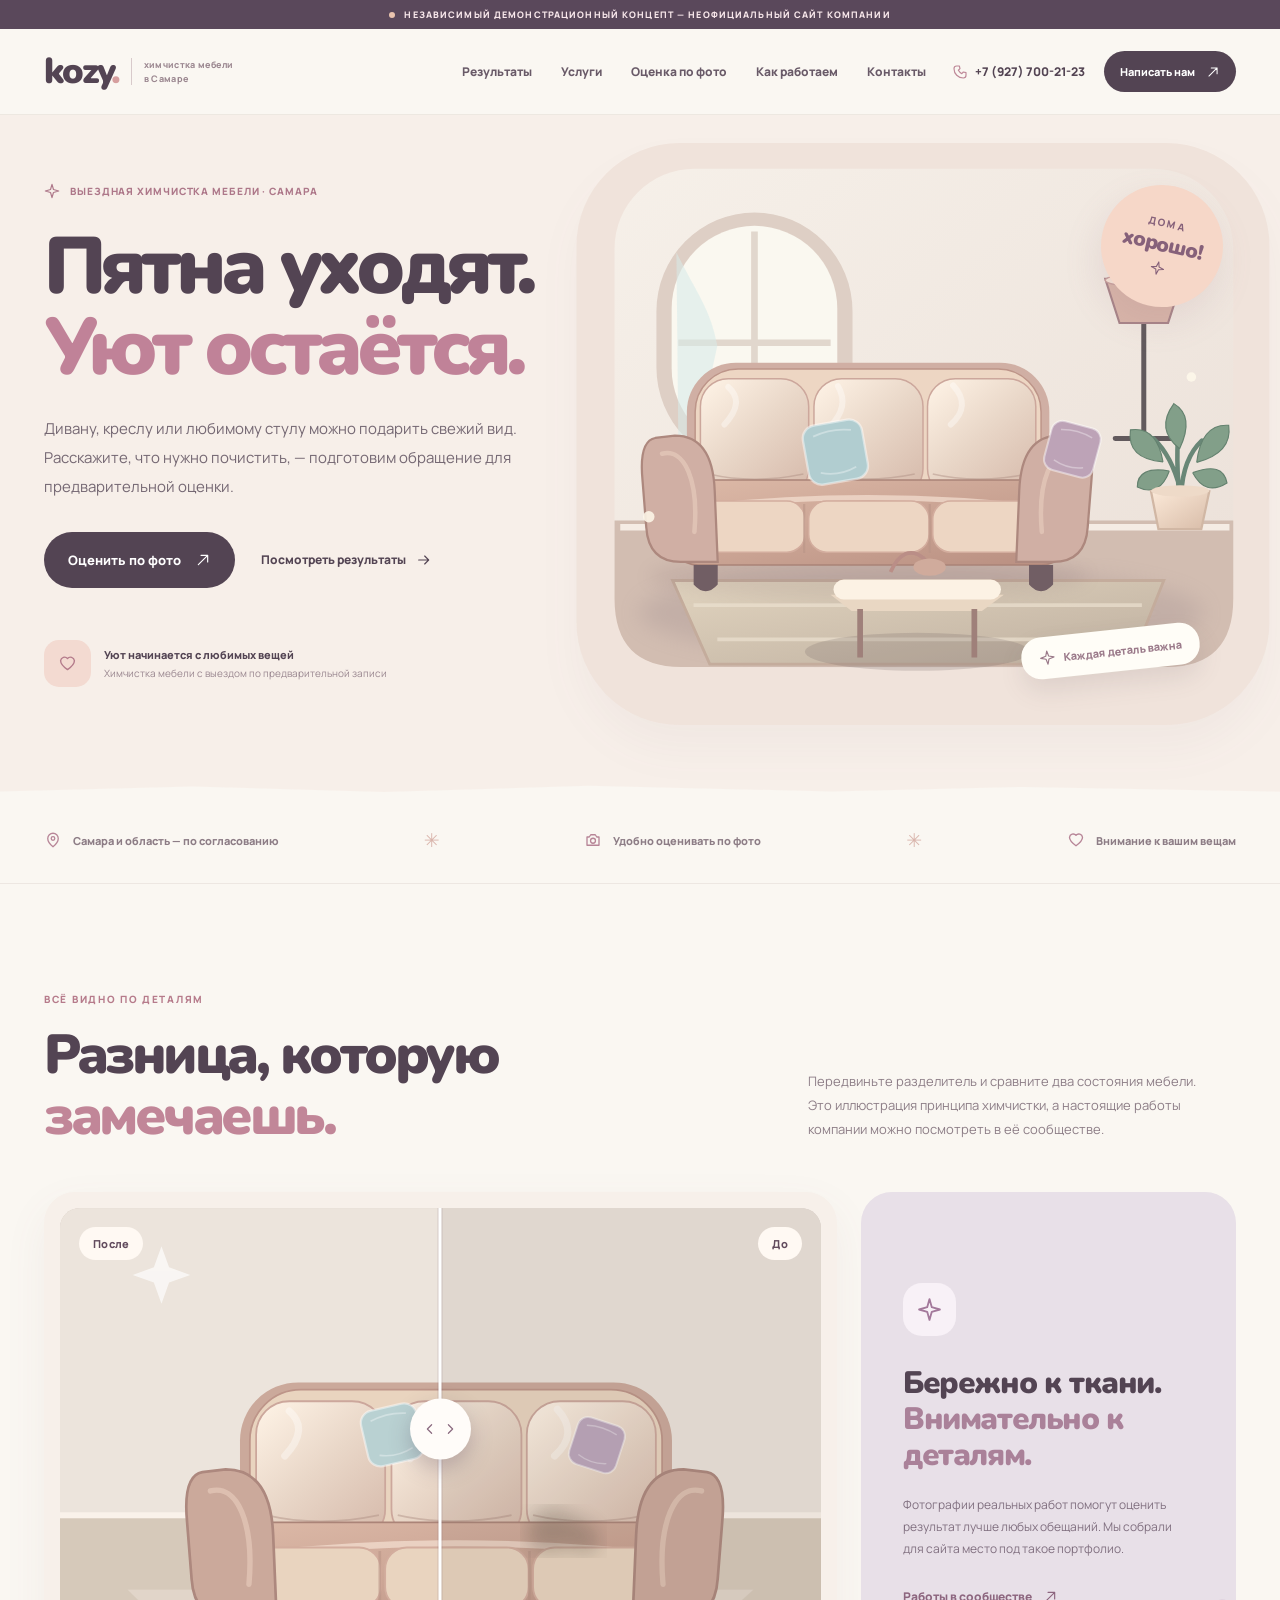
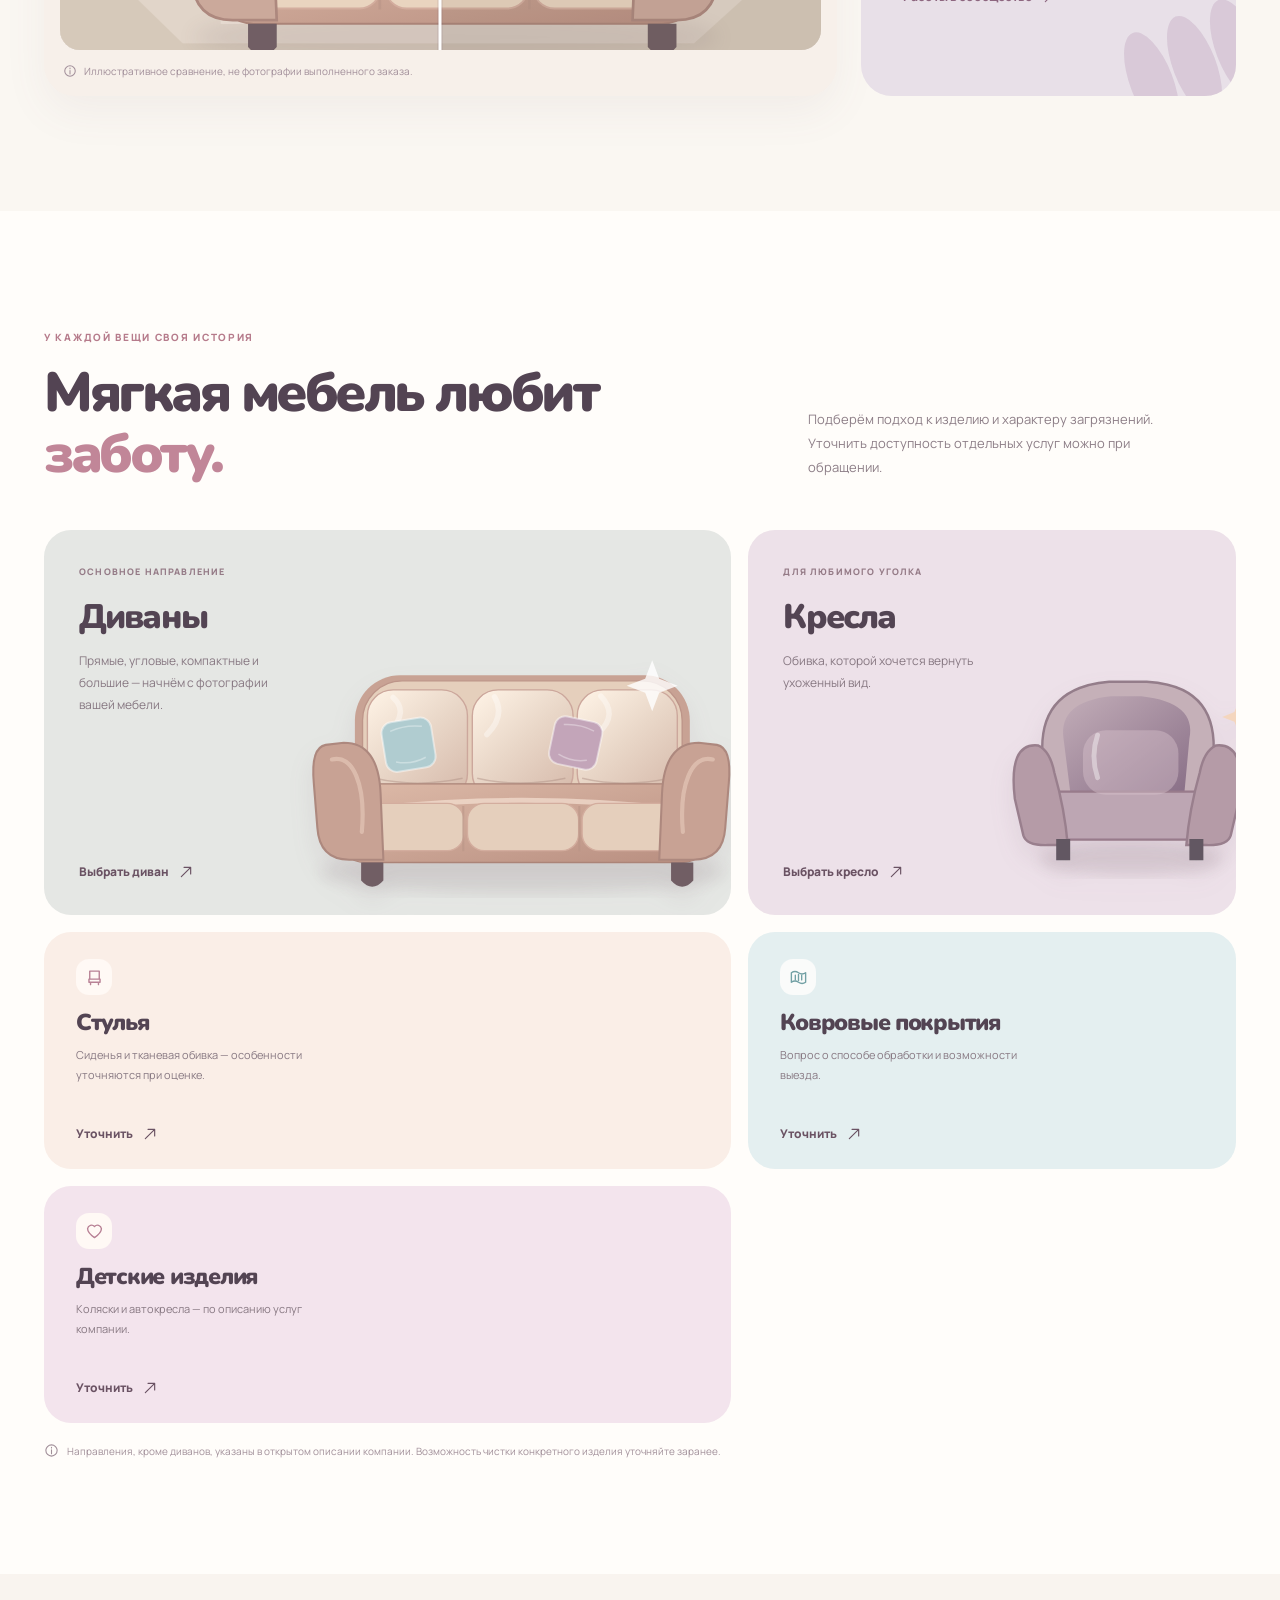
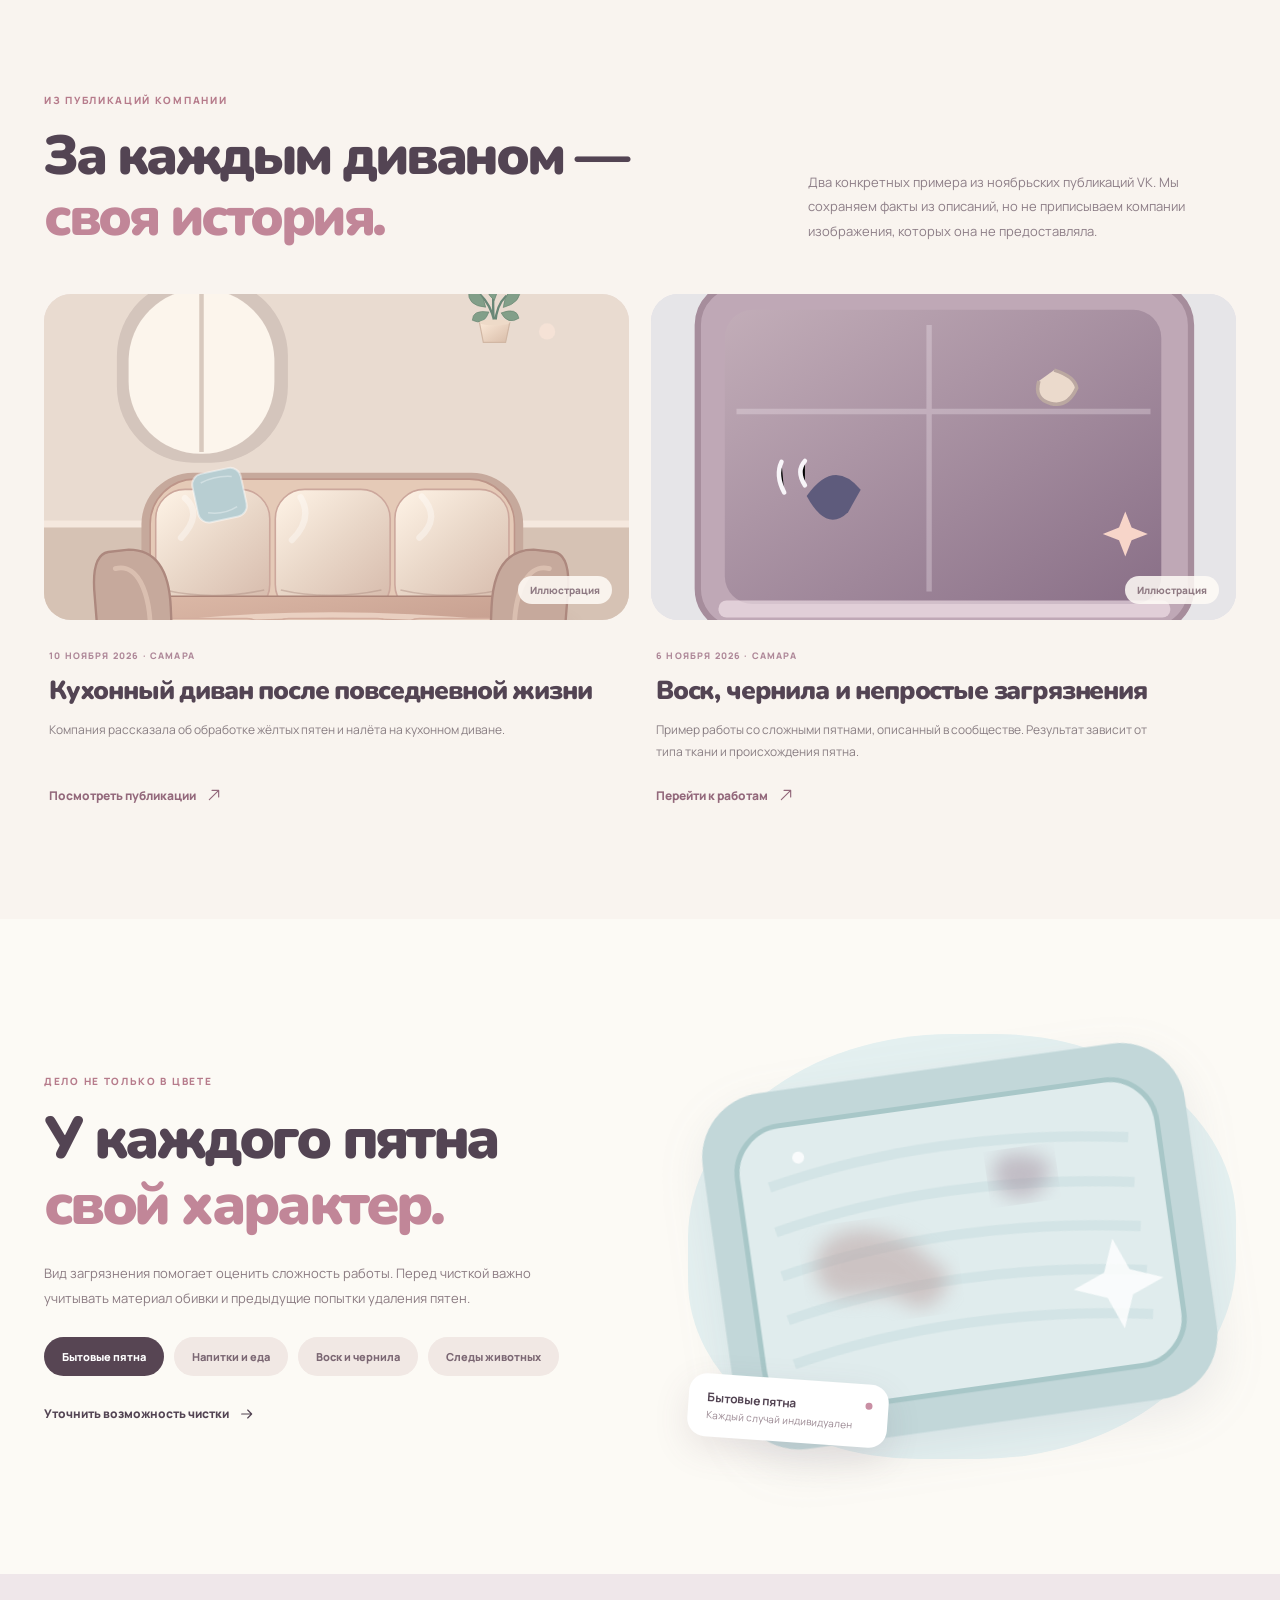
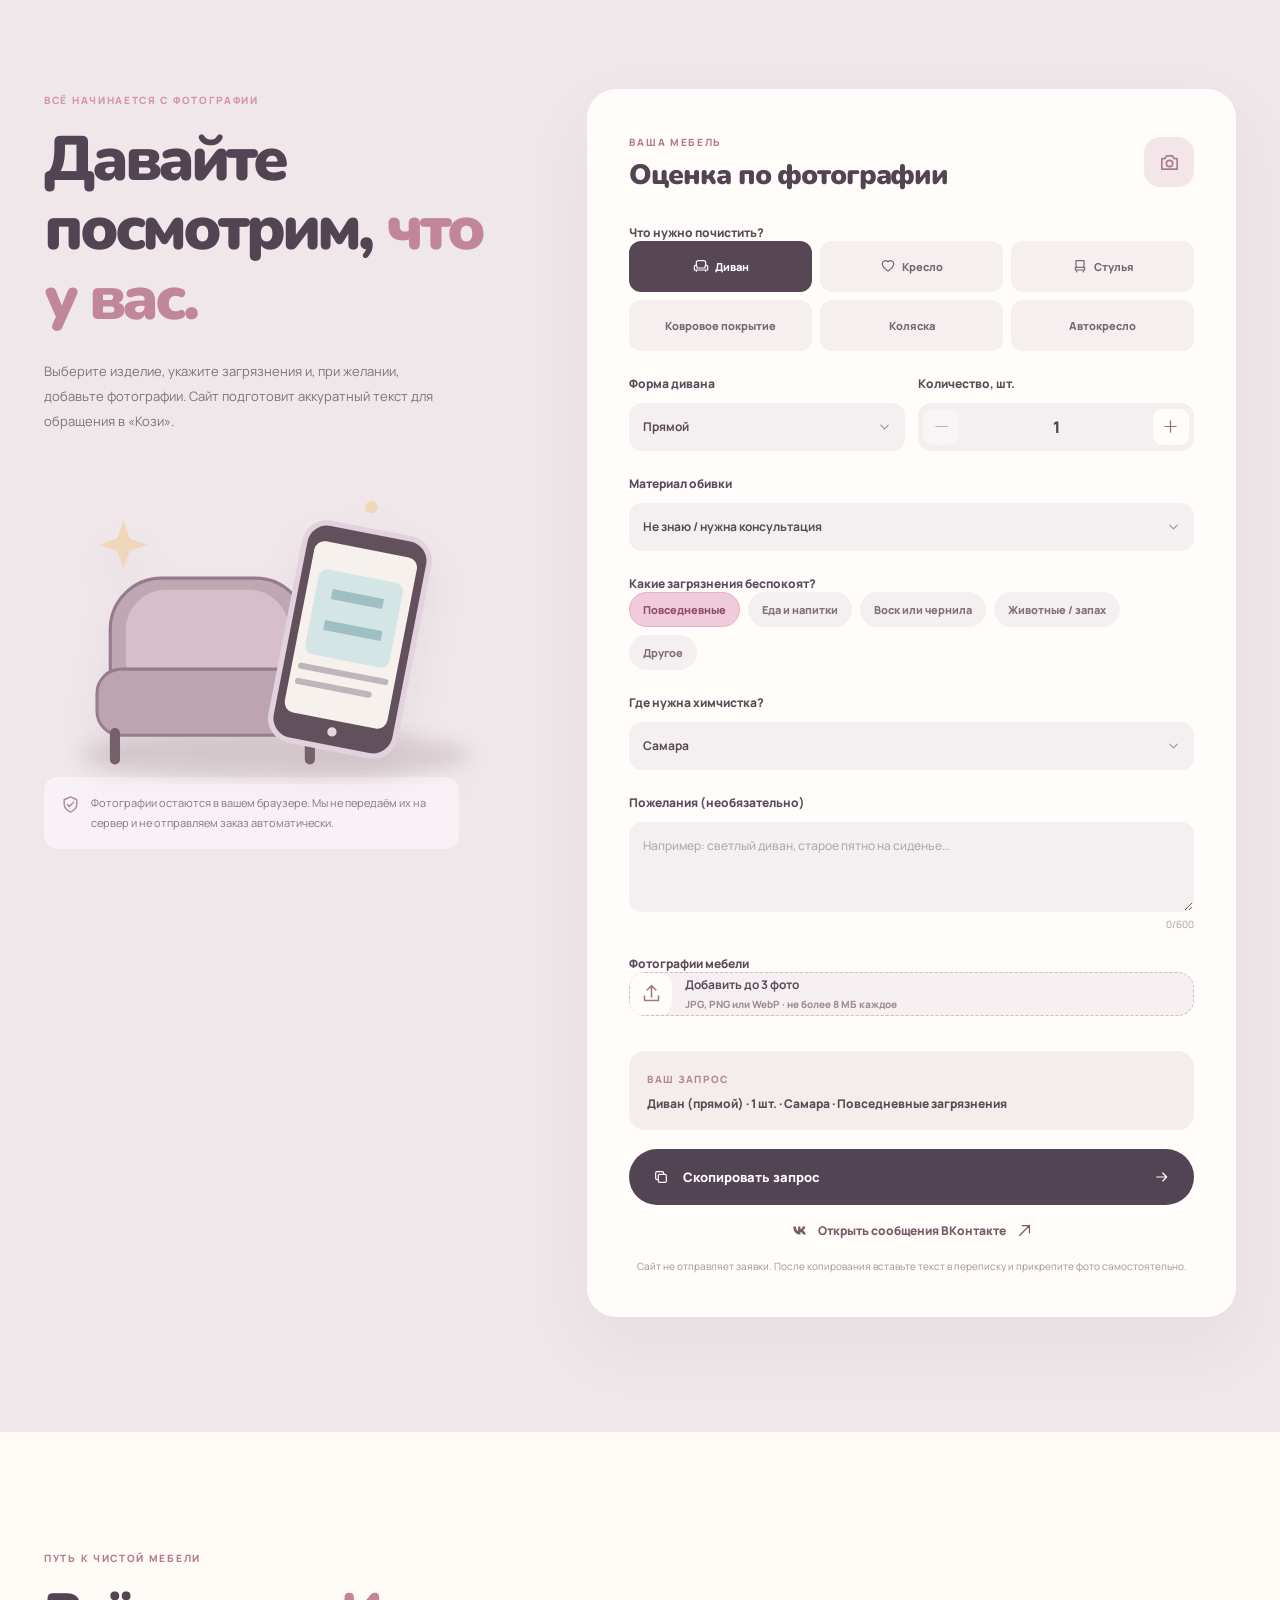
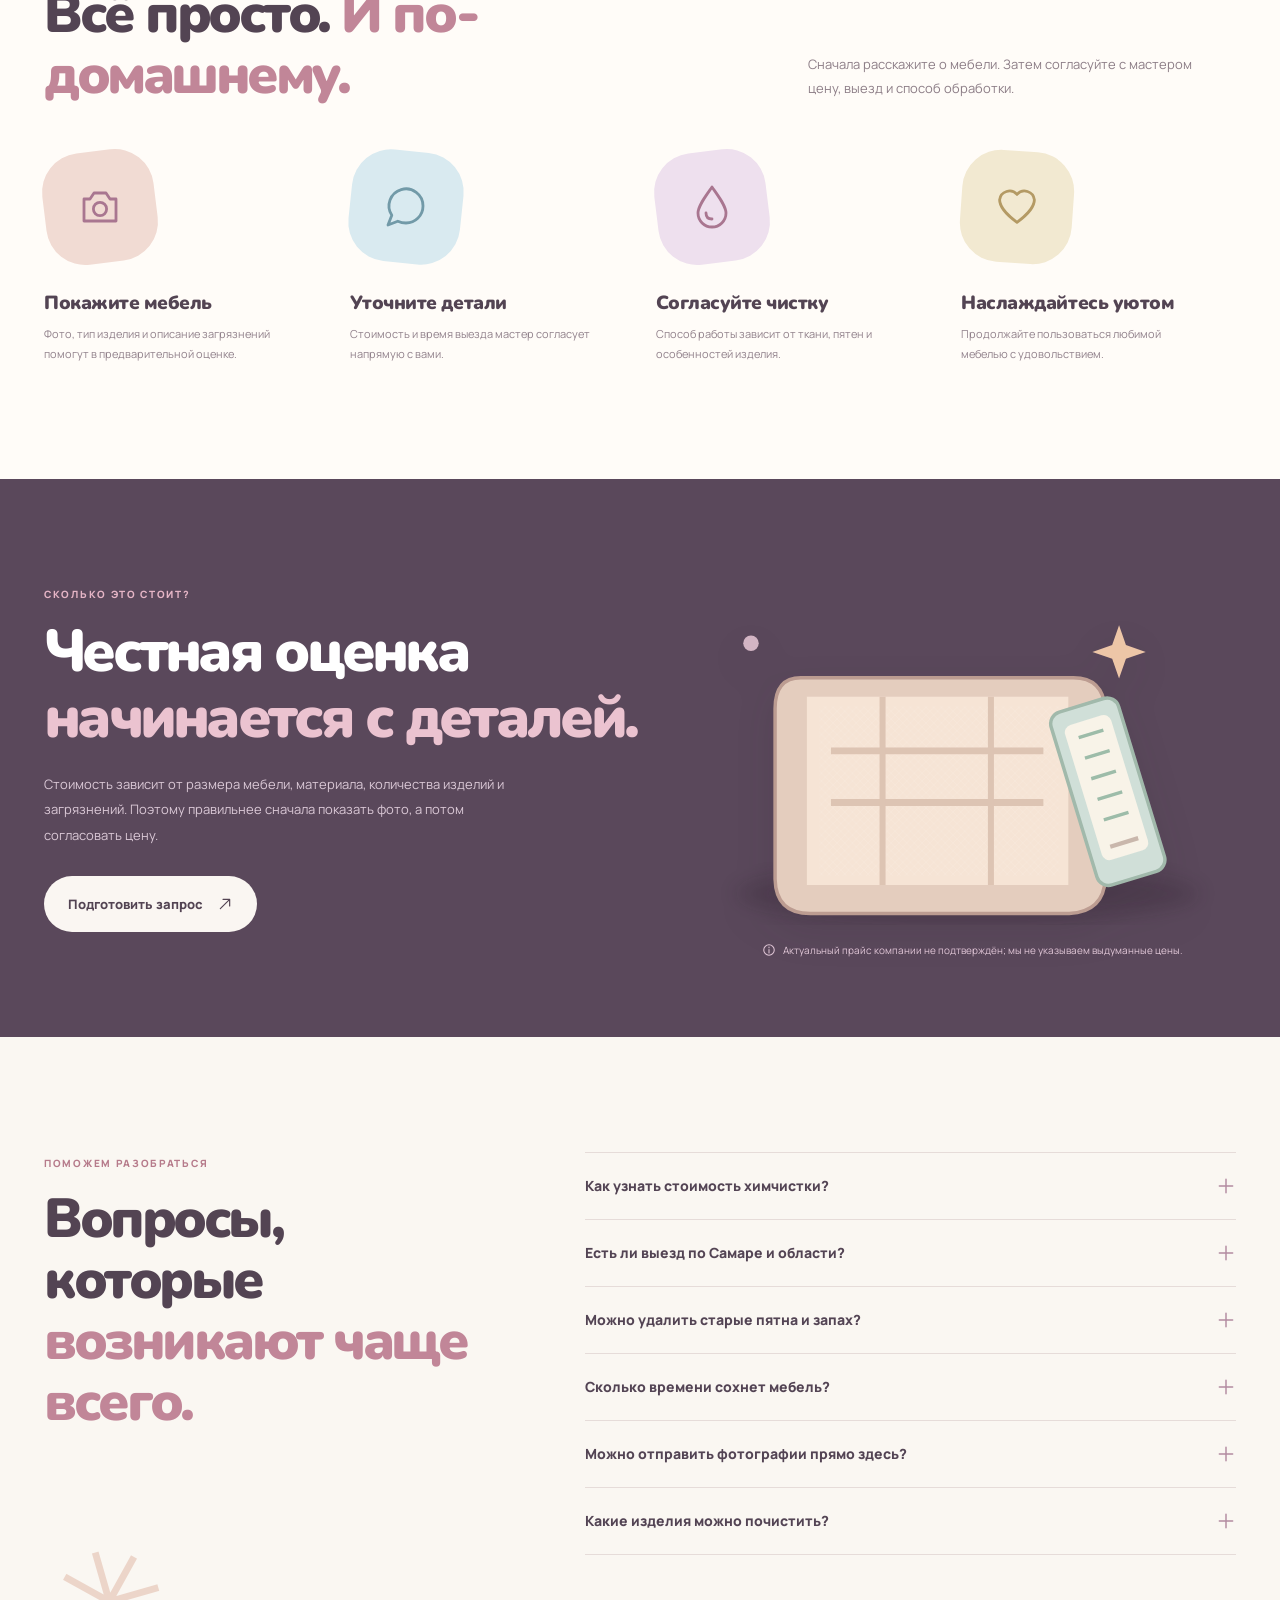
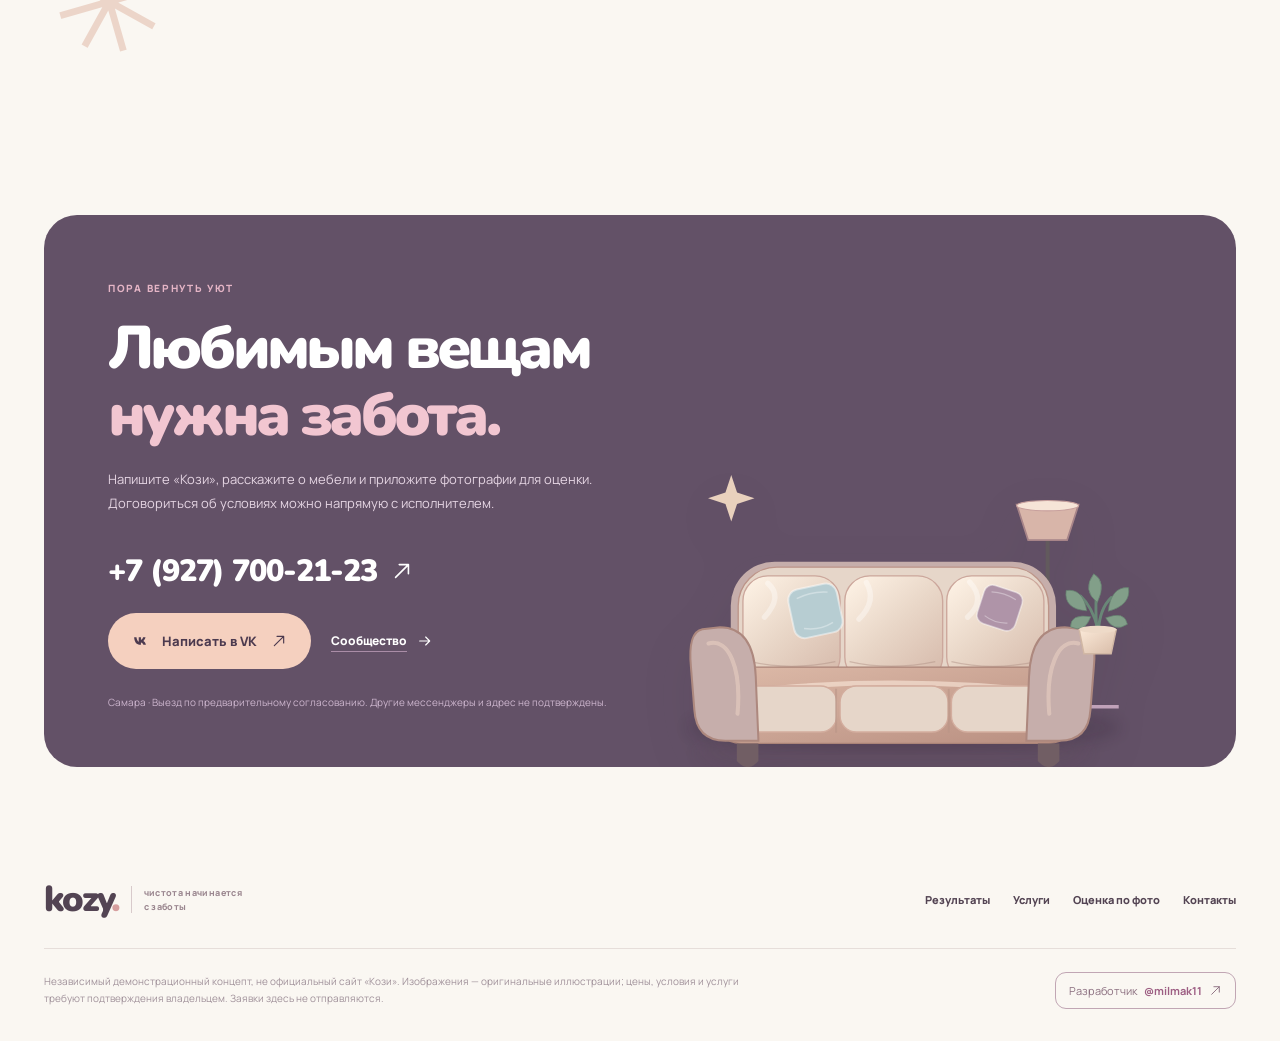
<file: index.html>
<!doctype html>
<html lang="ru">
<head>
  <meta charset="UTF-8"/>
  <meta name="viewport" content="width=device-width,initial-scale=1.0"/>
  <meta name="theme-color" content="#FAF7F2"/>
  <meta name="robots" content="noindex,nofollow,noarchive"/>
  <meta name="description" content="Независимый демонстрационный сайт химчистки мебели «Кози» в Самаре. Услуги, иллюстрированные примеры работ и оценка по фотографии."/>
  <link rel="icon" type="image/svg+xml" href="./assets/favicon.svg"/>
  <link rel="stylesheet" href="./styles.css"/>
  <title>Кози — химчистка мягкой мебели в Самаре | Демоверсия</title>
</head>
<body>
  <svg class="sprite" xmlns="http://www.w3.org/2000/svg" aria-hidden="true">
    <symbol id="i-arrow" viewBox="0 0 24 24"><path d="M4 12h15m-6-6 6 6-6 6"/></symbol>
    <symbol id="i-up" viewBox="0 0 24 24"><path d="M5 19 19 5M9 5h10v10"/></symbol>
    <symbol id="i-chevron" viewBox="0 0 24 24"><path d="m6 9 6 6 6-6"/></symbol>
    <symbol id="i-check" viewBox="0 0 24 24"><path d="m5 12 4 4L19 6"/></symbol>
    <symbol id="i-plus" viewBox="0 0 24 24"><path d="M12 4v16M4 12h16"/></symbol>
    <symbol id="i-minus" viewBox="0 0 24 24"><path d="M4 12h16"/></symbol>
    <symbol id="i-close" viewBox="0 0 24 24"><path d="M5 5 19 19M19 5 5 19"/></symbol>
    <symbol id="i-menu" viewBox="0 0 24 24"><path d="M4 7h16M4 12h16M4 17h16"/></symbol>
    <symbol id="i-phone" viewBox="0 0 24 24"><path d="M7 3h4l1 4-2.5 2.3a15 15 0 0 0 5.2 5.2L17 12l4 1v4c0 2.2-1.5 4-4 4A14 14 0 0 1 3 7c0-2.4 1.8-4 4-4Z"/></symbol>
    <symbol id="i-vk" viewBox="0 0 24 24"><path d="M3.2 6.4h3.5c.4 4.1 2 6.1 3.4 6.6V6.4h3.3v4c1.4-.3 2.8-2.1 3.2-4h3.7c-.6 2.9-2.2 4.7-3.4 5.6 1.6.8 3.5 2.6 4 5.7h-3.8c-.6-1.9-2-3.3-3.7-3.5v3.5h-.5c-6.1 0-9.2-3.8-9.7-11.3Z" fill="currentColor" stroke="none"/></symbol>
    <symbol id="i-location" viewBox="0 0 24 24"><path d="M19 10c0 5.4-7 11-7 11S5 15.4 5 10a7 7 0 0 1 14 0Z"/><circle cx="12" cy="10" r="2.4"/></symbol>
    <symbol id="i-camera" viewBox="0 0 24 24"><path d="M4 8h3l2-3h6l2 3h3v11H4V8Z"/><circle cx="12" cy="13" r="3.3"/></symbol>
    <symbol id="i-sparkle" viewBox="0 0 24 24"><path d="m12 2 2.2 7.8L22 12l-7.8 2.2L12 22l-2.2-7.8L2 12l7.8-2.2L12 2Z"/></symbol>
    <symbol id="i-sofa" viewBox="0 0 24 24"><path d="M5 11V7a3 3 0 0 1 3-3h8a3 3 0 0 1 3 3v4M4 11a2 2 0 0 0-2 2v5h20v-5a2 2 0 0 0-4 0v2H6v-2a2 2 0 0 0-2-2Zm1 7v2m14-2v2"/></symbol>
    <symbol id="i-fabric" viewBox="0 0 24 24"><path d="M3 6c3-2 6-2 9 0s6 2 9 0v12c-3 2-6 2-9 0s-6-2-9 0V6Z"/><path d="M8 9v6m4-7v8m4-7v6"/></symbol>
    <symbol id="i-chair" viewBox="0 0 24 24"><path d="M6 4h12v10H6zM5 14h14v4H5zM7 18v3m10-3v3"/></symbol>
    <symbol id="i-clock" viewBox="0 0 24 24"><circle cx="12" cy="12" r="9"/><path d="M12 7v5l4 2"/></symbol>
    <symbol id="i-heart" viewBox="0 0 24 24"><path d="M20.7 8.4c0 4.2-5.5 9-8.7 11.3-3.2-2.3-8.7-7.1-8.7-11.3A5 5 0 0 1 12 5.7a5 5 0 0 1 8.7 2.7Z"/></symbol>
    <symbol id="i-droplet" viewBox="0 0 24 24"><path d="M12 2c-3.5 5-7 9.5-7 13a7 7 0 0 0 14 0c0-3.5-3.5-8-7-13Z"/><path d="M9 15c0 2 1 3 3 3"/></symbol>
    <symbol id="i-copy" viewBox="0 0 24 24"><rect x="8" y="8" width="12" height="12" rx="2"/><path d="M16 8V6a2 2 0 0 0-2-2H6a2 2 0 0 0-2 2v8a2 2 0 0 0 2 2h2"/></symbol>
    <symbol id="i-upload" viewBox="0 0 24 24"><path d="M12 16V3M7 8l5-5 5 5M4 15v5h16v-5"/></symbol>
    <symbol id="i-shield" viewBox="0 0 24 24"><path d="M12 2.5 20 6v5.5c0 5-3 8-8 10-5-2-8-5-8-10V6Z"/><path d="m8 12 2.5 2.5 5.5-5.5"/></symbol>
    <symbol id="i-info" viewBox="0 0 24 24"><circle cx="12" cy="12" r="9"/><path d="M12 11v6m0-10v1"/></symbol>
    <symbol id="i-message" viewBox="0 0 24 24"><path d="M20.5 11.5a8.5 8.5 0 0 1-8.5 8.5c-1.5 0-2.8-.3-4.1-.9L3 21l1.9-4.9a8.5 8.5 0 1 1 15.6-4.6Z"/></symbol>
  </svg>

  <a class="skip" href="#main">Перейти к содержимому</a>
  <div class="demo-notice"><span class="notice-dot"></span> Независимый демонстрационный концепт — неофициальный сайт компании</div>
  <header class="header" id="top">
    <div class="container header-inner">
      <a href="#top" class="logo" aria-label="Кози — на главную"><span class="logo-word">kozy<span>.</span></span><span class="logo-caption">химчистка мебели<br/>в Самаре</span></a>
      <nav class="nav" aria-label="Основная навигация"><a href="#results">Результаты</a><a href="#services">Услуги</a><a href="#estimate">Оценка по фото</a><a href="#how">Как работаем</a><a href="#contacts">Контакты</a></nav>
      <div class="header-actions"><a class="header-phone" href="tel:+79277002123"><svg class="icon"><use href="#i-phone"/></svg> +7 (927) 700-21-23</a><a class="header-vk" href="https://vk.me/cozysamara" target="_blank" rel="noopener noreferrer">Написать нам <svg class="icon"><use href="#i-up"/></svg></a><button type="button" class="menu-toggle" id="menu-toggle" aria-expanded="false" aria-label="Открыть меню" aria-controls="mobile-nav"><svg class="icon"><use href="#i-menu"/></svg></button></div>
    </div>
    <nav id="mobile-nav" class="mobile-nav" hidden aria-label="Меню для телефона"><a href="#results">Результаты</a><a href="#services">Услуги</a><a href="#estimate">Оценка по фото</a><a href="#how">Как работаем</a><a href="#faq">Вопросы</a><a href="#contacts">Контакты</a></nav>
  </header>

  <main id="main">
    <section class="hero" aria-labelledby="hero-title"><div class="container hero-grid">
      <div class="hero-copy reveal">
        <span class="eyebrow"><svg class="icon"><use href="#i-sparkle"/></svg> ВЫЕЗДНАЯ ХИМЧИСТКА МЕБЕЛИ · САМАРА</span>
        <h1 id="hero-title">Пятна уходят.<br/><em>Уют остаётся.</em></h1>
        <p>Дивану, креслу или любимому стулу можно подарить свежий вид. Расскажите, что нужно почистить, — подготовим обращение для предварительной оценки.</p>
        <div class="hero-cta"><a href="#estimate" class="btn btn-plum">Оценить по фото <svg class="icon"><use href="#i-up"/></svg></a><a href="#results" class="text-arrow">Посмотреть результаты <svg class="icon"><use href="#i-arrow"/></svg></a></div>
        <div class="hero-mini"><span class="mini-spark"><svg class="icon"><use href="#i-heart"/></svg></span><div><strong>Уют начинается с любимых вещей</strong><small>Химчистка мебели с выездом по предварительной записи</small></div></div>
      </div>
      <div class="hero-visual reveal"><img src="./assets/hero-room.svg" alt="Авторская иллюстрация светлого дивана в уютной комнате" class="hero-illustration"/><div class="hero-stamp"><span>ДОМА</span><strong>хорошо!</strong><svg class="icon"><use href="#i-sparkle"/></svg></div><div class="hero-tag"><svg class="icon"><use href="#i-sparkle"/></svg> Каждая деталь важна</div></div>
    </div><div class="hero-wave" aria-hidden="true"></div></section>

    <div class="benefit-strip"><div class="container strip-items"><div><svg class="icon"><use href="#i-location"/></svg><span>Самара и область — по согласованию</span></div><span class="strip-flower" aria-hidden="true">✳</span><div><svg class="icon"><use href="#i-camera"/></svg><span>Удобно оценивать по фото</span></div><span class="strip-flower" aria-hidden="true">✳</span><div><svg class="icon"><use href="#i-heart"/></svg><span>Внимание к вашим вещам</span></div></div></div>

    <section class="section section-results" id="results"><div class="container">
      <div class="section-intro two-col reveal"><div><span class="kicker">ВСЁ ВИДНО ПО ДЕТАЛЯМ</span><h2>Разница, которую <em>замечаешь.</em></h2></div><p>Передвиньте разделитель и сравните два состояния мебели. Это иллюстрация принципа химчистки, а настоящие работы компании можно посмотреть в её сообществе.</p></div>
      <div class="comparison-layout"><div class="comparison reveal">
        <div class="compare-frame" id="compare-frame" style="--split:50%">
          <div class="compare-image compare-dirty"><img src="./assets/compare-before.svg" alt="Демонстрационный рисунок загрязнённого дивана"/><span class="compare-pill pill-before">До</span></div>
          <div class="compare-image compare-clean" id="compare-clean"><img src="./assets/compare-after.svg" alt="Демонстрационный рисунок того же дивана после условной чистки"/><span class="compare-pill pill-after">После</span></div>
          <div class="compare-line"><span class="compare-handle"><svg class="icon compare-left"><use href="#i-chevron"/></svg><svg class="icon compare-right"><use href="#i-chevron"/></svg></span></div>
        </div><label class="visually-hidden" for="compare-slider">Сравнить состояние до и после</label><input id="compare-slider" class="compare-slider" type="range" min="0" max="100" value="50" aria-label="Переместите разделитель сравнения"/>
        <p class="compare-note"><svg class="icon"><use href="#i-info"/></svg> Иллюстративное сравнение, не фотографии выполненного заказа.</p>
      </div><aside class="compare-sidebar reveal"><div class="side-symbol"><svg class="icon"><use href="#i-sparkle"/></svg></div><h3>Бережно к ткани.<br/><em>Внимательно к деталям.</em></h3><p>Фотографии реальных работ помогут оценить результат лучше любых обещаний. Мы собрали для сайта место под такое портфолио.</p><a href="https://vk.com/cozysamara" target="_blank" rel="noopener noreferrer" class="arrow-link">Работы в сообществе <svg class="icon"><use href="#i-up"/></svg></a><div class="side-decoration" aria-hidden="true"><span></span><span></span><span></span></div></aside></div>
    </div></section>

    <section class="section services-section" id="services"><div class="container"><div class="section-intro two-col reveal"><div><span class="kicker">У КАЖДОЙ ВЕЩИ СВОЯ ИСТОРИЯ</span><h2>Мягкая мебель любит <em>заботу.</em></h2></div><p>Подберём подход к изделию и характеру загрязнений. Уточнить доступность отдельных услуг можно при обращении.</p></div>
      <div class="services-grid">
        <article class="service-card service-main reveal" data-service="Диван"><div class="card-copy"><span class="service-chip">ОСНОВНОЕ НАПРАВЛЕНИЕ</span><h3>Диваны</h3><p>Прямые, угловые, компактные и большие — начнём с фотографии вашей мебели.</p><button type="button" class="service-action" data-service-choice="Диван">Выбрать диван <svg class="icon"><use href="#i-up"/></svg></button></div><img src="./assets/service-sofa.svg" alt="Авторский рисунок светлого дивана"/></article>
        <article class="service-card service-chair reveal" data-service="Кресло"><div class="card-copy"><span class="service-chip">ДЛЯ ЛЮБИМОГО УГОЛКА</span><h3>Кресла</h3><p>Обивка, которой хочется вернуть ухоженный вид.</p><button type="button" class="service-action" data-service-choice="Кресло">Выбрать кресло <svg class="icon"><use href="#i-up"/></svg></button></div><img src="./assets/service-chair.svg" alt="Авторский рисунок мягкого кресла"/></article>
        <article class="service-card service-small reveal" data-service="Стулья"><span class="service-icon"><svg class="icon"><use href="#i-chair"/></svg></span><h3>Стулья</h3><p>Сиденья и тканевая обивка — особенности уточняются при оценке.</p><button type="button" class="service-action" data-service-choice="Стулья">Уточнить <svg class="icon"><use href="#i-up"/></svg></button></article>
        <article class="service-card service-small service-rug reveal" data-service="Ковровое покрытие"><span class="service-icon"><svg class="icon"><use href="#i-fabric"/></svg></span><h3>Ковровые покрытия</h3><p>Вопрос о способе обработки и возможности выезда.</p><button type="button" class="service-action" data-service-choice="Ковровое покрытие">Уточнить <svg class="icon"><use href="#i-up"/></svg></button></article>
        <article class="service-card service-small service-kids reveal" data-service="Детская коляска"><span class="service-icon"><svg class="icon"><use href="#i-heart"/></svg></span><h3>Детские изделия</h3><p>Коляски и автокресла — по описанию услуг компании.</p><button type="button" class="service-action" data-service-choice="Детская коляска">Уточнить <svg class="icon"><use href="#i-up"/></svg></button></article>
      </div><p class="section-disclaimer"><svg class="icon"><use href="#i-info"/></svg> Направления, кроме диванов, указаны в открытом описании компании. Возможность чистки конкретного изделия уточняйте заранее.</p>
    </div></section>

    <section class="section cases-section" id="cases"><div class="container"><div class="section-intro two-col reveal"><div><span class="kicker">ИЗ ПУБЛИКАЦИЙ КОМПАНИИ</span><h2>За каждым диваном — <em>своя история.</em></h2></div><p>Два конкретных примера из ноябрьских публикаций VK. Мы сохраняем факты из описаний, но не приписываем компании изображения, которых она не предоставляла.</p></div>
       <div class="case-grid"><article class="case-card reveal"><div class="case-image case-kitchen"><img src="./assets/case-kitchen.svg" alt="Демонстрационная иллюстрация небольшого кухонного дивана"/><span class="case-label">Иллюстрация</span></div><div class="case-body"><span class="case-meta">10 НОЯБРЯ 2026 · САМАРА</span><h3>Кухонный диван после повседневной жизни</h3><p>Компания рассказала об обработке жёлтых пятен и налёта на кухонном диване.</p><a class="arrow-link" href="https://vk.com/cozysamara" target="_blank" rel="noopener noreferrer">Посмотреть публикации <svg class="icon"><use href="#i-up"/></svg></a></div></article>
       <article class="case-card reveal"><div class="case-image case-stains"><img src="./assets/case-stains.svg" alt="Авторская иллюстрация обивки со следами чернил и воска"/><span class="case-label">Иллюстрация</span></div><div class="case-body"><span class="case-meta">6 НОЯБРЯ 2026 · САМАРА</span><h3>Воск, чернила и непростые загрязнения</h3><p>Пример работы со сложными пятнами, описанный в сообществе. Результат зависит от типа ткани и происхождения пятна.</p><a class="arrow-link" href="https://vk.com/cozysamara" target="_blank" rel="noopener noreferrer">Перейти к работам <svg class="icon"><use href="#i-up"/></svg></a></div></article></div>
    </div></section>

    <section class="section stain-section" id="stains"><div class="container stain-layout"><div class="stain-copy reveal"><span class="kicker">ДЕЛО НЕ ТОЛЬКО В ЦВЕТЕ</span><h2>У каждого пятна <em>свой характер.</em></h2><p>Вид загрязнения помогает оценить сложность работы. Перед чисткой важно учитывать материал обивки и предыдущие попытки удаления пятен.</p><div class="stain-actions" role="group" aria-label="Выберите вид загрязнения"><button class="stain-chip active" data-stain="Бытовые пятна" type="button" aria-pressed="true">Бытовые пятна</button><button class="stain-chip" data-stain="Напитки и еда" type="button" aria-pressed="false">Напитки и еда</button><button class="stain-chip" data-stain="Воск и чернила" type="button" aria-pressed="false">Воск и чернила</button><button class="stain-chip" data-stain="Следы животных" type="button" aria-pressed="false">Следы животных</button></div><a href="#estimate" class="text-arrow">Уточнить возможность чистки <svg class="icon"><use href="#i-arrow"/></svg></a></div><div class="stain-art reveal"><img src="./assets/stain-textile.svg" alt="Иллюстрация ткани с разными типами пятен"/><div class="stain-floating"><span class="floating-dot"></span><strong id="selected-stain">Бытовые пятна</strong><small>Каждый случай индивидуален</small></div></div></div></section>

    <section class="section estimate-section" id="estimate"><div class="container estimate-grid">
      <div class="estimate-intro reveal"><span class="kicker kicker-pink">ВСЁ НАЧИНАЕТСЯ С ФОТОГРАФИИ</span><h2>Давайте посмотрим, <em>что у вас.</em></h2><p>Выберите изделие, укажите загрязнения и, при желании, добавьте фотографии. Сайт подготовит аккуратный текст для обращения в «Кози».</p><img class="estimate-art" src="./assets/estimate-scene.svg" alt="Авторская иллюстрация кресла и смартфона с фотографией"/><div class="estimate-hint"><svg class="icon"><use href="#i-shield"/></svg><span>Фотографии остаются в вашем браузере. Мы не передаём их на сервер и не отправляем заказ автоматически.</span></div></div>
      <div class="estimate-card reveal"><div class="form-top"><div><span class="kicker">ВАША МЕБЕЛЬ</span><h3>Оценка по фотографии</h3></div><span class="form-top-icon"><svg class="icon"><use href="#i-camera"/></svg></span></div>
      <fieldset class="form-group"><legend>Что нужно почистить?</legend><div class="furniture-choices" id="furniture-choices"><button type="button" data-item="Диван" class="active" aria-pressed="true"><svg class="icon"><use href="#i-sofa"/></svg> Диван</button><button type="button" data-item="Кресло" aria-pressed="false"><svg class="icon"><use href="#i-heart"/></svg> Кресло</button><button type="button" data-item="Стулья" aria-pressed="false"><svg class="icon"><use href="#i-chair"/></svg> Стулья</button><button type="button" data-item="Ковровое покрытие" aria-pressed="false">Ковровое покрытие</button><button type="button" data-item="Детская коляска" aria-pressed="false">Коляска</button><button type="button" data-item="Автокресло" aria-pressed="false">Автокресло</button></div></fieldset>
      <div class="form-grid"><div class="form-group" id="sofa-type-group"><label for="sofa-type">Форма дивана</label><div class="select-wrap"><select id="sofa-type"><option>Прямой</option><option>Угловой</option><option>П-образный</option><option>Другой</option></select><svg class="icon"><use href="#i-chevron"/></svg></div></div><div class="form-group"><label for="furniture-count">Количество, шт.</label><div class="stepper"><button type="button" id="count-minus" aria-label="Уменьшить количество"><svg class="icon"><use href="#i-minus"/></svg></button><output id="count-display" for="furniture-count">1</output><input class="visually-hidden" type="number" id="furniture-count" min="1" max="8" value="1"/><button type="button" id="count-plus" aria-label="Увеличить количество"><svg class="icon"><use href="#i-plus"/></svg></button></div></div></div>
      <div class="form-group"><label for="material">Материал обивки</label><div class="select-wrap"><select id="material"><option>Не знаю / нужна консультация</option><option>Ткань</option><option>Велюр</option><option>Рогожка</option><option>Микрофибра</option><option>Другой материал</option></select><svg class="icon"><use href="#i-chevron"/></svg></div></div>
      <fieldset class="form-group"><legend>Какие загрязнения беспокоят?</legend><div class="problem-choices" id="problem-choices"><label><input type="checkbox" value="Повседневные загрязнения" checked/><span>Повседневные</span></label><label><input type="checkbox" value="Пятна от еды и напитков"/><span>Еда и напитки</span></label><label><input type="checkbox" value="Воск или чернила"/><span>Воск или чернила</span></label><label><input type="checkbox" value="Запахи и следы животных"/><span>Животные / запах</span></label><label><input type="checkbox" value="Другое"/><span>Другое</span></label></div></fieldset>
      <div class="form-group"><label for="district">Где нужна химчистка?</label><div class="select-wrap"><select id="district"><option>Самара</option><option>Самарская область (условия уточнить)</option></select><svg class="icon"><use href="#i-chevron"/></svg></div></div>
      <div class="form-group"><label for="comment">Пожелания (необязательно)</label><textarea id="comment" rows="3" maxlength="600" placeholder="Например: светлый диван, старое пятно на сиденье…"></textarea><span class="char-count"><span id="comment-length">0</span>/600</span></div>
      <fieldset class="form-group"><legend>Фотографии мебели</legend><label class="upload-zone" for="photos"><input type="file" id="photos" accept="image/jpeg,image/png,image/webp" multiple/><span class="upload-icon"><svg class="icon"><use href="#i-upload"/></svg></span><span><strong>Добавить до 3 фото</strong><small>JPG, PNG или WebP · не более 8 МБ каждое</small></span></label><div id="photo-previews" class="photo-previews" aria-live="polite"></div></fieldset>
      <div class="request-summary"><span class="summary-title">ВАШ ЗАПРОС</span><p id="summary-text">Диван · 1 шт. · Самара</p></div>
      <button class="btn btn-plum full-btn" type="button" id="copy-request"><svg class="icon"><use href="#i-copy"/></svg> Скопировать запрос <svg class="icon tail"><use href="#i-arrow"/></svg></button><a href="https://vk.me/cozysamara" target="_blank" rel="noopener noreferrer" class="vk-next"><svg class="icon"><use href="#i-vk"/></svg> Открыть сообщения ВКонтакте <svg class="icon"><use href="#i-up"/></svg></a><p class="form-disclaimer">Сайт не отправляет заявки. После копирования вставьте текст в переписку и прикрепите фото самостоятельно.</p>
      </div>
    </div></section>

    <section class="section steps-section" id="how"><div class="container"><div class="section-intro two-col reveal"><div><span class="kicker">ПУТЬ К ЧИСТОЙ МЕБЕЛИ</span><h2>Всё просто. <em>И по-домашнему.</em></h2></div><p>Сначала расскажите о мебели. Затем согласуйте с мастером цену, выезд и способ обработки.</p></div><div class="steps-list"><article class="step reveal"><div class="step-circle step-peach"><svg class="icon"><use href="#i-camera"/></svg></div><h3>Покажите мебель</h3><p>Фото, тип изделия и описание загрязнений помогут в предварительной оценке.</p></article><article class="step reveal"><div class="step-circle step-blue"><svg class="icon"><use href="#i-message"/></svg></div><h3>Уточните детали</h3><p>Стоимость и время выезда мастер согласует напрямую с вами.</p></article><article class="step reveal"><div class="step-circle step-lilac"><svg class="icon"><use href="#i-droplet"/></svg></div><h3>Согласуйте чистку</h3><p>Способ работы зависит от ткани, пятен и особенностей изделия.</p></article><article class="step reveal"><div class="step-circle step-cream"><svg class="icon"><use href="#i-heart"/></svg></div><h3>Наслаждайтесь уютом</h3><p>Продолжайте пользоваться любимой мебелью с удовольствием.</p></article></div></div></section>

    <section class="section pricing-section" id="prices"><div class="container pricing-grid"><div class="pricing-copy reveal"><span class="kicker kicker-light">СКОЛЬКО ЭТО СТОИТ?</span><h2>Честная оценка <em>начинается с деталей.</em></h2><p>Стоимость зависит от размера мебели, материала, количества изделий и загрязнений. Поэтому правильнее сначала показать фото, а потом согласовать цену.</p><a class="btn btn-white" href="#estimate">Подготовить запрос <svg class="icon"><use href="#i-up"/></svg></a></div><div class="pricing-art reveal"><img src="./assets/pricing-scene.svg" alt="Иллюстрация подушки, рулетки и мягких фактур"/><span class="pricing-art-note"><svg class="icon"><use href="#i-info"/></svg> Актуальный прайс компании не подтверждён; мы не указываем выдуманные цены.</span></div></div></section>

    <section class="section faq-section" id="faq"><div class="container faq-grid"><div class="faq-title reveal"><span class="kicker">ПОМОЖЕМ РАЗОБРАТЬСЯ</span><h2>Вопросы, которые <em>возникают чаще всего.</em></h2><div class="faq-flower" aria-hidden="true">✳</div></div><div class="faq-list reveal"><details><summary>Как узнать стоимость химчистки?<svg class="icon"><use href="#i-plus"/></svg></summary><p>Выберите мебель, опишите загрязнения и отправьте мастеру фотографии. Ориентировочную стоимость можно уточнить напрямую в компании. Демоверсия не рассчитывает цену без действующего прайса.</p></details><details><summary>Есть ли выезд по Самаре и области?<svg class="icon"><use href="#i-plus"/></svg></summary><p>Компания заявляет выездное обслуживание в Самаре, а условия поездки по области нужно уточнять индивидуально. Стоимость, минимальная сумма заказа и доступные адреса не подтверждены.</p></details><details><summary>Можно удалить старые пятна и запах?<svg class="icon"><use href="#i-plus"/></svg></summary><p>Компания описывает работу со сложными загрязнениями, но результат зависит от типа обивки, происхождения пятна и прошлых попыток чистки. Полное удаление любых загрязнений заранее не гарантируется.</p></details><details><summary>Сколько времени сохнет мебель?<svg class="icon"><use href="#i-plus"/></svg></summary><p>Время высыхания зависит от материала, способа чистки, температуры и вентиляции. Точный ориентир лучше уточнить у мастера для конкретного изделия.</p></details><details><summary>Можно отправить фотографии прямо здесь?<svg class="icon"><use href="#i-plus"/></svg></summary><p>В этой независимой демонстрации можно выбрать до трёх изображений и посмотреть миниатюры. Фотографии никуда не отправляются: чтобы получить оценку, прикрепите их самостоятельно в чате VK.</p></details><details><summary>Какие изделия можно почистить?<svg class="icon"><use href="#i-plus"/></svg></summary><p>Основное направление — диваны и мягкая мебель. В описании сообщества также перечислены кресла, стулья, ковровые покрытия и детские изделия. Уточните возможность работы с конкретным материалом перед заказом.</p></details></div></div></section>

    <section class="contacts-section" id="contacts"><div class="container"><div class="contacts-panel reveal"><div class="contacts-copy"><span class="kicker kicker-light">ПОРА ВЕРНУТЬ УЮТ</span><h2>Любимым вещам <em>нужна забота.</em></h2><p>Напишите «Кози», расскажите о мебели и приложите фотографии для оценки. Договориться об условиях можно напрямую с исполнителем.</p><a class="contact-phone" href="tel:+79277002123">+7 (927) 700-21-23 <svg class="icon"><use href="#i-up"/></svg></a><div class="contacts-buttons"><a class="btn btn-peach" href="https://vk.me/cozysamara" target="_blank" rel="noopener noreferrer"><svg class="icon"><use href="#i-vk"/></svg> Написать в VK <svg class="icon"><use href="#i-up"/></svg></a><a class="under-link under-link-white" href="https://vk.com/cozysamara" target="_blank" rel="noopener noreferrer">Сообщество <svg class="icon"><use href="#i-arrow"/></svg></a></div><small>Самара · Выезд по предварительному согласованию. Другие мессенджеры и адрес не подтверждены.</small></div><img src="./assets/contact-scene.svg" alt="Авторская иллюстрация уютного дивана, лампы и комнатного растения"/></div></div></section>
  </main>

  <footer class="footer"><div class="container footer-top"><a href="#top" class="logo logo-footer"><span class="logo-word">kozy<span>.</span></span><span class="logo-caption">чистота начинается<br/>с заботы</span></a><div class="footer-links"><a href="#results">Результаты</a><a href="#services">Услуги</a><a href="#estimate">Оценка по фото</a><a href="#contacts">Контакты</a></div></div><div class="container footer-bottom"><p>Независимый демонстрационный концепт, не официальный сайт «Кози». Изображения — оригинальные иллюстрации; цены, условия и услуги требуют подтверждения владельцем. Заявки здесь не отправляются.</p><a href="https://t.me/milmak11" class="developer-tag" target="_blank" rel="noopener noreferrer">Разработчик <strong>@milmak11</strong><svg class="icon"><use href="#i-up"/></svg></a></div></footer>
  <div class="mobile-cta"><a href="#estimate"><svg class="icon"><use href="#i-camera"/></svg> Оценить по фото <svg class="icon"><use href="#i-up"/></svg></a></div>
  <div id="toast" class="toast" role="status" aria-live="polite"></div>
  <script src="./script.js" defer></script>
</body>
</html>
</file>
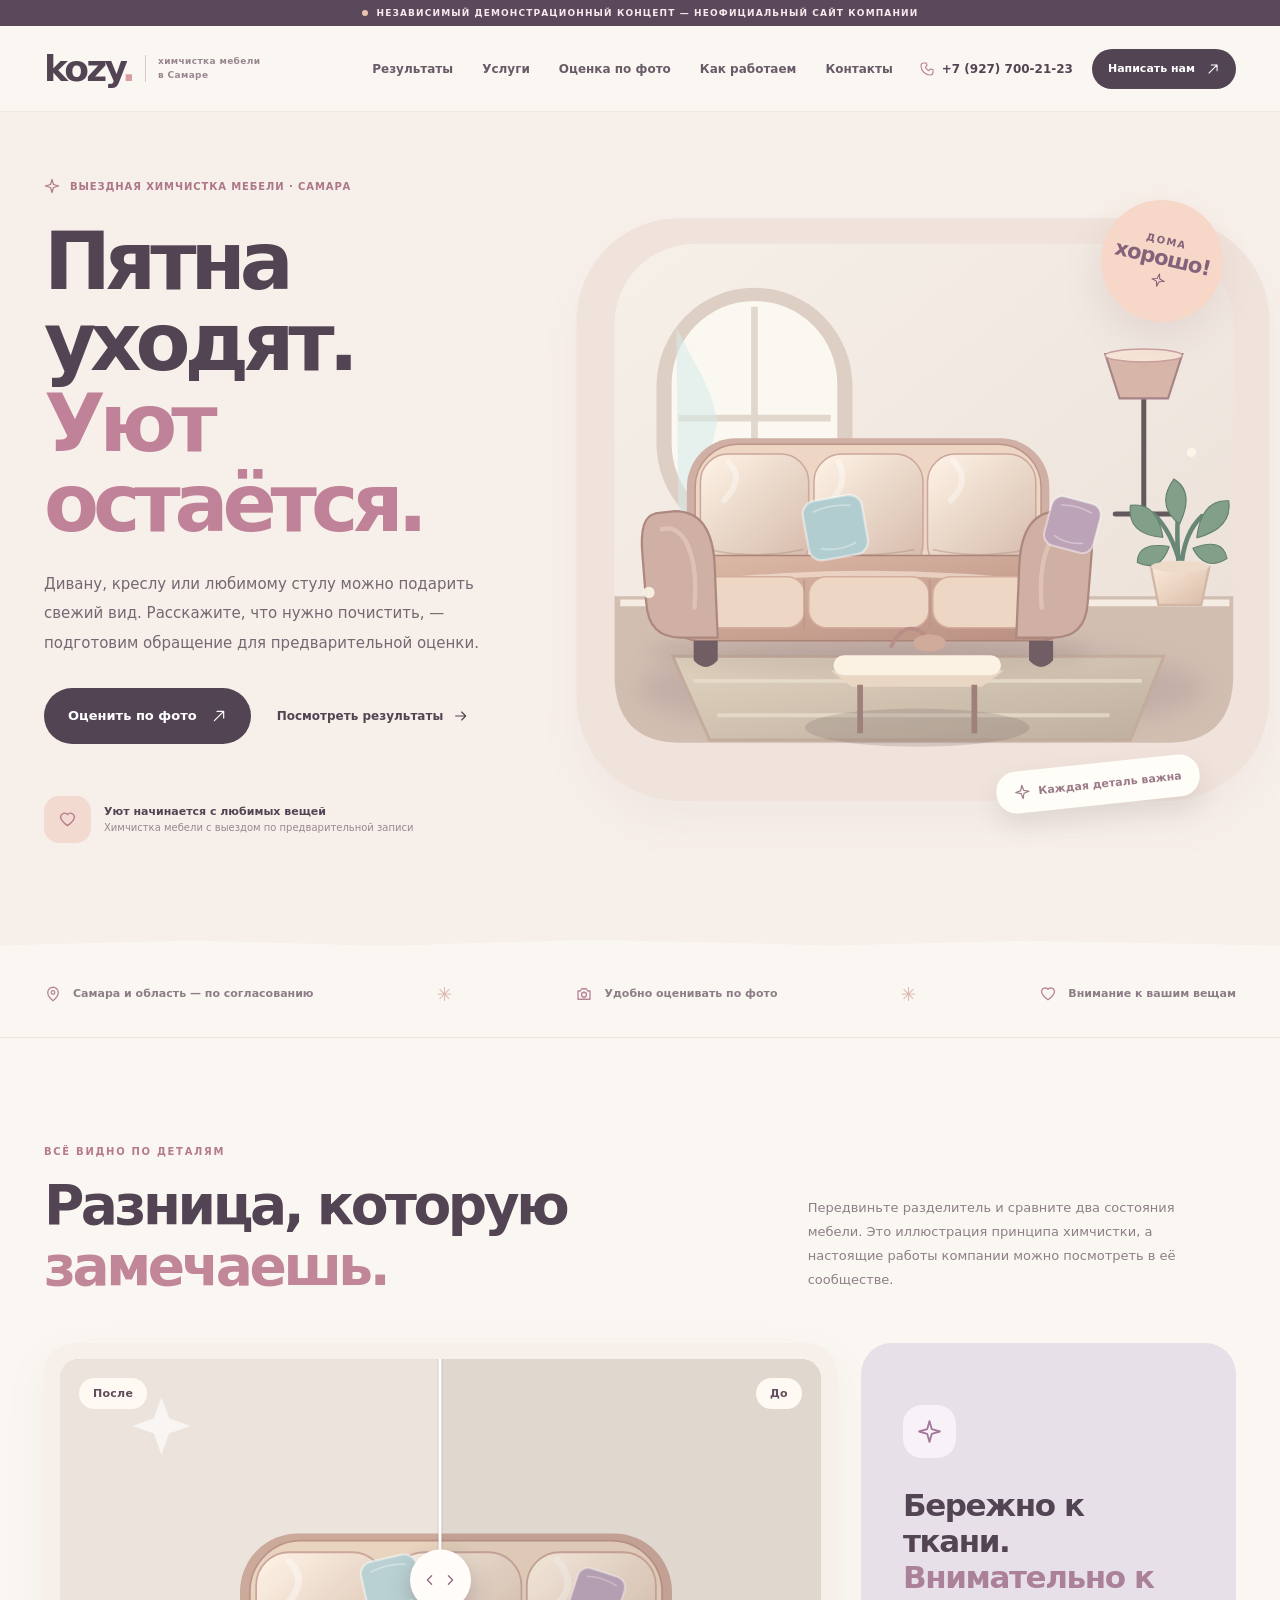
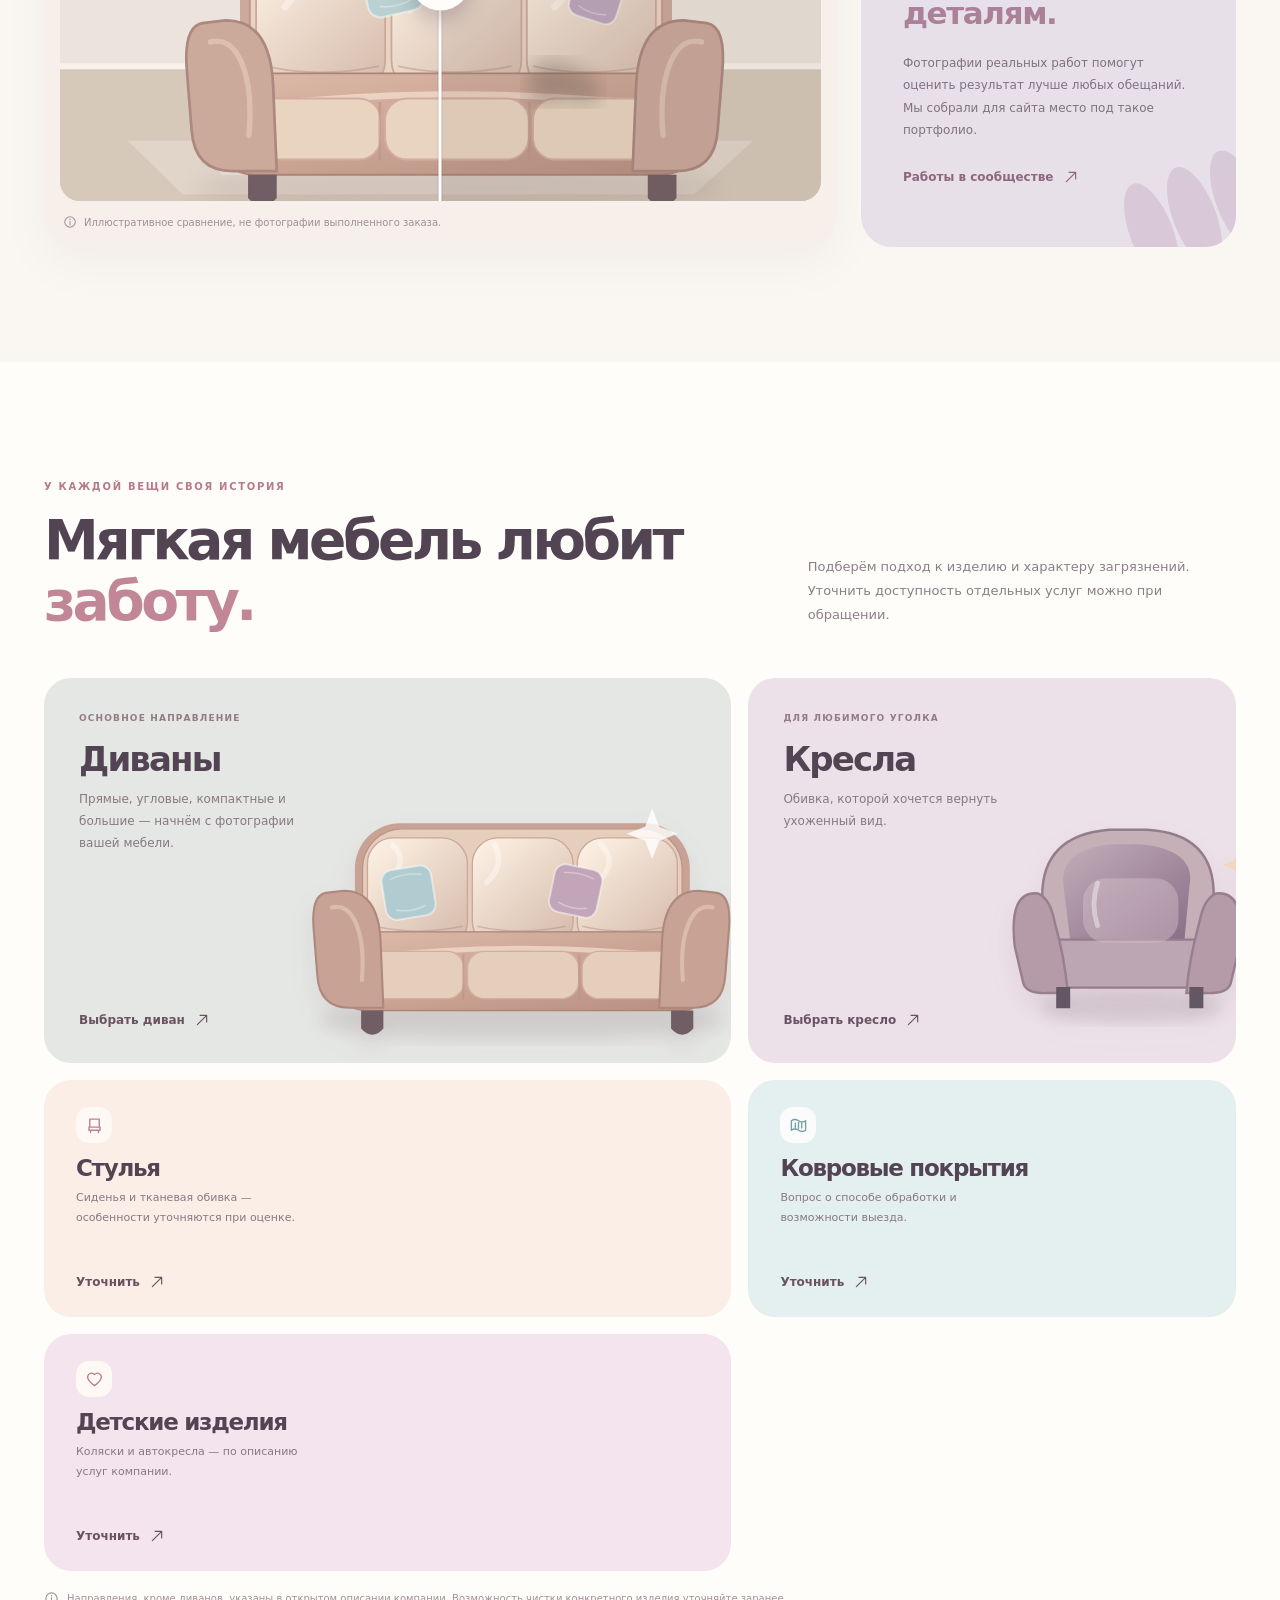
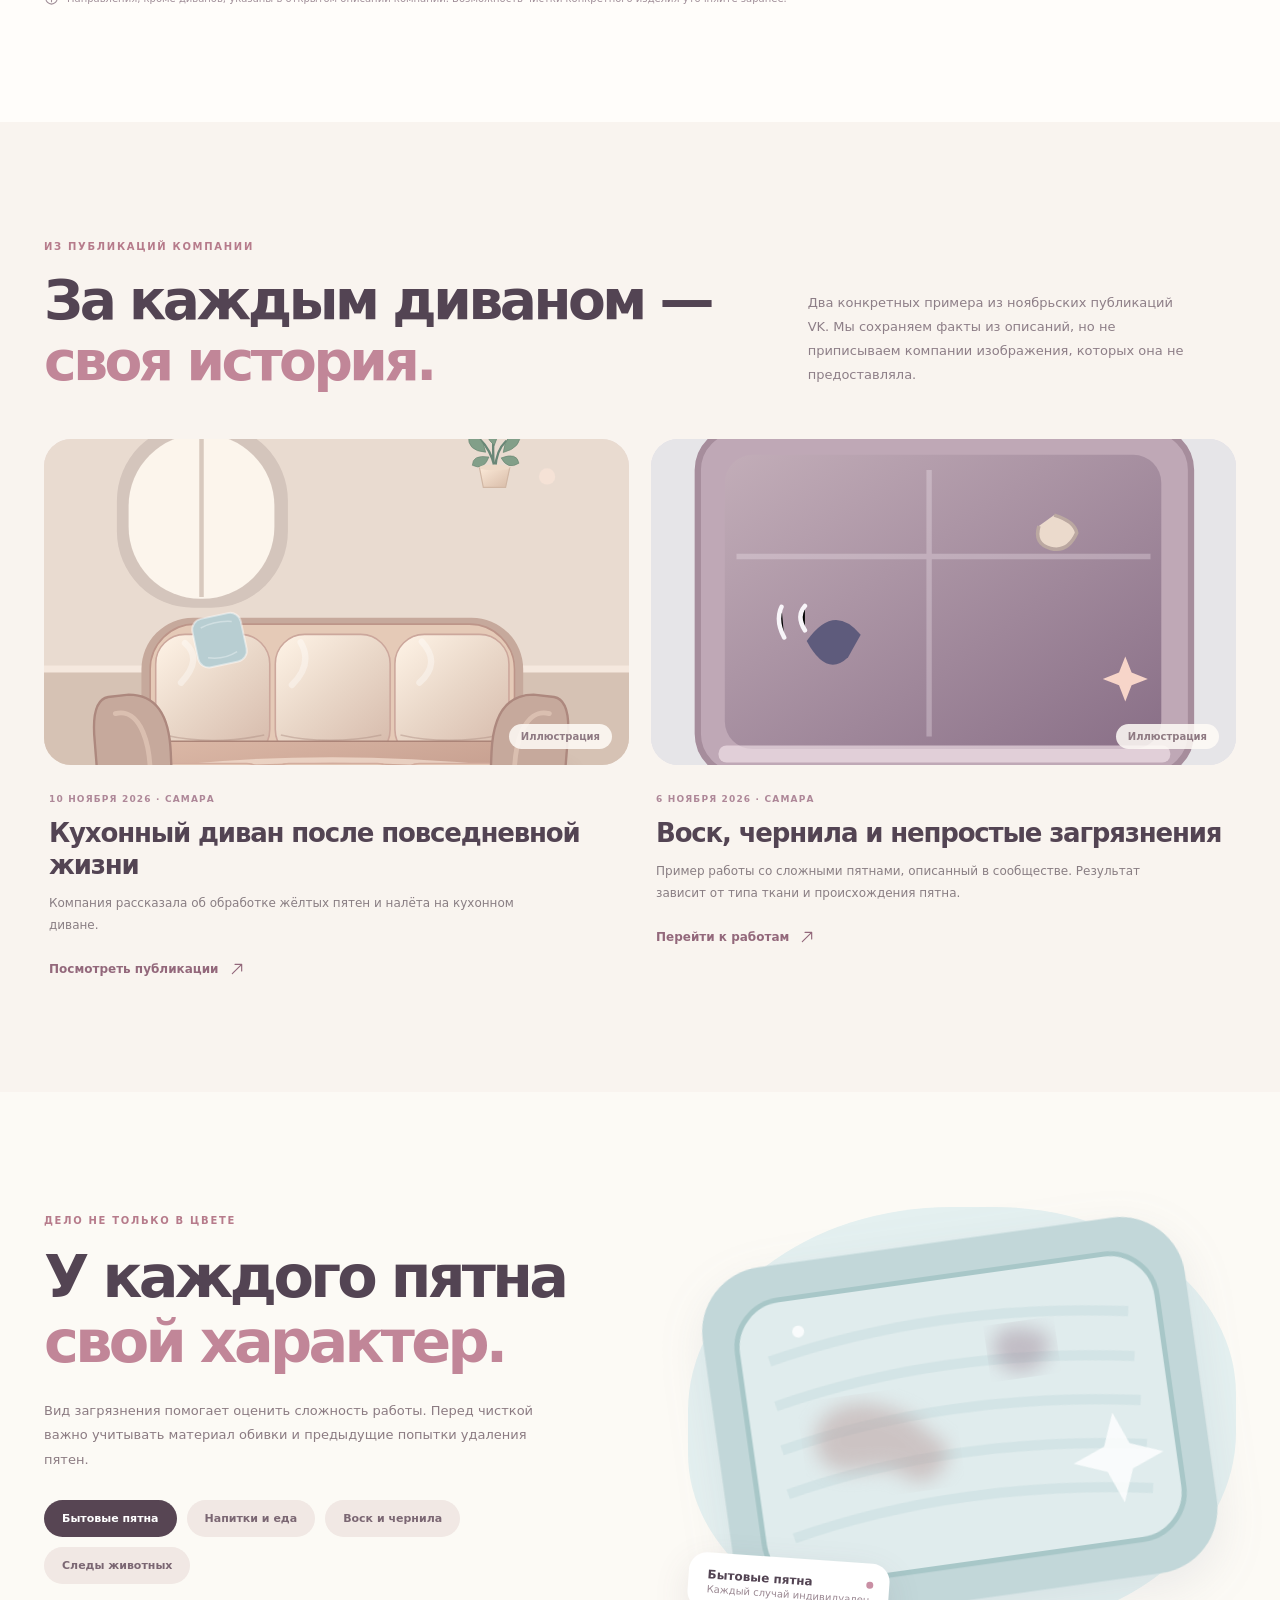
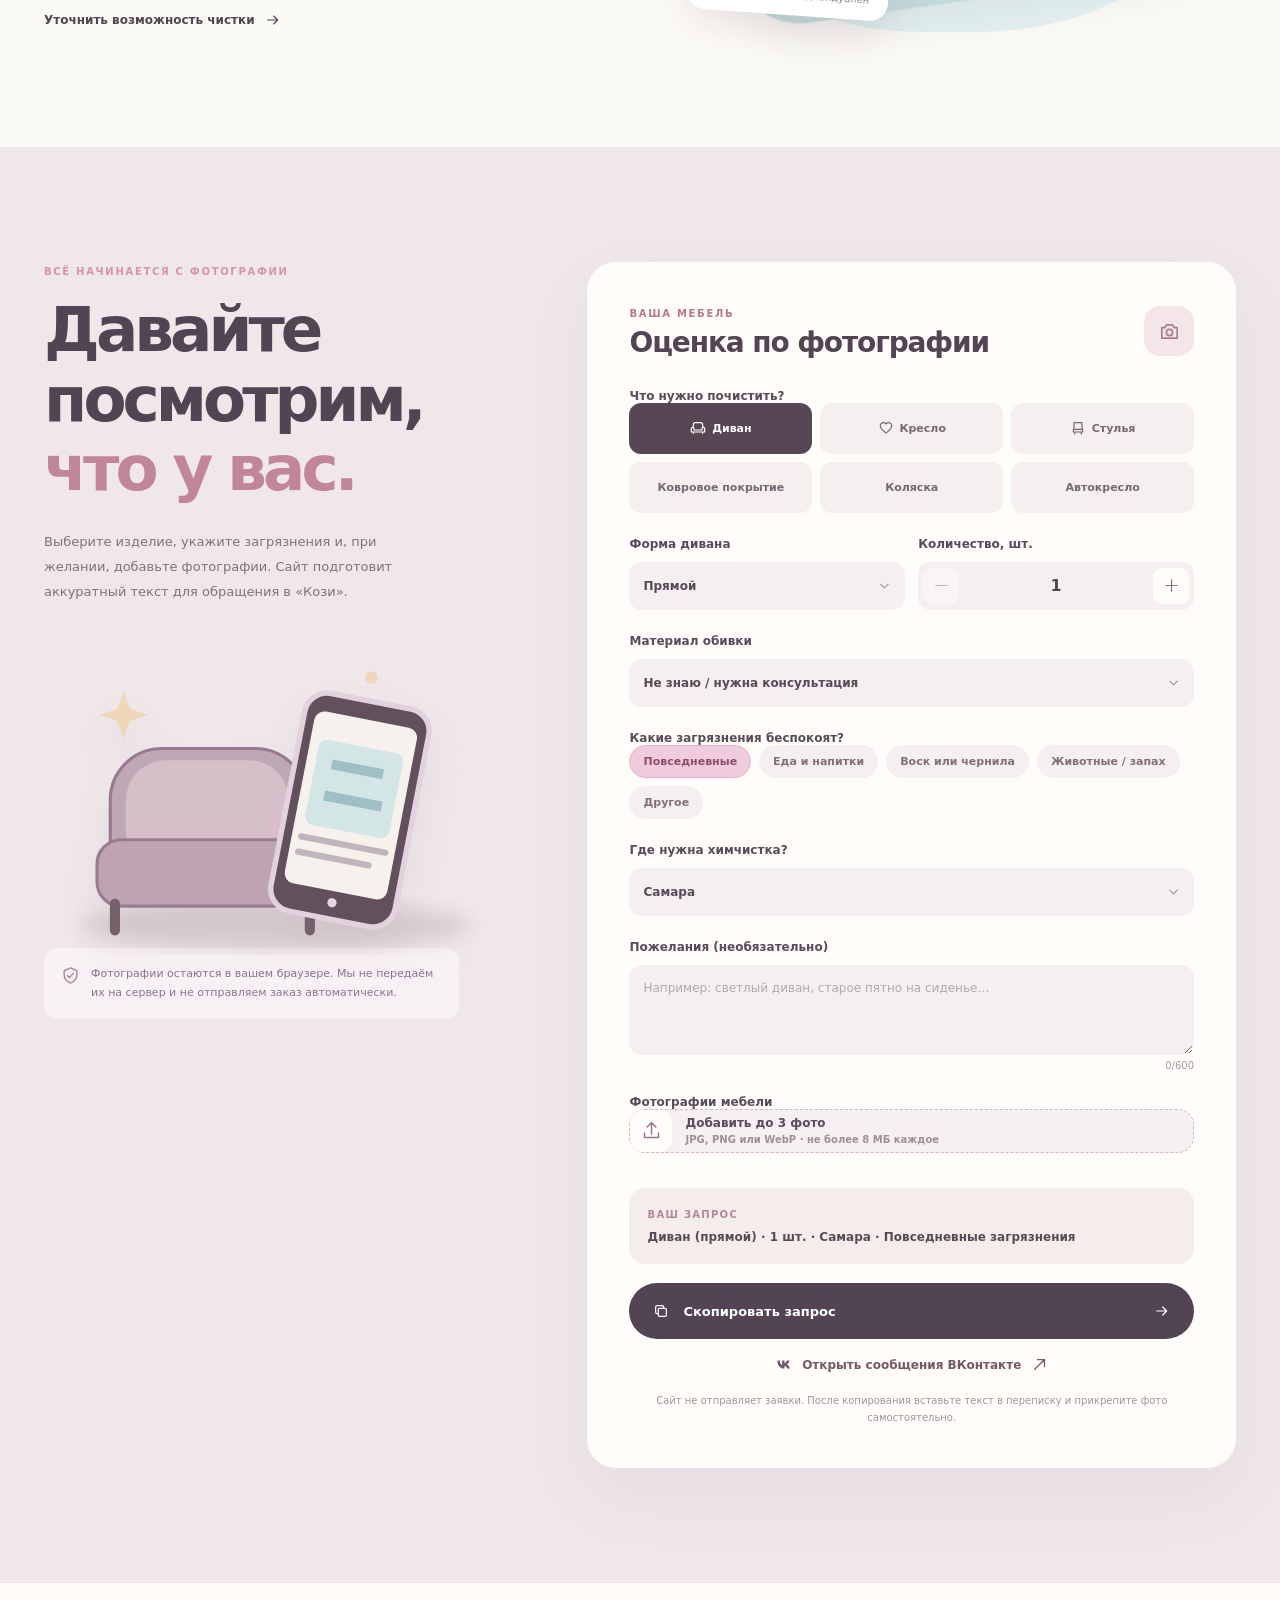
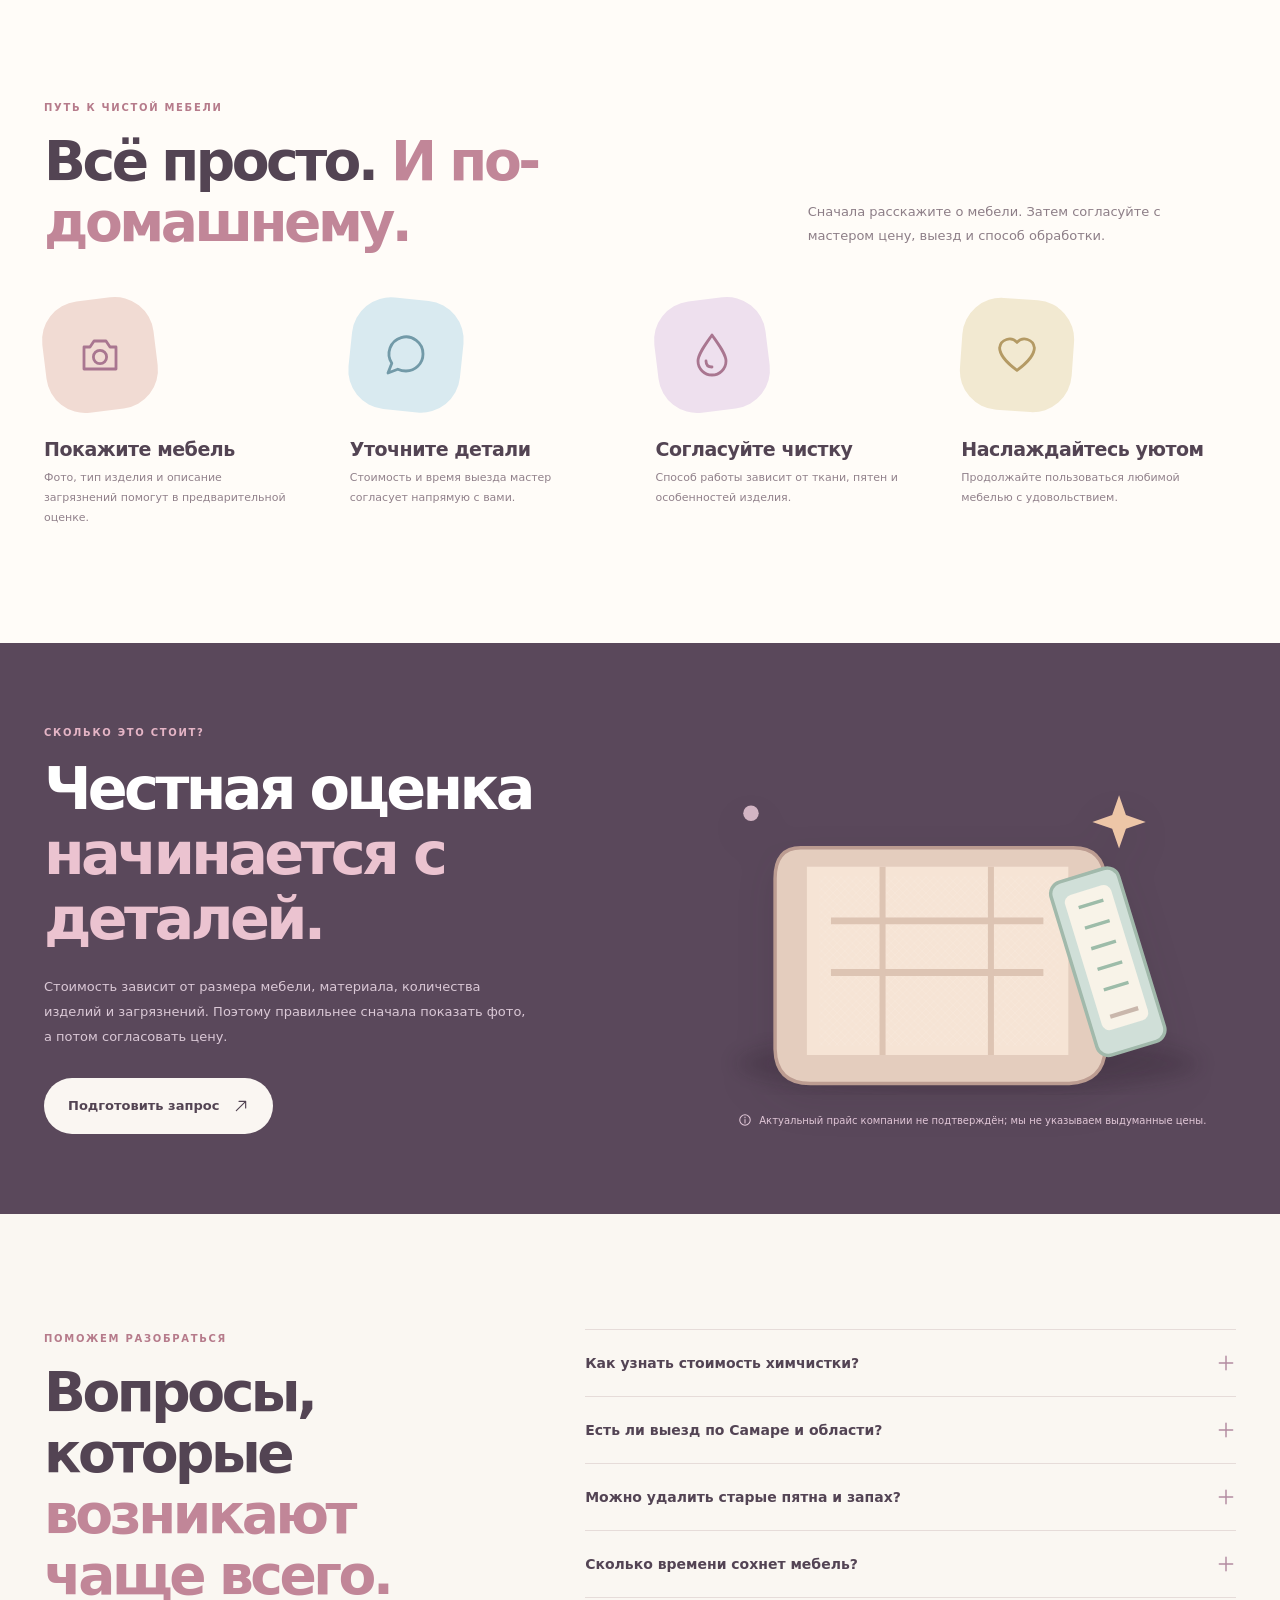
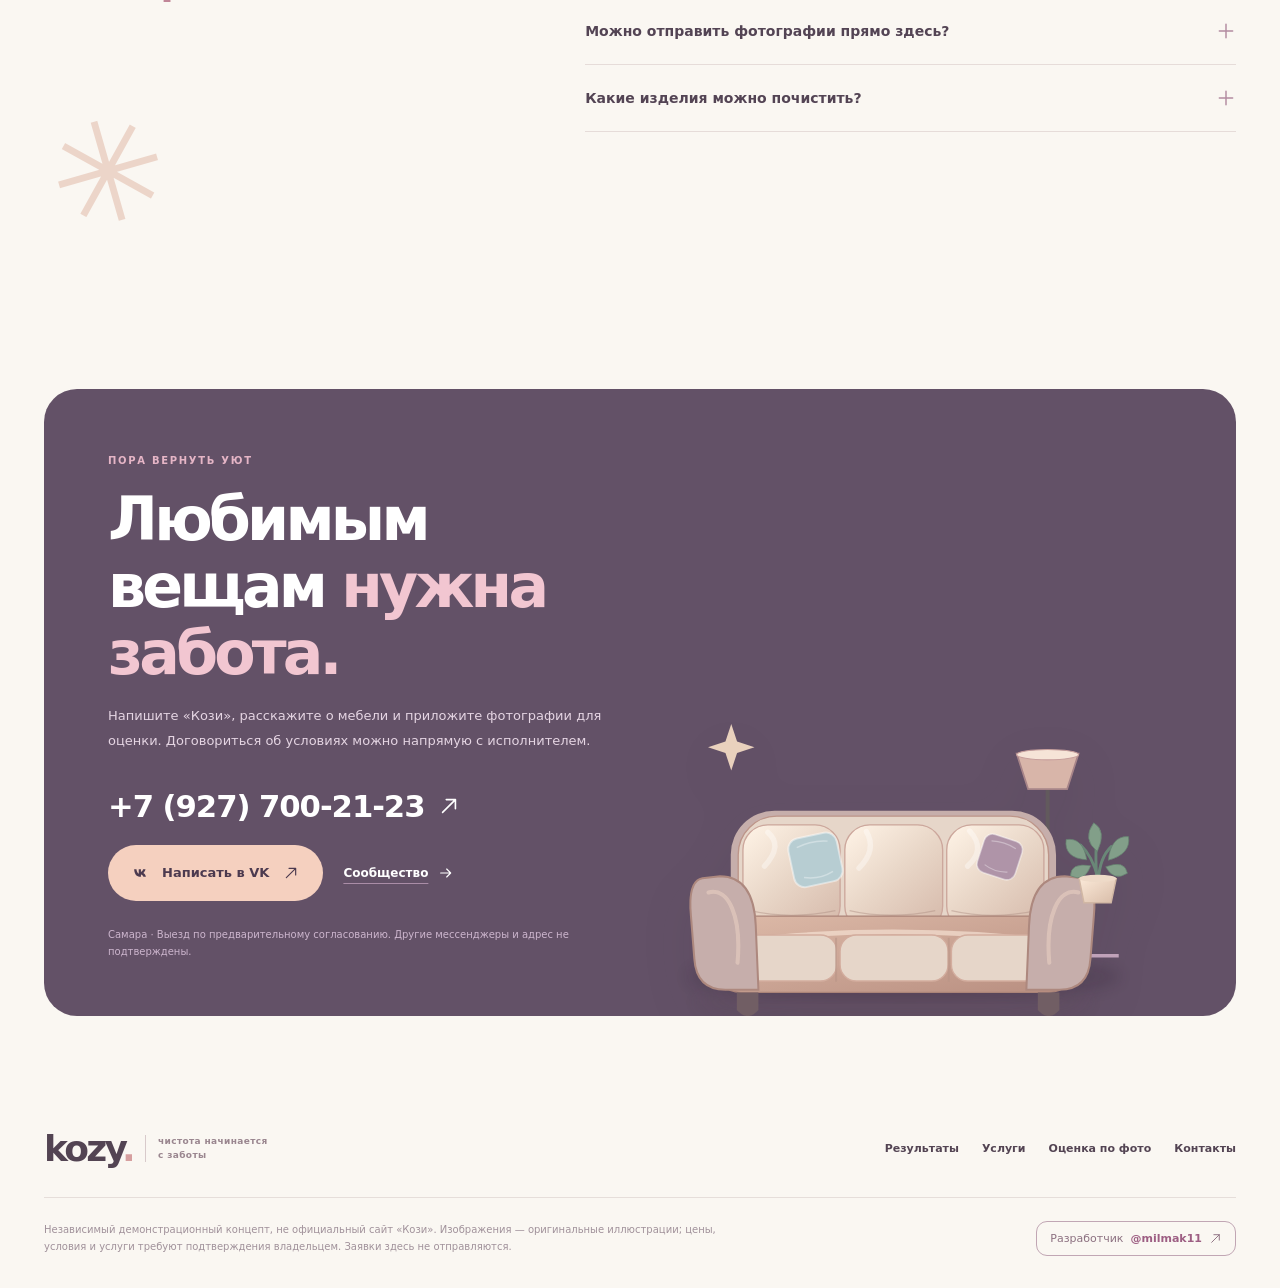
<file: preview-offline.html>
<!doctype html>
<html lang="ru">
<head>
  <meta charset="UTF-8"/>
  <meta name="viewport" content="width=device-width,initial-scale=1.0"/>
  <meta name="theme-color" content="#FAF7F2"/>
  <meta name="robots" content="noindex,nofollow,noarchive"/>
  <meta name="description" content="Независимый демонстрационный сайт химчистки мебели «Кози» в Самаре. Услуги, иллюстрированные примеры работ и оценка по фотографии."/>
  <link rel="icon" type="image/svg+xml" href="[data-uri]"/>
  <style>
:root{--bg:#FAF7F2;--paper:#FFFCF8;--plum:#534453;--plum-dark:#473849;--plum-soft:#85717F;--peach:#F0C3B4;--rose:#F4DDD4;--blue:#D8E9ED;--sand:#E9DED0;--muted:#8C7F84;--line:#EAE2DB;--display:'Nunito','Manrope',system-ui,sans-serif;--font:'Manrope',system-ui,sans-serif;scroll-behavior:smooth;scroll-padding-top:95px}
*{box-sizing:border-box}[hidden]{display:none!important}body{margin:0;background:var(--bg);color:var(--plum);font-family:var(--font);font-size:14px;-webkit-font-smoothing:antialiased;overflow-x:hidden}a{text-decoration:none;color:inherit}img,svg{max-width:100%;display:block}button,input,textarea,select{font:inherit}button{cursor:pointer}button:disabled{cursor:not-allowed;opacity:.48}::selection{background:#F5CEBE;color:#392C3E}:focus-visible{outline:3px solid #C18DA3;outline-offset:3px}.sprite{position:absolute;width:0;height:0;overflow:hidden}.icon{width:19px;height:19px;fill:none;stroke:currentColor;stroke-width:1.75;stroke-linecap:round;stroke-linejoin:round;flex:0 0 auto}.container{width:min(1260px,calc(100% - 88px));margin-inline:auto}.visually-hidden,.skip{position:absolute;width:1px;height:1px;clip:rect(0 0 0 0);overflow:hidden;white-space:nowrap}.skip:focus{clip:auto;width:auto;height:auto;left:10px;top:10px;z-index:500;padding:12px 18px;background:white}.demo-notice{background:#5A485B;color:#F9E8EC;text-transform:uppercase;letter-spacing:.125em;font-size:9px;font-weight:800;text-align:center;padding:8px 12px;display:flex;align-items:center;justify-content:center;gap:9px}.notice-dot{height:6px;width:6px;border-radius:50%;background:#EAC4AF}
/* Navigation */
.header{height:86px;position:relative;z-index:60;background:#FAF7F2;border-bottom:1px solid #EDE8E1}.header-inner{height:100%;display:flex;justify-content:space-between;align-items:center;gap:26px}.logo{display:flex;align-items:center;gap:12px;white-space:nowrap}.logo-word{font:900 36px/1 var(--display);letter-spacing:-.075em;color:var(--plum)}.logo-word span{color:#D69F9F}.logo-caption{border-left:1px solid #D8CACB;padding-left:12px;font-size:9px;line-height:1.5;font-weight:750;letter-spacing:.04em;color:#9A868F}.nav{display:flex;align-items:center;gap:29px;margin-left:auto}.nav a{font-size:12px;font-weight:800;color:#695A68;transition:color .2s}.nav a:hover,.footer-links a:hover{color:#D48496}.header-actions{display:flex;align-items:center;gap:19px}.header-phone{display:flex;align-items:center;gap:7px;font-size:12px;font-weight:900;white-space:nowrap}.header-phone .icon{height:16px;width:16px;color:#BE8898}.header-vk{display:flex;align-items:center;gap:11px;background:var(--plum);color:#fff;padding:13px 16px;border-radius:40px;white-space:nowrap;font-size:11px;font-weight:900;transition:background .2s,transform .2s}.header-vk:hover{background:#785F73;transform:translateY(-2px)}.header-vk .icon{width:14px;height:14px}.menu-toggle,.mobile-nav{display:none}.mobile-nav[hidden]{display:none}
/* General */
.section{padding:115px 0}.kicker{display:inline-block;color:#B67B8B;font-size:10px;letter-spacing:.17em;font-weight:900;text-transform:uppercase}.kicker-light{color:#E5B5C6}.kicker-pink{color:#D694A8}.section-intro{margin-bottom:46px}.section-intro.two-col{display:grid;grid-template-columns:1.15fr .7fr;align-items:end;gap:60px}.section-intro h2,.stain-copy h2,.estimate-intro h2,.pricing-copy h2,.faq-title h2,.contacts-copy h2{font:900 clamp(41px,4.3vw,65px)/1.11 var(--display);letter-spacing:-.063em;margin:17px 0 0}.section-intro h2 em,.stain-copy h2 em,.estimate-intro h2 em,.pricing-copy h2 em,.faq-title h2 em,.contacts-copy h2 em{color:#C18698;font-style:normal}.section-intro p{color:#8D7E87;max-width:390px;line-height:1.85;font-size:13px;margin:0 0 5px}.btn{min-height:56px;display:inline-flex;align-items:center;justify-content:center;gap:14px;padding:17px 24px;border-radius:100px;border:0;font-size:13px;font-weight:900;transition:transform .23s,background .23s,box-shadow .23s;white-space:nowrap}.btn:hover{transform:translateY(-3px);box-shadow:0 13px 25px #5B47521F}.btn .icon{width:16px;height:16px}.btn-plum{background:var(--plum);color:white}.btn-plum:hover{background:#6E566E}.btn-peach{background:#F5D0BF;color:#4C3A4F}.btn-peach:hover{background:#FFE1D1}.btn-white{background:#FAF6F2;color:var(--plum)}.text-arrow,.under-link,.arrow-link{display:inline-flex;align-items:center;gap:10px;font-size:12px;font-weight:900;color:var(--plum)}.text-arrow .icon,.under-link .icon,.arrow-link .icon{width:16px;height:16px;transition:transform .2s}.text-arrow:hover .icon,.under-link:hover .icon{transform:translateX(4px)}.arrow-link:hover .icon{transform:translate(3px,-3px)}.under-link{text-decoration:underline;text-underline-offset:6px;text-decoration-color:#C4AFBA}
/* Hero */
.hero{background:#F7EFE9;position:relative;overflow:hidden;isolation:isolate}.hero-grid{display:grid;grid-template-columns:1fr 1.12fr;align-items:center;min-height:675px;position:relative;padding-bottom:42px}.hero-copy{position:relative;z-index:4;padding:66px 0 66px}.eyebrow{display:flex;gap:10px;align-items:center;color:#AD7789;font-size:10px;letter-spacing:.09em;font-weight:900}.eyebrow .icon{width:16px;height:16px}.hero h1{font:900 clamp(63px,6.25vw,90px)/1.01 var(--display);letter-spacing:-.076em;margin:28px 0 25px;max-width:680px}.hero h1 em{font-style:normal;color:#C08298}.hero-copy>p{color:#756873;font-size:15px;line-height:1.95;max-width:480px;margin:0}.hero-cta{display:flex;align-items:center;gap:26px;flex-wrap:wrap;margin-top:30px}.hero-mini{display:flex;align-items:center;gap:13px;margin-top:52px}.mini-spark{width:47px;height:47px;background:#F3DAD1;border-radius:15px;display:grid;place-items:center;color:#B47B8B}.hero-mini div{display:flex;flex-direction:column;gap:4px}.hero-mini strong{font-size:11px;font-weight:900}.hero-mini small{font-size:10px;color:#9A8790}.hero-visual{position:relative;margin-right:-62px;margin-left:-60px;align-self:stretch;min-height:640px;display:flex;align-items:center;justify-content:center}.hero-illustration{position:relative;width:100%;height:100%;object-fit:contain;z-index:1;max-height:760px;filter:drop-shadow(0 25px 19px #6F53620A);animation:floaty 9s ease-in-out infinite alternate}.hero-stamp{position:absolute;z-index:2;right:10%;top:11%;height:122px;width:122px;border-radius:50%;background:#F6D7C8;box-shadow:0 15px 35px #9E768526;display:flex;align-items:center;justify-content:center;flex-direction:column;transform:rotate(13deg);color:#86617A}.hero-stamp span{font-size:10px;letter-spacing:.15em;font-weight:900}.hero-stamp strong{font:900 21px var(--display);letter-spacing:-.045em}.hero-stamp svg{height:15px;width:15px;margin-top:3px}.hero-tag{position:absolute;z-index:2;right:13%;bottom:13%;display:flex;align-items:center;gap:8px;transform:rotate(-6deg);padding:13px 18px;border-radius:20px;box-shadow:0 12px 25px #66525E21;background:#fffdf7;font-size:11px;font-weight:900;color:#9B7A8A;animation:floatTag 5s ease-in-out infinite alternate}.hero-tag .icon{height:16px;width:16px}.hero-wave{position:absolute;bottom:-2px;width:100%;height:22px;background:var(--bg);clip-path:polygon(0% 66%,15% 43%,30% 68%,46% 40%,65% 66%,80% 45%,100% 67%,100% 100%,0% 100%)}@keyframes floaty{from{transform:translateY(-7px)}to{transform:translateY(8px)}}@keyframes floatTag{from{transform:rotate(-6deg) translateY(0)}to{transform:rotate(-4deg) translateY(-9px)}}
.benefit-strip{background:#FAF7F2;border-bottom:1px solid #EDE7E2}.strip-items{min-height:86px;display:flex;align-items:center;justify-content:space-between;gap:20px}.strip-items>div{display:flex;align-items:center;gap:11px;color:#8D7D86;font-size:11px;font-weight:800}.strip-items .icon{width:18px;height:18px;color:#B78597}.strip-flower{font-size:19px;color:#D9B5AC}
/* Compare */
.section-results{padding-top:104px}.comparison-layout{display:grid;grid-template-columns:1.48fr .7fr;gap:24px;align-items:stretch}.comparison{background:#F7F0EA;border-radius:31px;padding:16px;box-shadow:0 16px 44px #7C627312;min-width:0;position:relative}.compare-frame{--split:50%;position:relative;height:442px;border-radius:20px;overflow:hidden;isolation:isolate}.compare-image{position:absolute;inset:0}.compare-image img{position:absolute;inset:0;height:100%;width:100%;object-fit:cover}.compare-dirty{z-index:1;background:#D9CEC9}.compare-clean{z-index:2;clip-path:inset(0 calc(100% - var(--split)) 0 0);background:#E6DCD4}.compare-pill{position:absolute;top:19px;z-index:3;padding:9px 14px;background:#FFF9F3;border-radius:50px;font-size:11px;font-weight:900;color:#624B5D;letter-spacing:.025em}.pill-before{right:19px}.pill-after{left:19px}.compare-line{position:absolute;z-index:3;left:var(--split);transform:translateX(-50%);height:100%;top:0;width:3px;background:#fff;pointer-events:none;box-shadow:0 0 0 1px #61495B28}.compare-handle{position:absolute;top:50%;left:50%;transform:translate(-50%,-50%);height:61px;width:61px;border-radius:50%;background:#FFFCF9;color:#8B6B81;box-shadow:0 9px 22px #5443574A;display:flex;align-items:center;justify-content:center;gap:4px}.compare-handle .icon{height:17px;width:17px}.compare-left{transform:rotate(90deg)}.compare-right{transform:rotate(-90deg)}.compare-slider{position:absolute;z-index:5;top:16px;left:16px;width:calc(100% - 32px);height:442px;opacity:0;cursor:ew-resize;margin:0}.compare-note{display:flex;align-items:center;gap:7px;color:#A18E99;font-size:10px;margin:14px 3px 2px}.compare-note .icon{width:14px;height:14px}.compare-sidebar{display:flex;justify-content:center;align-items:flex-start;flex-direction:column;padding:40px 42px;background:#E8E0E8;border-radius:31px;position:relative;overflow:hidden}.side-symbol{height:53px;width:53px;border-radius:19px;background:#F8F1F7;color:#A3799B;display:grid;place-items:center;margin-bottom:30px}.side-symbol .icon{height:25px;width:25px}.compare-sidebar h3{font:900 31px/1.16 var(--display);letter-spacing:-.045em;margin:0 0 20px}.compare-sidebar h3 em{font-style:normal;color:#AA8199}.compare-sidebar p{font-size:12px;line-height:1.85;color:#817080;margin:0 0 28px}.compare-sidebar .arrow-link{color:#8D667F}.side-decoration{position:absolute;right:-26px;bottom:-22px;display:flex;gap:3px;transform:rotate(-21deg);opacity:.3}.side-decoration span{height:105px;width:43px;border-radius:50%;background:#B595B4}
/* Services */
.services-section{background:#fffdfa}.services-grid{display:grid;grid-template-columns:1.17fr .83fr;gap:17px}.service-card{position:relative;min-height:385px;border-radius:27px;overflow:hidden;padding:35px;isolation:isolate;background:#F0E3DB}.service-card>img{position:absolute;right:-8%;bottom:-8%;width:67%;height:96%;object-fit:contain;z-index:-1;transition:transform .5s;filter:drop-shadow(0 13px 12px #67495D18)}.service-card:hover>img{transform:translateY(-8px) rotate(-2deg)}.service-main{background:#E5E7E4}.service-main>img{width:70%;right:-4%;bottom:-9%}.service-chair{background:#EDE1E9}.service-chair>img{width:61%;right:-9%;bottom:-9%}.card-copy{position:relative;z-index:2;max-width:56%;display:flex;align-items:flex-start;flex-direction:column;height:100%}.service-chip{font-size:9px;letter-spacing:.13em;font-weight:900;color:#947A86}.service-card h3{font:900 34px var(--display);letter-spacing:-.055em;margin:16px 0 10px}.service-card p{font-size:12px;line-height:1.8;color:#877882;max-width:225px;margin:0 0 22px}.service-action{border:0;background:none;color:#6A5263;font-size:12px;font-weight:900;display:flex;align-items:center;gap:9px;padding:0;margin-top:auto}.service-action .icon{height:16px;width:16px;transition:transform .2s}.service-action:hover .icon{transform:translate(3px,-3px)}.service-small{min-height:237px;background:#FAEEE7;padding:27px 32px;display:flex;align-items:flex-start;flex-direction:column}.service-small h3{font-size:23px;margin:12px 0 7px}.service-small p{font-size:11px;line-height:1.75;max-width:250px;margin-bottom:11px}.service-icon{height:36px;width:36px;border-radius:13px;background:#FFF9F5;display:grid;place-items:center;color:#B88195}.service-icon .icon{height:19px;width:19px}.service-rug{background:#E4EFF0}.service-rug .service-icon{background:#FAFBFA;color:#73A1A5}.service-kids{background:#F3E4ED}.section-disclaimer{font-size:10px;line-height:1.6;color:#A18F99;margin:20px 0 0;display:flex;gap:8px}.section-disclaimer svg{height:15px;width:15px}
/* Cases */
.cases-section{background:#F9F4EF}.case-grid{display:grid;grid-template-columns:repeat(2,minmax(0,1fr));gap:22px}.case-card{display:flex;flex-direction:column;min-width:0}.case-image{background:#EEE3E1;border-radius:27px;overflow:hidden;position:relative;height:326px}.case-image img{width:100%;height:100%;object-fit:cover;transition:transform .6s}.case-card:hover .case-image img{transform:scale(1.04)}.case-stains{background:#E6E1E9}.case-label{position:absolute;right:17px;bottom:16px;padding:7px 12px;border-radius:40px;background:#FFFCF7D9;color:#8F7A83;font-size:10px;font-weight:800}.case-body{padding:24px 5px 0}.case-meta{color:#AE8798;font-size:9px;letter-spacing:.13em;font-weight:900}.case-body h3{font:900 26px/1.24 var(--display);letter-spacing:-.045em;margin:12px 0 9px}.case-body p{color:#897E83;font-size:12px;line-height:1.82;max-width:505px;min-height:47px}.case-body .arrow-link{margin-top:9px;color:#93687B}
/* Stain */
.stain-section{background:#FCFAF5}.stain-layout{display:grid;grid-template-columns:1fr 1fr;gap:8%;align-items:center}.stain-copy h2{font-size:clamp(43px,4.6vw,65px);margin-bottom:24px}.stain-copy>p{color:#8B7B82;font-size:13px;line-height:1.9;max-width:490px}.stain-actions{display:flex;flex-wrap:wrap;gap:10px;margin:27px 0 27px}.stain-chip{background:#F1E8E4;border:1px solid transparent;padding:11px 17px;color:#7B6773;border-radius:40px;font-size:11px;font-weight:800;transition:transform .2s,background .2s}.stain-chip.active{background:#574553;color:#fff}.stain-chip:hover{transform:translateY(-2px)}.stain-art{background:#E4F0F0;min-height:425px;border-radius:48% 44% 47% 42%;position:relative;display:flex;align-items:center;justify-content:center}.stain-art img{width:95%;height:auto;max-height:430px;object-fit:contain;transform:rotate(-8deg);filter:drop-shadow(0 16px 23px #5B64781B)}.stain-floating{position:absolute;left:0;bottom:4%;min-width:200px;border-radius:18px;padding:15px 19px;background:white;box-shadow:0 12px 35px #68506220;display:flex;flex-direction:column;gap:2px;transform:rotate(4deg)}.stain-floating strong{font-size:12px}.stain-floating small{font-size:10px;color:#9A8892}.floating-dot{position:absolute;right:16px;top:18px;height:7px;width:7px;border-radius:50%;background:#C98FA4}
/* Estimate */
.estimate-section{background:#EFE7EA}.estimate-grid{display:grid;grid-template-columns:.83fr 1.17fr;gap:7%;align-items:start}.estimate-intro{position:sticky;top:30px}.estimate-intro h2{font-size:clamp(43px,4.9vw,68px)}.estimate-intro>p{color:#80717D;font-size:13px;line-height:1.95;max-width:390px;margin:25px 0 0}.estimate-art{width:min(100%,515px);margin:35px 0 -12px;filter:drop-shadow(0 22px 17px #90748018)}.estimate-hint{display:flex;gap:11px;align-items:flex-start;max-width:415px;color:#8A7585;font-size:11px;line-height:1.8;background:#F8F1F5;padding:16px 17px;border-radius:14px}.estimate-hint svg{color:#AE8998;height:19px;width:19px;margin-top:2px}.estimate-card{background:#FFFCFA;padding:42px;border-radius:29px;box-shadow:0 28px 70px #5D4B5D10}.form-top{display:flex;align-items:center;justify-content:space-between;margin-bottom:30px}.form-top h3{font:900 28px var(--display);margin:6px 0 0;letter-spacing:-.04em}.form-top-icon{width:50px;height:50px;border-radius:16px;background:#F4E6E8;display:grid;place-items:center;color:#A87D92}.form-top-icon .icon{height:23px;width:23px}.form-group{border:0;margin:0 0 24px;padding:0;display:flex;flex-direction:column;gap:11px;min-width:0}.form-group>label,.form-group>legend{font-size:12px;font-weight:900;color:#5A4B5A;padding:0}.furniture-choices{display:grid;grid-template-columns:repeat(3,minmax(0,1fr));gap:8px}.furniture-choices button{min-height:51px;border:1px solid transparent;display:flex;align-items:center;justify-content:center;gap:6px;border-radius:12px;background:#F5EFF0;color:#776774;font-size:11px;font-weight:800;transition:background .2s,transform .2s,color .2s}.furniture-choices button.active,.furniture-choices button[aria-pressed=true]{background:#574653;color:white}.furniture-choices button:hover{transform:translateY(-2px)}.furniture-choices .icon{height:16px;width:16px}.form-grid{display:grid;grid-template-columns:1fr 1fr;gap:13px}.select-wrap{position:relative}.select-wrap select{appearance:none;cursor:pointer;padding-right:35px}.select-wrap .icon{position:absolute;right:13px;top:50%;transform:translateY(-50%);height:15px;width:15px;color:#A28F99;pointer-events:none}.form-group select,.form-group textarea{width:100%;border:1px solid transparent;outline:0;border-radius:13px;background:#F4EFF0;color:#584955;font-size:12px;font-weight:700;padding:13px;min-height:48px;transition:border .2s,background .2s}.form-group select:focus,.form-group textarea:focus{border-color:#CEA0B4;background:#fff}.form-group textarea{min-height:90px;line-height:1.6;resize:vertical}.form-group textarea::placeholder{color:#B5A7AE;font-weight:500}.stepper{height:48px;display:flex;justify-content:space-between;align-items:center;border-radius:13px;background:#F4EFF0;padding:5px;gap:5px}.stepper button{border:0;background:#FFFCFA;height:36px;width:36px;border-radius:9px;display:grid;place-items:center;color:#8B6F83}.stepper button .icon{width:17px;height:17px}.stepper output{font-size:16px;font-weight:900}.problem-choices{display:flex;gap:8px;flex-wrap:wrap}.problem-choices label{cursor:pointer;position:relative}.problem-choices input{position:absolute;inset:0;opacity:0;cursor:pointer}.problem-choices span{display:inline-flex;padding:9px 13px;border-radius:40px;background:#F4EFF0;color:#826F7B;border:1px solid transparent;font-size:11px;font-weight:800;transition:background .2s,color .2s}.problem-choices input:checked+span{background:#EFCBDC;color:#8F4B6C;border-color:#E3AFCA}.problem-choices input:focus-visible+span{outline:3px solid #C99AAF;outline-offset:2px}.char-count{display:block;text-align:right;color:#AA97A3;font-size:10px;margin-top:-6px}.upload-zone{display:flex;align-items:center;gap:13px;background:#F7F0F2;border:1px dashed #D8B7C5;padding:17px;border-radius:16px;cursor:pointer;transition:background .2s}.upload-zone:hover{background:#F1E3E9}.upload-zone input{position:absolute;width:1px;height:1px;opacity:0}.upload-zone:focus-within{outline:3px solid #C6A0B4;outline-offset:3px}.upload-zone>span:last-child{display:flex;flex-direction:column;gap:4px}.upload-zone strong{font-size:12px}.upload-zone small{font-size:10px;color:#9F8E98}.upload-icon{height:42px;width:42px;display:grid;place-items:center;background:#FFFCFA;border-radius:13px;color:#A2768F}.upload-icon .icon{height:21px;width:21px}.photo-previews{display:flex;flex-wrap:wrap;gap:9px}.photo-preview{position:relative;height:81px;width:81px}.photo-preview img{height:100%;width:100%;object-fit:cover;border-radius:11px}.photo-preview button{position:absolute;right:-4px;top:-4px;height:24px;width:24px;border-radius:50%;border:0;background:#fff;color:#74586C;box-shadow:0 3px 8px #6F526E38;display:grid;place-items:center}.photo-preview button .icon{height:13px;width:13px}.request-summary{background:#F5EDEC;border-radius:16px;padding:17px 18px;margin:6px 0 19px}.summary-title{font-size:10px;letter-spacing:.13em;font-weight:900;color:#B2879A}.request-summary p{margin:7px 0 0;color:#5B4958;font-size:12px;line-height:1.6;font-weight:800}.full-btn{width:100%}.full-btn .tail{margin-left:auto}.vk-next{display:flex;align-items:center;justify-content:center;gap:10px;color:#75586A;font-weight:900;font-size:12px;padding:17px 9px 4px}.vk-next svg{height:17px;width:17px}.form-disclaimer{color:#A3919D;font-size:10px;line-height:1.7;text-align:center;margin:15px 0 0}
/* Steps */
.steps-section{background:#FFFCF8}.steps-list{display:grid;grid-template-columns:repeat(4,minmax(0,1fr));gap:31px}.step-circle{height:112px;width:112px;border-radius:39px;display:grid;place-items:center;color:#A97690;margin-bottom:27px;transform:rotate(-7deg)}.step-circle .icon{height:48px;width:48px;transform:rotate(7deg);stroke-width:1.4}.step-peach{background:#F1DBD3}.step-blue{background:#D9EAF0;color:#729AA8;transform:rotate(6deg)}.step-blue .icon{transform:rotate(-6deg)}.step-lilac{background:#EEE0EE}.step-cream{background:#F2E9D1;color:#B49A64;transform:rotate(4deg)}.step-cream .icon{transform:rotate(-4deg)}.step h3{font:900 19px var(--display);letter-spacing:-.025em;margin:0 0 8px}.step p{color:#91818B;font-size:11px;line-height:1.8;max-width:246px;margin:0}
/* Pricing */
.pricing-section{background:#5A485B;color:white;padding:80px 0}.pricing-grid{display:grid;grid-template-columns:1.06fr .94fr;align-items:center;gap:70px}.pricing-copy h2{font-size:clamp(43px,4.6vw,64px)}.pricing-copy h2 em{color:#EBC3D0}.pricing-copy p{color:#DAC8D6;font-size:13px;line-height:1.95;max-width:490px;margin:22px 0 28px}.pricing-art{position:relative;text-align:center}.pricing-art img{width:100%;max-height:370px;object-fit:contain;filter:drop-shadow(0 15px 18px #251C251C)}.pricing-art-note{margin-top:14px;display:flex;align-items:center;justify-content:center;gap:7px;color:#E3C9D9;font-size:10px}.pricing-art-note .icon{width:14px;height:14px}
/* FAQ */
.faq-section{background:#FAF7F2}.faq-grid{display:grid;grid-template-columns:.8fr 1.2fr;gap:9%}.faq-title h2{font-size:clamp(42px,4.3vw,62px)}.faq-flower{font-size:140px;line-height:1.2;color:#ECD5C9;transform:rotate(-16deg);margin-top:40px}.faq-list{border-top:1px solid #E6DCD9}.faq-list details{border-bottom:1px solid #E6DCD9}.faq-list summary{list-style:none;cursor:pointer;padding:23px 0;display:flex;align-items:center;justify-content:space-between;gap:16px;font-size:14px;font-weight:900;color:#534454}.faq-list summary::-webkit-details-marker{display:none}.faq-list summary>.icon{height:20px;width:20px;color:#B28BA0;transition:transform .25s}.faq-list details[open] summary>.icon{transform:rotate(45deg)}.faq-list details p{font-size:12px;color:#897B86;line-height:1.9;margin:0;padding:0 36px 24px 0;max-width:670px}
/* Contacts */
.contacts-section{padding:60px 0 80px;background:#FAF7F2}.contacts-panel{display:grid;grid-template-columns:1.05fr .95fr;position:relative;overflow:hidden;background:#635167;border-radius:33px;min-height:470px;color:white}.contacts-copy{padding:62px 28px 56px 64px;z-index:2}.contacts-copy h2{font-size:clamp(44px,4.7vw,68px);margin:19px 0 18px}.contacts-copy h2 em{color:#F2C6D1}.contacts-copy>p{font-size:13px;color:#E5D5E3;line-height:1.85;max-width:500px}.contact-phone{display:inline-flex;align-items:center;gap:14px;margin:22px 0 21px;font:900 clamp(22px,2.4vw,31px) var(--display);letter-spacing:-.035em}.contact-phone .icon{height:22px;width:22px}.contacts-buttons{display:flex;align-items:center;gap:20px;flex-wrap:wrap}.under-link-white{color:#fff;text-decoration-color:#AA8DA7}.contacts-copy>small{display:block;margin-top:25px;color:#CDB6CE;font-size:10px;line-height:1.7}.contacts-panel>img{align-self:end;width:105%;height:100%;object-fit:contain;object-position:center bottom;filter:drop-shadow(0 20px 25px #311F3515);margin-left:-5%}
/* footer */
.footer{background:#FAF7F2;padding:5px 0 25px}.footer-top{padding:30px 0;display:flex;justify-content:space-between;align-items:center;gap:30px}.footer-links{display:flex;gap:23px;flex-wrap:wrap}.footer-links a{font-size:11px;font-weight:800;transition:color .2s}.footer-bottom{border-top:1px solid #E6DEDA;padding:23px 0 7px;display:flex;justify-content:space-between;align-items:center;gap:35px}.footer-bottom>p{font-size:10px;color:#A0919A;line-height:1.7;max-width:700px;margin:0}.developer-tag{border:1px solid #C1A6B4;border-radius:11px;padding:10px 13px;display:flex;align-items:center;gap:7px;color:#8C7080;font-size:11px;white-space:nowrap;transition:background .2s}.developer-tag:hover{background:#F6E8EC}.developer-tag strong{color:#9D5E83}.developer-tag .icon{width:13px;height:13px}.mobile-cta{display:none}.toast{position:fixed;z-index:200;left:50%;bottom:24px;background:#534453;color:#fff;box-shadow:0 12px 35px #47374744;border-radius:15px;padding:14px 19px;max-width:calc(100vw - 30px);line-height:1.6;text-align:center;font-size:12px;font-weight:800;opacity:0;transform:translate(-50%,20px);pointer-events:none;transition:opacity .25s,transform .25s}.toast.show{opacity:1;transform:translate(-50%,0)}
/* reveals */
.reveal{opacity:1;transform:none}.js-reveal .reveal{opacity:0;transform:translateY(25px);transition:opacity .85s cubic-bezier(.2,.7,.2,1),transform .85s cubic-bezier(.2,.7,.2,1)}.js-reveal .reveal.is-visible{opacity:1;transform:translateY(0)}
@media(max-width:1150px){.container{width:min(100% - 60px,1260px)}.header-inner{gap:18px}.nav{gap:17px}.header-phone{display:none}.hero h1{font-size:clamp(56px,6.8vw,84px)}.hero-visual{margin-right:-55px}.service-card{padding:28px}.comparison-layout{grid-template-columns:1.35fr .7fr}.compare-sidebar{padding:30px}.estimate-grid{gap:4%}.estimate-card{padding:30px}.contacts-copy{padding:50px 23px 45px 43px}}
@media(max-width:950px){.container{width:min(100% - 46px,1260px)}.nav{display:none}.menu-toggle{display:grid;place-items:center;border:0;background:transparent;color:var(--plum);padding:7px}.mobile-nav:not([hidden]){position:absolute;top:86px;left:0;right:0;background:#FAF7F2;display:flex;flex-direction:column;box-shadow:0 24px 35px #493A4A20;padding:10px 25px 24px}.mobile-nav a{font-weight:800;font-size:14px;padding:11px 5px;border-bottom:1px solid #E9E0DC}.hero-grid{grid-template-columns:1fr .97fr;min-height:560px}.hero-copy{padding:60px 0}.hero h1{font-size:clamp(53px,6.8vw,70px)}.hero-visual{min-height:540px;margin-left:-25px}.hero-stamp{width:94px;height:94px;top:10%;right:6%}.hero-stamp strong{font-size:16px}.hero-tag{font-size:10px;right:5%}.section{padding:86px 0}.comparison-layout{grid-template-columns:1.26fr .74fr;gap:15px}.compare-frame,.compare-slider{height:370px}.compare-sidebar h3{font-size:25px}.compare-sidebar p{font-size:11px}.service-card{min-height:340px}.card-copy{max-width:65%}.service-card>img{width:65%}.service-small{min-height:226px}.stain-layout{gap:4%}.estimate-grid{grid-template-columns:.81fr 1.19fr;gap:3%}.estimate-intro h2{font-size:clamp(42px,5.5vw,58px)}.estimate-card{padding:25px}.furniture-choices{grid-template-columns:repeat(2,1fr)}.contacts-panel{grid-template-columns:1fr .8fr}.contacts-panel>img{width:117%;margin-left:-12%}.faq-grid{gap:6%}}
@media(max-width:740px){:root{scroll-padding-top:76px}.container{width:calc(100% - 36px)}.demo-notice{font-size:8px;line-height:1.5;padding:7px 12px}.header{height:69px}.header-inner{gap:10px}.logo-word{font-size:31px}.logo-caption{font-size:8px}.header-vk{display:none}.mobile-nav:not([hidden]){top:69px}.section{padding:72px 0}.section-intro.two-col{display:block;margin-bottom:29px}.section-intro h2,.stain-copy h2,.estimate-intro h2,.pricing-copy h2,.faq-title h2,.contacts-copy h2{font-size:clamp(38px,8.3vw,57px)}.section-intro p{margin:17px 0 0;font-size:12px}.hero-grid{display:flex;flex-direction:column;min-height:0;padding-bottom:38px}.hero-copy{width:100%;padding:49px 0 0}.hero h1{font-size:clamp(50px,10.5vw,76px);max-width:580px;margin:22px 0 18px}.hero-copy>p{font-size:13px;line-height:1.85}.hero-cta{gap:13px}.hero-mini{margin-top:29px}.hero-visual{width:100%;max-width:560px;height:auto;aspect-ratio:1.12;min-height:0;margin:0 auto -22px}.hero-illustration{height:100%}.hero-stamp{right:3%;top:9%}.hero-tag{right:8%;bottom:6%}.strip-items{min-height:67px;gap:13px;justify-content:center}.strip-items>div{font-size:10px}.strip-items>div:nth-of-type(3),.strip-flower:nth-of-type(2){display:none}.comparison-layout{grid-template-columns:1fr}.compare-sidebar{min-height:260px;padding:29px}.compare-sidebar h3{max-width:450px}.compare-sidebar p{max-width:440px}.compare-frame,.compare-slider{height:330px}.services-grid{grid-template-columns:1fr 1fr;gap:12px}.service-main,.service-chair{grid-column:span 2}.service-card{min-height:325px}.service-main>img{width:62%;right:0}.service-chair>img{width:56%;right:0}.service-small{min-height:234px}.service-kids{grid-column:span 2;min-height:175px}.service-kids p{max-width:310px}.case-grid{gap:15px}.case-image{height:245px}.case-body h3{font-size:21px}.case-body p{font-size:11px}.stain-layout{display:flex;flex-direction:column;gap:32px}.stain-copy{width:100%}.stain-art{min-height:0;width:min(100%,540px);aspect-ratio:1.13;margin:auto}.stain-art img{height:100%}.estimate-grid{display:flex;flex-direction:column;gap:27px}.estimate-intro{position:static}.estimate-intro>p{font-size:12px}.estimate-art{max-width:380px;margin:10px auto -30px;max-height:260px}.estimate-hint{max-width:none}.estimate-card{width:100%;padding:30px}.furniture-choices{grid-template-columns:repeat(3,1fr)}.steps-list{grid-template-columns:1fr 1fr;gap:32px 21px}.step-circle{height:88px;width:88px;border-radius:32px;margin-bottom:16px}.step-circle .icon{height:38px;width:38px}.pricing-grid{grid-template-columns:1fr;gap:15px}.pricing-art img{max-height:240px}.faq-grid{display:block}.faq-flower{display:none}.faq-list{margin-top:27px}.contacts-panel{grid-template-columns:1fr;min-height:0}.contacts-copy{padding:43px 27px 8px}.contacts-copy h2{font-size:52px}.contacts-panel>img{width:min(95%,580px);max-height:250px;margin:0 0 0 auto;object-position:bottom right}.footer-top,.footer-bottom{align-items:flex-start;flex-direction:column;gap:19px}.footer{padding-bottom:84px}.footer-links{gap:12px 19px}.mobile-cta{position:fixed;z-index:65;left:0;right:0;bottom:0;display:block;background:#FFFCFAE9;backdrop-filter:blur(15px);padding:9px 15px calc(9px + env(safe-area-inset-bottom));box-shadow:0 -6px 28px #62495518}.mobile-cta>a{height:46px;background:var(--plum);border-radius:40px;display:flex;align-items:center;justify-content:center;gap:12px;color:#fff;font-size:12px;font-weight:900}.mobile-cta .icon{height:16px;width:16px}.toast{bottom:73px}}
@media(max-width:460px){.container{width:calc(100% - 28px)}.logo-word{font-size:29px}.logo-caption{font-size:7.5px;gap:5px}.hero-copy{padding-top:38px}.hero h1{font-size:clamp(44px,10.7vw,55px);letter-spacing:-.066em}.eyebrow{font-size:9px}.hero-copy>p{font-size:12px}.btn{min-height:51px;padding:14px 19px;font-size:12px}.hero-cta{gap:12px}.text-arrow{font-size:11px}.hero-visual{margin-bottom:-10px}.hero-stamp{width:77px;height:77px;right:3%;top:5%}.hero-stamp strong{font-size:14px}.hero-stamp span{font-size:8px}.hero-stamp .icon{width:12px;height:12px}.hero-tag{font-size:9px;padding:9px 12px;bottom:8%}.hero-mini small{font-size:9px}.strip-items>div{font-size:9px;gap:5px}.strip-items>div:nth-of-type(2),.strip-flower{display:none}.strip-items{justify-content:center}.section{padding:60px 0}.section-intro h2,.stain-copy h2,.estimate-intro h2,.pricing-copy h2,.faq-title h2,.contacts-copy h2{font-size:39px}.compare-frame,.compare-slider{height:270px}.comparison{padding:9px}.compare-slider{top:9px;left:9px;width:calc(100% - 18px)}.compare-handle{height:49px;width:49px}.compare-pill{font-size:9px;top:11px;padding:7px 10px}.pill-before{right:11px}.pill-after{left:11px}.compare-sidebar h3{font-size:25px}.services-grid{gap:11px}.service-card{padding:23px}.service-main,.service-chair{min-height:305px}.card-copy{max-width:65%}.service-card h3{font-size:30px}.service-card p{font-size:11px}.service-card>img{width:67%;right:-8%}.service-main>img{width:70%;right:-7%}.service-chair>img{width:65%;right:-8%}.service-small{min-height:245px;padding:18px}.service-small h3{font-size:20px}.service-small p{font-size:10px}.service-small .service-action{font-size:10px}.service-kids{min-height:177px}.case-grid{grid-template-columns:1fr;gap:28px}.case-image{height:270px}.case-body{padding:15px 2px 0}.case-body p{min-height:0}.stain-chip{padding:10px 13px;font-size:10px}.stain-art{aspect-ratio:1.13}.estimate-card{padding:21px 17px}.form-top h3{font-size:25px}.form-top-icon{height:43px;width:43px}.furniture-choices{grid-template-columns:repeat(2,1fr)}.form-grid{gap:9px}.form-group>label,.form-group>legend{font-size:11px}.form-group select{font-size:11px}.problem-choices span{font-size:10px}.steps-list{gap:26px 16px}.step h3{font-size:17px}.step p{font-size:10px}.pricing-section{padding:59px 0}.faq-list summary{font-size:12px;padding:20px 0}.contacts-copy{padding:37px 20px 5px}.contacts-copy h2{font-size:43px}.contact-phone{font-size:24px}.contact-phone .icon{width:17px}.contacts-buttons{gap:14px}.developer-tag{font-size:10px}}
@media(prefers-reduced-motion:reduce){html{scroll-behavior:auto!important}*,*:before,*:after{animation:none!important;transition:none!important}.js-reveal .reveal{opacity:1!important;transform:none!important}}
</style>
  <title>Кози — химчистка мягкой мебели в Самаре | Демоверсия</title>
</head>
<body>
  <svg class="sprite" xmlns="http://www.w3.org/2000/svg" aria-hidden="true">
    <symbol id="i-arrow" viewBox="0 0 24 24"><path d="M4 12h15m-6-6 6 6-6 6"/></symbol>
    <symbol id="i-up" viewBox="0 0 24 24"><path d="M5 19 19 5M9 5h10v10"/></symbol>
    <symbol id="i-chevron" viewBox="0 0 24 24"><path d="m6 9 6 6 6-6"/></symbol>
    <symbol id="i-check" viewBox="0 0 24 24"><path d="m5 12 4 4L19 6"/></symbol>
    <symbol id="i-plus" viewBox="0 0 24 24"><path d="M12 4v16M4 12h16"/></symbol>
    <symbol id="i-minus" viewBox="0 0 24 24"><path d="M4 12h16"/></symbol>
    <symbol id="i-close" viewBox="0 0 24 24"><path d="M5 5 19 19M19 5 5 19"/></symbol>
    <symbol id="i-menu" viewBox="0 0 24 24"><path d="M4 7h16M4 12h16M4 17h16"/></symbol>
    <symbol id="i-phone" viewBox="0 0 24 24"><path d="M7 3h4l1 4-2.5 2.3a15 15 0 0 0 5.2 5.2L17 12l4 1v4c0 2.2-1.5 4-4 4A14 14 0 0 1 3 7c0-2.4 1.8-4 4-4Z"/></symbol>
    <symbol id="i-vk" viewBox="0 0 24 24"><path d="M3.2 6.4h3.5c.4 4.1 2 6.1 3.4 6.6V6.4h3.3v4c1.4-.3 2.8-2.1 3.2-4h3.7c-.6 2.9-2.2 4.7-3.4 5.6 1.6.8 3.5 2.6 4 5.7h-3.8c-.6-1.9-2-3.3-3.7-3.5v3.5h-.5c-6.1 0-9.2-3.8-9.7-11.3Z" fill="currentColor" stroke="none"/></symbol>
    <symbol id="i-location" viewBox="0 0 24 24"><path d="M19 10c0 5.4-7 11-7 11S5 15.4 5 10a7 7 0 0 1 14 0Z"/><circle cx="12" cy="10" r="2.4"/></symbol>
    <symbol id="i-camera" viewBox="0 0 24 24"><path d="M4 8h3l2-3h6l2 3h3v11H4V8Z"/><circle cx="12" cy="13" r="3.3"/></symbol>
    <symbol id="i-sparkle" viewBox="0 0 24 24"><path d="m12 2 2.2 7.8L22 12l-7.8 2.2L12 22l-2.2-7.8L2 12l7.8-2.2L12 2Z"/></symbol>
    <symbol id="i-sofa" viewBox="0 0 24 24"><path d="M5 11V7a3 3 0 0 1 3-3h8a3 3 0 0 1 3 3v4M4 11a2 2 0 0 0-2 2v5h20v-5a2 2 0 0 0-4 0v2H6v-2a2 2 0 0 0-2-2Zm1 7v2m14-2v2"/></symbol>
    <symbol id="i-fabric" viewBox="0 0 24 24"><path d="M3 6c3-2 6-2 9 0s6 2 9 0v12c-3 2-6 2-9 0s-6-2-9 0V6Z"/><path d="M8 9v6m4-7v8m4-7v6"/></symbol>
    <symbol id="i-chair" viewBox="0 0 24 24"><path d="M6 4h12v10H6zM5 14h14v4H5zM7 18v3m10-3v3"/></symbol>
    <symbol id="i-clock" viewBox="0 0 24 24"><circle cx="12" cy="12" r="9"/><path d="M12 7v5l4 2"/></symbol>
    <symbol id="i-heart" viewBox="0 0 24 24"><path d="M20.7 8.4c0 4.2-5.5 9-8.7 11.3-3.2-2.3-8.7-7.1-8.7-11.3A5 5 0 0 1 12 5.7a5 5 0 0 1 8.7 2.7Z"/></symbol>
    <symbol id="i-droplet" viewBox="0 0 24 24"><path d="M12 2c-3.5 5-7 9.5-7 13a7 7 0 0 0 14 0c0-3.5-3.5-8-7-13Z"/><path d="M9 15c0 2 1 3 3 3"/></symbol>
    <symbol id="i-copy" viewBox="0 0 24 24"><rect x="8" y="8" width="12" height="12" rx="2"/><path d="M16 8V6a2 2 0 0 0-2-2H6a2 2 0 0 0-2 2v8a2 2 0 0 0 2 2h2"/></symbol>
    <symbol id="i-upload" viewBox="0 0 24 24"><path d="M12 16V3M7 8l5-5 5 5M4 15v5h16v-5"/></symbol>
    <symbol id="i-shield" viewBox="0 0 24 24"><path d="M12 2.5 20 6v5.5c0 5-3 8-8 10-5-2-8-5-8-10V6Z"/><path d="m8 12 2.5 2.5 5.5-5.5"/></symbol>
    <symbol id="i-info" viewBox="0 0 24 24"><circle cx="12" cy="12" r="9"/><path d="M12 11v6m0-10v1"/></symbol>
    <symbol id="i-message" viewBox="0 0 24 24"><path d="M20.5 11.5a8.5 8.5 0 0 1-8.5 8.5c-1.5 0-2.8-.3-4.1-.9L3 21l1.9-4.9a8.5 8.5 0 1 1 15.6-4.6Z"/></symbol>
  </svg>

  <a class="skip" href="#main">Перейти к содержимому</a>
  <div class="demo-notice"><span class="notice-dot"></span> Независимый демонстрационный концепт — неофициальный сайт компании</div>
  <header class="header" id="top">
    <div class="container header-inner">
      <a href="#top" class="logo" aria-label="Кози — на главную"><span class="logo-word">kozy<span>.</span></span><span class="logo-caption">химчистка мебели<br/>в Самаре</span></a>
      <nav class="nav" aria-label="Основная навигация"><a href="#results">Результаты</a><a href="#services">Услуги</a><a href="#estimate">Оценка по фото</a><a href="#how">Как работаем</a><a href="#contacts">Контакты</a></nav>
      <div class="header-actions"><a class="header-phone" href="tel:+79277002123"><svg class="icon"><use href="#i-phone"/></svg> +7 (927) 700-21-23</a><a class="header-vk" href="https://vk.me/cozysamara" target="_blank" rel="noopener noreferrer">Написать нам <svg class="icon"><use href="#i-up"/></svg></a><button type="button" class="menu-toggle" id="menu-toggle" aria-expanded="false" aria-label="Открыть меню" aria-controls="mobile-nav"><svg class="icon"><use href="#i-menu"/></svg></button></div>
    </div>
    <nav id="mobile-nav" class="mobile-nav" hidden aria-label="Меню для телефона"><a href="#results">Результаты</a><a href="#services">Услуги</a><a href="#estimate">Оценка по фото</a><a href="#how">Как работаем</a><a href="#faq">Вопросы</a><a href="#contacts">Контакты</a></nav>
  </header>

  <main id="main">
    <section class="hero" aria-labelledby="hero-title"><div class="container hero-grid">
      <div class="hero-copy reveal">
        <span class="eyebrow"><svg class="icon"><use href="#i-sparkle"/></svg> ВЫЕЗДНАЯ ХИМЧИСТКА МЕБЕЛИ · САМАРА</span>
        <h1 id="hero-title">Пятна уходят.<br/><em>Уют остаётся.</em></h1>
        <p>Дивану, креслу или любимому стулу можно подарить свежий вид. Расскажите, что нужно почистить, — подготовим обращение для предварительной оценки.</p>
        <div class="hero-cta"><a href="#estimate" class="btn btn-plum">Оценить по фото <svg class="icon"><use href="#i-up"/></svg></a><a href="#results" class="text-arrow">Посмотреть результаты <svg class="icon"><use href="#i-arrow"/></svg></a></div>
        <div class="hero-mini"><span class="mini-spark"><svg class="icon"><use href="#i-heart"/></svg></span><div><strong>Уют начинается с любимых вещей</strong><small>Химчистка мебели с выездом по предварительной записи</small></div></div>
      </div>
      <div class="hero-visual reveal"><img src="[data-uri]" alt="Авторская иллюстрация светлого дивана в уютной комнате" class="hero-illustration"/><div class="hero-stamp"><span>ДОМА</span><strong>хорошо!</strong><svg class="icon"><use href="#i-sparkle"/></svg></div><div class="hero-tag"><svg class="icon"><use href="#i-sparkle"/></svg> Каждая деталь важна</div></div>
    </div><div class="hero-wave" aria-hidden="true"></div></section>

    <div class="benefit-strip"><div class="container strip-items"><div><svg class="icon"><use href="#i-location"/></svg><span>Самара и область — по согласованию</span></div><span class="strip-flower" aria-hidden="true">✳</span><div><svg class="icon"><use href="#i-camera"/></svg><span>Удобно оценивать по фото</span></div><span class="strip-flower" aria-hidden="true">✳</span><div><svg class="icon"><use href="#i-heart"/></svg><span>Внимание к вашим вещам</span></div></div></div>

    <section class="section section-results" id="results"><div class="container">
      <div class="section-intro two-col reveal"><div><span class="kicker">ВСЁ ВИДНО ПО ДЕТАЛЯМ</span><h2>Разница, которую <em>замечаешь.</em></h2></div><p>Передвиньте разделитель и сравните два состояния мебели. Это иллюстрация принципа химчистки, а настоящие работы компании можно посмотреть в её сообществе.</p></div>
      <div class="comparison-layout"><div class="comparison reveal">
        <div class="compare-frame" id="compare-frame" style="--split:50%">
          <div class="compare-image compare-dirty"><img src="[data-uri]" alt="Демонстрационный рисунок загрязнённого дивана"/><span class="compare-pill pill-before">До</span></div>
          <div class="compare-image compare-clean" id="compare-clean"><img src="[data-uri]" alt="Демонстрационный рисунок того же дивана после условной чистки"/><span class="compare-pill pill-after">После</span></div>
          <div class="compare-line"><span class="compare-handle"><svg class="icon compare-left"><use href="#i-chevron"/></svg><svg class="icon compare-right"><use href="#i-chevron"/></svg></span></div>
        </div><label class="visually-hidden" for="compare-slider">Сравнить состояние до и после</label><input id="compare-slider" class="compare-slider" type="range" min="0" max="100" value="50" aria-label="Переместите разделитель сравнения"/>
        <p class="compare-note"><svg class="icon"><use href="#i-info"/></svg> Иллюстративное сравнение, не фотографии выполненного заказа.</p>
      </div><aside class="compare-sidebar reveal"><div class="side-symbol"><svg class="icon"><use href="#i-sparkle"/></svg></div><h3>Бережно к ткани.<br/><em>Внимательно к деталям.</em></h3><p>Фотографии реальных работ помогут оценить результат лучше любых обещаний. Мы собрали для сайта место под такое портфолио.</p><a href="https://vk.com/cozysamara" target="_blank" rel="noopener noreferrer" class="arrow-link">Работы в сообществе <svg class="icon"><use href="#i-up"/></svg></a><div class="side-decoration" aria-hidden="true"><span></span><span></span><span></span></div></aside></div>
    </div></section>

    <section class="section services-section" id="services"><div class="container"><div class="section-intro two-col reveal"><div><span class="kicker">У КАЖДОЙ ВЕЩИ СВОЯ ИСТОРИЯ</span><h2>Мягкая мебель любит <em>заботу.</em></h2></div><p>Подберём подход к изделию и характеру загрязнений. Уточнить доступность отдельных услуг можно при обращении.</p></div>
      <div class="services-grid">
        <article class="service-card service-main reveal" data-service="Диван"><div class="card-copy"><span class="service-chip">ОСНОВНОЕ НАПРАВЛЕНИЕ</span><h3>Диваны</h3><p>Прямые, угловые, компактные и большие — начнём с фотографии вашей мебели.</p><button type="button" class="service-action" data-service-choice="Диван">Выбрать диван <svg class="icon"><use href="#i-up"/></svg></button></div><img src="[data-uri]" alt="Авторский рисунок светлого дивана"/></article>
        <article class="service-card service-chair reveal" data-service="Кресло"><div class="card-copy"><span class="service-chip">ДЛЯ ЛЮБИМОГО УГОЛКА</span><h3>Кресла</h3><p>Обивка, которой хочется вернуть ухоженный вид.</p><button type="button" class="service-action" data-service-choice="Кресло">Выбрать кресло <svg class="icon"><use href="#i-up"/></svg></button></div><img src="[data-uri]" alt="Авторский рисунок мягкого кресла"/></article>
        <article class="service-card service-small reveal" data-service="Стулья"><span class="service-icon"><svg class="icon"><use href="#i-chair"/></svg></span><h3>Стулья</h3><p>Сиденья и тканевая обивка — особенности уточняются при оценке.</p><button type="button" class="service-action" data-service-choice="Стулья">Уточнить <svg class="icon"><use href="#i-up"/></svg></button></article>
        <article class="service-card service-small service-rug reveal" data-service="Ковровое покрытие"><span class="service-icon"><svg class="icon"><use href="#i-fabric"/></svg></span><h3>Ковровые покрытия</h3><p>Вопрос о способе обработки и возможности выезда.</p><button type="button" class="service-action" data-service-choice="Ковровое покрытие">Уточнить <svg class="icon"><use href="#i-up"/></svg></button></article>
        <article class="service-card service-small service-kids reveal" data-service="Детская коляска"><span class="service-icon"><svg class="icon"><use href="#i-heart"/></svg></span><h3>Детские изделия</h3><p>Коляски и автокресла — по описанию услуг компании.</p><button type="button" class="service-action" data-service-choice="Детская коляска">Уточнить <svg class="icon"><use href="#i-up"/></svg></button></article>
      </div><p class="section-disclaimer"><svg class="icon"><use href="#i-info"/></svg> Направления, кроме диванов, указаны в открытом описании компании. Возможность чистки конкретного изделия уточняйте заранее.</p>
    </div></section>

    <section class="section cases-section" id="cases"><div class="container"><div class="section-intro two-col reveal"><div><span class="kicker">ИЗ ПУБЛИКАЦИЙ КОМПАНИИ</span><h2>За каждым диваном — <em>своя история.</em></h2></div><p>Два конкретных примера из ноябрьских публикаций VK. Мы сохраняем факты из описаний, но не приписываем компании изображения, которых она не предоставляла.</p></div>
       <div class="case-grid"><article class="case-card reveal"><div class="case-image case-kitchen"><img src="[data-uri]" alt="Демонстрационная иллюстрация небольшого кухонного дивана"/><span class="case-label">Иллюстрация</span></div><div class="case-body"><span class="case-meta">10 НОЯБРЯ 2026 · САМАРА</span><h3>Кухонный диван после повседневной жизни</h3><p>Компания рассказала об обработке жёлтых пятен и налёта на кухонном диване.</p><a class="arrow-link" href="https://vk.com/cozysamara" target="_blank" rel="noopener noreferrer">Посмотреть публикации <svg class="icon"><use href="#i-up"/></svg></a></div></article>
       <article class="case-card reveal"><div class="case-image case-stains"><img src="[data-uri]" alt="Авторская иллюстрация обивки со следами чернил и воска"/><span class="case-label">Иллюстрация</span></div><div class="case-body"><span class="case-meta">6 НОЯБРЯ 2026 · САМАРА</span><h3>Воск, чернила и непростые загрязнения</h3><p>Пример работы со сложными пятнами, описанный в сообществе. Результат зависит от типа ткани и происхождения пятна.</p><a class="arrow-link" href="https://vk.com/cozysamara" target="_blank" rel="noopener noreferrer">Перейти к работам <svg class="icon"><use href="#i-up"/></svg></a></div></article></div>
    </div></section>

    <section class="section stain-section" id="stains"><div class="container stain-layout"><div class="stain-copy reveal"><span class="kicker">ДЕЛО НЕ ТОЛЬКО В ЦВЕТЕ</span><h2>У каждого пятна <em>свой характер.</em></h2><p>Вид загрязнения помогает оценить сложность работы. Перед чисткой важно учитывать материал обивки и предыдущие попытки удаления пятен.</p><div class="stain-actions" role="group" aria-label="Выберите вид загрязнения"><button class="stain-chip active" data-stain="Бытовые пятна" type="button" aria-pressed="true">Бытовые пятна</button><button class="stain-chip" data-stain="Напитки и еда" type="button" aria-pressed="false">Напитки и еда</button><button class="stain-chip" data-stain="Воск и чернила" type="button" aria-pressed="false">Воск и чернила</button><button class="stain-chip" data-stain="Следы животных" type="button" aria-pressed="false">Следы животных</button></div><a href="#estimate" class="text-arrow">Уточнить возможность чистки <svg class="icon"><use href="#i-arrow"/></svg></a></div><div class="stain-art reveal"><img src="[data-uri]" alt="Иллюстрация ткани с разными типами пятен"/><div class="stain-floating"><span class="floating-dot"></span><strong id="selected-stain">Бытовые пятна</strong><small>Каждый случай индивидуален</small></div></div></div></section>

    <section class="section estimate-section" id="estimate"><div class="container estimate-grid">
      <div class="estimate-intro reveal"><span class="kicker kicker-pink">ВСЁ НАЧИНАЕТСЯ С ФОТОГРАФИИ</span><h2>Давайте посмотрим, <em>что у вас.</em></h2><p>Выберите изделие, укажите загрязнения и, при желании, добавьте фотографии. Сайт подготовит аккуратный текст для обращения в «Кози».</p><img class="estimate-art" src="[data-uri]" alt="Авторская иллюстрация кресла и смартфона с фотографией"/><div class="estimate-hint"><svg class="icon"><use href="#i-shield"/></svg><span>Фотографии остаются в вашем браузере. Мы не передаём их на сервер и не отправляем заказ автоматически.</span></div></div>
      <div class="estimate-card reveal"><div class="form-top"><div><span class="kicker">ВАША МЕБЕЛЬ</span><h3>Оценка по фотографии</h3></div><span class="form-top-icon"><svg class="icon"><use href="#i-camera"/></svg></span></div>
      <fieldset class="form-group"><legend>Что нужно почистить?</legend><div class="furniture-choices" id="furniture-choices"><button type="button" data-item="Диван" class="active" aria-pressed="true"><svg class="icon"><use href="#i-sofa"/></svg> Диван</button><button type="button" data-item="Кресло" aria-pressed="false"><svg class="icon"><use href="#i-heart"/></svg> Кресло</button><button type="button" data-item="Стулья" aria-pressed="false"><svg class="icon"><use href="#i-chair"/></svg> Стулья</button><button type="button" data-item="Ковровое покрытие" aria-pressed="false">Ковровое покрытие</button><button type="button" data-item="Детская коляска" aria-pressed="false">Коляска</button><button type="button" data-item="Автокресло" aria-pressed="false">Автокресло</button></div></fieldset>
      <div class="form-grid"><div class="form-group" id="sofa-type-group"><label for="sofa-type">Форма дивана</label><div class="select-wrap"><select id="sofa-type"><option>Прямой</option><option>Угловой</option><option>П-образный</option><option>Другой</option></select><svg class="icon"><use href="#i-chevron"/></svg></div></div><div class="form-group"><label for="furniture-count">Количество, шт.</label><div class="stepper"><button type="button" id="count-minus" aria-label="Уменьшить количество"><svg class="icon"><use href="#i-minus"/></svg></button><output id="count-display" for="furniture-count">1</output><input class="visually-hidden" type="number" id="furniture-count" min="1" max="8" value="1"/><button type="button" id="count-plus" aria-label="Увеличить количество"><svg class="icon"><use href="#i-plus"/></svg></button></div></div></div>
      <div class="form-group"><label for="material">Материал обивки</label><div class="select-wrap"><select id="material"><option>Не знаю / нужна консультация</option><option>Ткань</option><option>Велюр</option><option>Рогожка</option><option>Микрофибра</option><option>Другой материал</option></select><svg class="icon"><use href="#i-chevron"/></svg></div></div>
      <fieldset class="form-group"><legend>Какие загрязнения беспокоят?</legend><div class="problem-choices" id="problem-choices"><label><input type="checkbox" value="Повседневные загрязнения" checked/><span>Повседневные</span></label><label><input type="checkbox" value="Пятна от еды и напитков"/><span>Еда и напитки</span></label><label><input type="checkbox" value="Воск или чернила"/><span>Воск или чернила</span></label><label><input type="checkbox" value="Запахи и следы животных"/><span>Животные / запах</span></label><label><input type="checkbox" value="Другое"/><span>Другое</span></label></div></fieldset>
      <div class="form-group"><label for="district">Где нужна химчистка?</label><div class="select-wrap"><select id="district"><option>Самара</option><option>Самарская область (условия уточнить)</option></select><svg class="icon"><use href="#i-chevron"/></svg></div></div>
      <div class="form-group"><label for="comment">Пожелания (необязательно)</label><textarea id="comment" rows="3" maxlength="600" placeholder="Например: светлый диван, старое пятно на сиденье…"></textarea><span class="char-count"><span id="comment-length">0</span>/600</span></div>
      <fieldset class="form-group"><legend>Фотографии мебели</legend><label class="upload-zone" for="photos"><input type="file" id="photos" accept="image/jpeg,image/png,image/webp" multiple/><span class="upload-icon"><svg class="icon"><use href="#i-upload"/></svg></span><span><strong>Добавить до 3 фото</strong><small>JPG, PNG или WebP · не более 8 МБ каждое</small></span></label><div id="photo-previews" class="photo-previews" aria-live="polite"></div></fieldset>
      <div class="request-summary"><span class="summary-title">ВАШ ЗАПРОС</span><p id="summary-text">Диван · 1 шт. · Самара</p></div>
      <button class="btn btn-plum full-btn" type="button" id="copy-request"><svg class="icon"><use href="#i-copy"/></svg> Скопировать запрос <svg class="icon tail"><use href="#i-arrow"/></svg></button><a href="https://vk.me/cozysamara" target="_blank" rel="noopener noreferrer" class="vk-next"><svg class="icon"><use href="#i-vk"/></svg> Открыть сообщения ВКонтакте <svg class="icon"><use href="#i-up"/></svg></a><p class="form-disclaimer">Сайт не отправляет заявки. После копирования вставьте текст в переписку и прикрепите фото самостоятельно.</p>
      </div>
    </div></section>

    <section class="section steps-section" id="how"><div class="container"><div class="section-intro two-col reveal"><div><span class="kicker">ПУТЬ К ЧИСТОЙ МЕБЕЛИ</span><h2>Всё просто. <em>И по-домашнему.</em></h2></div><p>Сначала расскажите о мебели. Затем согласуйте с мастером цену, выезд и способ обработки.</p></div><div class="steps-list"><article class="step reveal"><div class="step-circle step-peach"><svg class="icon"><use href="#i-camera"/></svg></div><h3>Покажите мебель</h3><p>Фото, тип изделия и описание загрязнений помогут в предварительной оценке.</p></article><article class="step reveal"><div class="step-circle step-blue"><svg class="icon"><use href="#i-message"/></svg></div><h3>Уточните детали</h3><p>Стоимость и время выезда мастер согласует напрямую с вами.</p></article><article class="step reveal"><div class="step-circle step-lilac"><svg class="icon"><use href="#i-droplet"/></svg></div><h3>Согласуйте чистку</h3><p>Способ работы зависит от ткани, пятен и особенностей изделия.</p></article><article class="step reveal"><div class="step-circle step-cream"><svg class="icon"><use href="#i-heart"/></svg></div><h3>Наслаждайтесь уютом</h3><p>Продолжайте пользоваться любимой мебелью с удовольствием.</p></article></div></div></section>

    <section class="section pricing-section" id="prices"><div class="container pricing-grid"><div class="pricing-copy reveal"><span class="kicker kicker-light">СКОЛЬКО ЭТО СТОИТ?</span><h2>Честная оценка <em>начинается с деталей.</em></h2><p>Стоимость зависит от размера мебели, материала, количества изделий и загрязнений. Поэтому правильнее сначала показать фото, а потом согласовать цену.</p><a class="btn btn-white" href="#estimate">Подготовить запрос <svg class="icon"><use href="#i-up"/></svg></a></div><div class="pricing-art reveal"><img src="[data-uri]" alt="Иллюстрация подушки, рулетки и мягких фактур"/><span class="pricing-art-note"><svg class="icon"><use href="#i-info"/></svg> Актуальный прайс компании не подтверждён; мы не указываем выдуманные цены.</span></div></div></section>

    <section class="section faq-section" id="faq"><div class="container faq-grid"><div class="faq-title reveal"><span class="kicker">ПОМОЖЕМ РАЗОБРАТЬСЯ</span><h2>Вопросы, которые <em>возникают чаще всего.</em></h2><div class="faq-flower" aria-hidden="true">✳</div></div><div class="faq-list reveal"><details><summary>Как узнать стоимость химчистки?<svg class="icon"><use href="#i-plus"/></svg></summary><p>Выберите мебель, опишите загрязнения и отправьте мастеру фотографии. Ориентировочную стоимость можно уточнить напрямую в компании. Демоверсия не рассчитывает цену без действующего прайса.</p></details><details><summary>Есть ли выезд по Самаре и области?<svg class="icon"><use href="#i-plus"/></svg></summary><p>Компания заявляет выездное обслуживание в Самаре, а условия поездки по области нужно уточнять индивидуально. Стоимость, минимальная сумма заказа и доступные адреса не подтверждены.</p></details><details><summary>Можно удалить старые пятна и запах?<svg class="icon"><use href="#i-plus"/></svg></summary><p>Компания описывает работу со сложными загрязнениями, но результат зависит от типа обивки, происхождения пятна и прошлых попыток чистки. Полное удаление любых загрязнений заранее не гарантируется.</p></details><details><summary>Сколько времени сохнет мебель?<svg class="icon"><use href="#i-plus"/></svg></summary><p>Время высыхания зависит от материала, способа чистки, температуры и вентиляции. Точный ориентир лучше уточнить у мастера для конкретного изделия.</p></details><details><summary>Можно отправить фотографии прямо здесь?<svg class="icon"><use href="#i-plus"/></svg></summary><p>В этой независимой демонстрации можно выбрать до трёх изображений и посмотреть миниатюры. Фотографии никуда не отправляются: чтобы получить оценку, прикрепите их самостоятельно в чате VK.</p></details><details><summary>Какие изделия можно почистить?<svg class="icon"><use href="#i-plus"/></svg></summary><p>Основное направление — диваны и мягкая мебель. В описании сообщества также перечислены кресла, стулья, ковровые покрытия и детские изделия. Уточните возможность работы с конкретным материалом перед заказом.</p></details></div></div></section>

    <section class="contacts-section" id="contacts"><div class="container"><div class="contacts-panel reveal"><div class="contacts-copy"><span class="kicker kicker-light">ПОРА ВЕРНУТЬ УЮТ</span><h2>Любимым вещам <em>нужна забота.</em></h2><p>Напишите «Кози», расскажите о мебели и приложите фотографии для оценки. Договориться об условиях можно напрямую с исполнителем.</p><a class="contact-phone" href="tel:+79277002123">+7 (927) 700-21-23 <svg class="icon"><use href="#i-up"/></svg></a><div class="contacts-buttons"><a class="btn btn-peach" href="https://vk.me/cozysamara" target="_blank" rel="noopener noreferrer"><svg class="icon"><use href="#i-vk"/></svg> Написать в VK <svg class="icon"><use href="#i-up"/></svg></a><a class="under-link under-link-white" href="https://vk.com/cozysamara" target="_blank" rel="noopener noreferrer">Сообщество <svg class="icon"><use href="#i-arrow"/></svg></a></div><small>Самара · Выезд по предварительному согласованию. Другие мессенджеры и адрес не подтверждены.</small></div><img src="[data-uri]" alt="Авторская иллюстрация уютного дивана, лампы и комнатного растения"/></div></div></section>
  </main>

  <footer class="footer"><div class="container footer-top"><a href="#top" class="logo logo-footer"><span class="logo-word">kozy<span>.</span></span><span class="logo-caption">чистота начинается<br/>с заботы</span></a><div class="footer-links"><a href="#results">Результаты</a><a href="#services">Услуги</a><a href="#estimate">Оценка по фото</a><a href="#contacts">Контакты</a></div></div><div class="container footer-bottom"><p>Независимый демонстрационный концепт, не официальный сайт «Кози». Изображения — оригинальные иллюстрации; цены, условия и услуги требуют подтверждения владельцем. Заявки здесь не отправляются.</p><a href="https://t.me/milmak11" class="developer-tag" target="_blank" rel="noopener noreferrer">Разработчик <strong>@milmak11</strong><svg class="icon"><use href="#i-up"/></svg></a></div></footer>
  <div class="mobile-cta"><a href="#estimate"><svg class="icon"><use href="#i-camera"/></svg> Оценить по фото <svg class="icon"><use href="#i-up"/></svg></a></div>
  <div id="toast" class="toast" role="status" aria-live="polite"></div>
  <script>
/* Kozy Samara — independent demonstration. Local-only forms and image preview. */
(() => {
  'use strict';
  const $ = (q, root = document) => root.querySelector(q);
  const $$ = (q, root = document) => Array.from(root.querySelectorAll(q));
  const state = { item: 'Диван', count: 1, photos: [] };
  const contactURL = 'https://vk.me/cozysamara';
  let toastTimer;

  function notify(message) {
    const element = $('#toast');
    element.textContent = message;
    element.classList.add('show');
    clearTimeout(toastTimer);
    toastTimer = setTimeout(() => element.classList.remove('show'), 3900);
  }
  async function clipboardCopy(value) {
    try {
      if (navigator.clipboard && window.isSecureContext) await navigator.clipboard.writeText(value);
      else {
        const area = document.createElement('textarea');
        area.value = value;
        area.setAttribute('readonly', '');
        area.style.cssText = 'position:fixed;top:-9000px;left:-9000px;opacity:0';
        document.body.appendChild(area);
        area.focus(); area.select();
        const copied = document.execCommand('copy');
        area.remove();
        if (!copied) throw new Error('copy unavailable');
      }
      notify('Текст запроса скопирован. Вставьте его в сообщения компании.');
    } catch (_) { notify('Копирование недоступно. Попробуйте открыть сайт через HTTPS.'); }
  }

  // Navigation
  const menu = $('#mobile-nav');
  const menuButton = $('#menu-toggle');
  function setMenu(open) {
    menu.hidden = !open;
    menuButton.setAttribute('aria-expanded', String(open));
    menuButton.setAttribute('aria-label', open ? 'Закрыть меню' : 'Открыть меню');
    const use = $('use', menuButton);
    if (use) use.setAttribute('href', open ? '#i-close' : '#i-menu');
  }
  menuButton.addEventListener('click', () => setMenu(menu.hidden));
  $$('#mobile-nav a').forEach(link => link.addEventListener('click', () => setMenu(false)));
  window.addEventListener('keydown', event => { if (event.key === 'Escape') setMenu(false); });
  window.addEventListener('resize', () => { if (innerWidth > 950) setMenu(false); });

  // Real interactive comparison, labeled as illustrative SVG content.
  const compareSlider = $('#compare-slider');
  const compareFrame = $('#compare-frame');
  function updateCompare() { compareFrame.style.setProperty('--split', `${compareSlider.value}%`); }
  compareSlider.addEventListener('input', updateCompare);
  updateCompare();

  function updateSummary() {
    const type = state.item === 'Диван' ? `Диван (${ $('#sofa-type').value.toLowerCase() })` : state.item;
    const problems = $$('#problem-choices input:checked').map(item => item.value);
    const area = $('#district').value;
    $('#summary-text').textContent = `${type} · ${state.count} шт. · ${area}${problems.length ? ` · ${problems.join(', ')}` : ''}`;
  }
  function chooseFurniture(item, options = {}) {
    if (!['Диван', 'Кресло', 'Стулья', 'Ковровое покрытие', 'Детская коляска', 'Автокресло'].includes(item)) return;
    state.item = item;
    $$('[data-item]').forEach(button => {
      const selected = button.dataset.item === item;
      button.classList.toggle('active', selected);
      button.setAttribute('aria-pressed', String(selected));
    });
    $('#sofa-type-group').hidden = item !== 'Диван';
    updateSummary();
    if (options.scroll) {
      $('#estimate').scrollIntoView({ behavior: window.matchMedia('(prefers-reduced-motion: reduce)').matches ? 'auto' : 'smooth' });
      $('#furniture-choices button[aria-pressed="true"]')?.focus({ preventScroll: true });
      notify(`Выбрано: ${item}. Опишите изделие для оценки.`);
    }
  }
  $$('[data-item]').forEach(button => button.addEventListener('click', () => chooseFurniture(button.dataset.item)));
  $$('[data-service-choice]').forEach(button => button.addEventListener('click', () => chooseFurniture(button.dataset.serviceChoice, {scroll: true})));
  function setCount(num) {
    state.count = Math.max(1, Math.min(8, Math.round(Number(num) || 1)));
    $('#furniture-count').value = state.count;
    $('#count-display').textContent = state.count;
    $('#count-minus').disabled = state.count === 1;
    $('#count-plus').disabled = state.count === 8;
    updateSummary();
  }
  $('#count-minus').addEventListener('click', () => setCount(state.count - 1));
  $('#count-plus').addEventListener('click', () => setCount(state.count + 1));
  $('#furniture-count').addEventListener('change', event => setCount(event.target.value));
  setCount(1);
  ['#sofa-type','#material','#district'].forEach(s => $(s).addEventListener('change', updateSummary));
  $$('#problem-choices input').forEach(input => input.addEventListener('change', updateSummary));
  $('#comment').addEventListener('input', event => { $('#comment-length').textContent = event.target.value.length; });

  // Stains: selecting stain chip adjusts the category in the estimate form.
  const stainToProblem = {
    'Бытовые пятна': 'Повседневные загрязнения',
    'Напитки и еда': 'Пятна от еды и напитков',
    'Воск и чернила': 'Воск или чернила',
    'Следы животных': 'Запахи и следы животных'
  };
  $$('[data-stain]').forEach(button => button.addEventListener('click', () => {
    $$('[data-stain]').forEach(other => {
      const active = other === button;
      other.classList.toggle('active', active);
      other.setAttribute('aria-pressed', String(active));
    });
    $('#selected-stain').textContent = button.dataset.stain;
    const value = stainToProblem[button.dataset.stain];
    const input = $$('#problem-choices input').find(node => node.value === value);
    if (input) { input.checked = true; updateSummary(); }
  }));

  // Local-only image previews, no network uploads or persistence.
  const photosInput = $('#photos');
  const photosView = $('#photo-previews');
  function removePhoto(index) {
    const [entry] = state.photos.splice(index, 1);
    if (entry) URL.revokeObjectURL(entry.url);
    renderPhotos();
  }
  function renderPhotos() {
    photosView.replaceChildren();
    for (let index = 0; index < state.photos.length; index++) {
      const photo = state.photos[index];
      const item = document.createElement('div'); item.className = 'photo-preview';
      const img = document.createElement('img'); img.src = photo.url; img.alt = `Предпросмотр: ${photo.name}`;
      const button = document.createElement('button'); button.type = 'button'; button.setAttribute('aria-label', `Удалить фото ${index + 1}: ${photo.name}`);
      button.innerHTML = '<svg class="icon" aria-hidden="true"><use href="#i-close"/></svg>';
      button.addEventListener('click', () => removePhoto(index));
      item.append(img, button); photosView.append(item);
    }
  }
  photosInput.addEventListener('change', () => {
    const files = Array.from(photosInput.files || []);
    let skipped = 0;
    for (const file of files) {
      if (state.photos.length >= 3) { skipped++; continue; }
      if (!['image/png','image/jpeg','image/webp'].includes(file.type) || file.size > 8 * 1024 * 1024 || file.size === 0) { skipped++; continue; }
      state.photos.push({name:file.name,url:URL.createObjectURL(file)});
    }
    photosInput.value = '';
    renderPhotos();
    if (skipped) notify('Можно добавить до трёх JPG/PNG/WebP не больше 8 МБ каждый.');
    else if (files.length) notify('Фото добавлены только для локального просмотра.');
  });
  window.addEventListener('pagehide', () => state.photos.forEach(p => URL.revokeObjectURL(p.url)));

  $('#copy-request').addEventListener('click', () => {
    const problems = $$('#problem-choices input:checked').map(i => i.value);
    const commentary = $('#comment').value.trim();
    const text = [
      'Здравствуйте! Хочу узнать стоимость химчистки в «Кози».',
      `Мебель: ${state.item}${state.item === 'Диван' ? ` (${ $('#sofa-type').value.toLowerCase() })` : ''}.`,
      `Количество: ${state.count} шт.`,
      `Обивка: ${$('#material').value}.`,
      `Загрязнения: ${problems.length ? problems.join(', ') : 'не указаны'}.`,
      `Местоположение: ${$('#district').value}.`,
      commentary ? `Дополнительно: ${commentary}.` : null,
      state.photos.length ? `Есть ${state.photos.length} фото — приложу их к сообщению отдельно.` : 'Могу отправить фотографии отдельно.',
      'Подскажите предварительную стоимость, доступность услуги и условия выезда. Спасибо!'
    ].filter(Boolean).join('\n');
    clipboardCopy(text);
  });
  // VK link is separate from the copy action; the browser never claims it submitted the inquiry.
  $$(`a[href="${contactURL}"]`).forEach(el => { el.rel = 'noopener noreferrer'; });
  updateSummary();

  // Progressive, user-preference-respecting reveals. Site stays visible if JS/observer unavailable.
  if ('IntersectionObserver' in window && !window.matchMedia('(prefers-reduced-motion: reduce)').matches) {
    const nodes = $$('.reveal');
    const observer = new IntersectionObserver(entries => entries.forEach(entry => {
      if (entry.isIntersecting) { entry.target.classList.add('is-visible'); observer.unobserve(entry.target); }
    }), { threshold: .075, rootMargin: '0px 0px 110px 0px' });
    nodes.forEach(el => observer.observe(el));
    document.documentElement.classList.add('js-reveal');
    // Show in-view nodes immediately even on very short screens.
    nodes.filter(el => el.getBoundingClientRect().top < innerHeight + 80).forEach(el => el.classList.add('is-visible'));
  }
})();

</script>
</body>
</html>
</file>
<file: styles.css>
@import url('https://fonts.googleapis.com/css2?family=Manrope:wght@400;500;600;700;800&family=Nunito:wght@400;500;600;700;800;900&display=swap');
:root{--bg:#FAF7F2;--paper:#FFFCF8;--plum:#534453;--plum-dark:#473849;--plum-soft:#85717F;--peach:#F0C3B4;--rose:#F4DDD4;--blue:#D8E9ED;--sand:#E9DED0;--muted:#8C7F84;--line:#EAE2DB;--display:'Nunito','Manrope',system-ui,sans-serif;--font:'Manrope',system-ui,sans-serif;scroll-behavior:smooth;scroll-padding-top:95px}
*{box-sizing:border-box}[hidden]{display:none!important}body{margin:0;background:var(--bg);color:var(--plum);font-family:var(--font);font-size:14px;-webkit-font-smoothing:antialiased;overflow-x:hidden}a{text-decoration:none;color:inherit}img,svg{max-width:100%;display:block}button,input,textarea,select{font:inherit}button{cursor:pointer}button:disabled{cursor:not-allowed;opacity:.48}::selection{background:#F5CEBE;color:#392C3E}:focus-visible{outline:3px solid #C18DA3;outline-offset:3px}.sprite{position:absolute;width:0;height:0;overflow:hidden}.icon{width:19px;height:19px;fill:none;stroke:currentColor;stroke-width:1.75;stroke-linecap:round;stroke-linejoin:round;flex:0 0 auto}.container{width:min(1260px,calc(100% - 88px));margin-inline:auto}.visually-hidden,.skip{position:absolute;width:1px;height:1px;clip:rect(0 0 0 0);overflow:hidden;white-space:nowrap}.skip:focus{clip:auto;width:auto;height:auto;left:10px;top:10px;z-index:500;padding:12px 18px;background:white}.demo-notice{background:#5A485B;color:#F9E8EC;text-transform:uppercase;letter-spacing:.125em;font-size:9px;font-weight:800;text-align:center;padding:8px 12px;display:flex;align-items:center;justify-content:center;gap:9px}.notice-dot{height:6px;width:6px;border-radius:50%;background:#EAC4AF}
/* Navigation */
.header{height:86px;position:relative;z-index:60;background:#FAF7F2;border-bottom:1px solid #EDE8E1}.header-inner{height:100%;display:flex;justify-content:space-between;align-items:center;gap:26px}.logo{display:flex;align-items:center;gap:12px;white-space:nowrap}.logo-word{font:900 36px/1 var(--display);letter-spacing:-.075em;color:var(--plum)}.logo-word span{color:#D69F9F}.logo-caption{border-left:1px solid #D8CACB;padding-left:12px;font-size:9px;line-height:1.5;font-weight:750;letter-spacing:.04em;color:#9A868F}.nav{display:flex;align-items:center;gap:29px;margin-left:auto}.nav a{font-size:12px;font-weight:800;color:#695A68;transition:color .2s}.nav a:hover,.footer-links a:hover{color:#D48496}.header-actions{display:flex;align-items:center;gap:19px}.header-phone{display:flex;align-items:center;gap:7px;font-size:12px;font-weight:900;white-space:nowrap}.header-phone .icon{height:16px;width:16px;color:#BE8898}.header-vk{display:flex;align-items:center;gap:11px;background:var(--plum);color:#fff;padding:13px 16px;border-radius:40px;white-space:nowrap;font-size:11px;font-weight:900;transition:background .2s,transform .2s}.header-vk:hover{background:#785F73;transform:translateY(-2px)}.header-vk .icon{width:14px;height:14px}.menu-toggle,.mobile-nav{display:none}.mobile-nav[hidden]{display:none}
/* General */
.section{padding:115px 0}.kicker{display:inline-block;color:#B67B8B;font-size:10px;letter-spacing:.17em;font-weight:900;text-transform:uppercase}.kicker-light{color:#E5B5C6}.kicker-pink{color:#D694A8}.section-intro{margin-bottom:46px}.section-intro.two-col{display:grid;grid-template-columns:1.15fr .7fr;align-items:end;gap:60px}.section-intro h2,.stain-copy h2,.estimate-intro h2,.pricing-copy h2,.faq-title h2,.contacts-copy h2{font:900 clamp(41px,4.3vw,65px)/1.11 var(--display);letter-spacing:-.063em;margin:17px 0 0}.section-intro h2 em,.stain-copy h2 em,.estimate-intro h2 em,.pricing-copy h2 em,.faq-title h2 em,.contacts-copy h2 em{color:#C18698;font-style:normal}.section-intro p{color:#8D7E87;max-width:390px;line-height:1.85;font-size:13px;margin:0 0 5px}.btn{min-height:56px;display:inline-flex;align-items:center;justify-content:center;gap:14px;padding:17px 24px;border-radius:100px;border:0;font-size:13px;font-weight:900;transition:transform .23s,background .23s,box-shadow .23s;white-space:nowrap}.btn:hover{transform:translateY(-3px);box-shadow:0 13px 25px #5B47521F}.btn .icon{width:16px;height:16px}.btn-plum{background:var(--plum);color:white}.btn-plum:hover{background:#6E566E}.btn-peach{background:#F5D0BF;color:#4C3A4F}.btn-peach:hover{background:#FFE1D1}.btn-white{background:#FAF6F2;color:var(--plum)}.text-arrow,.under-link,.arrow-link{display:inline-flex;align-items:center;gap:10px;font-size:12px;font-weight:900;color:var(--plum)}.text-arrow .icon,.under-link .icon,.arrow-link .icon{width:16px;height:16px;transition:transform .2s}.text-arrow:hover .icon,.under-link:hover .icon{transform:translateX(4px)}.arrow-link:hover .icon{transform:translate(3px,-3px)}.under-link{text-decoration:underline;text-underline-offset:6px;text-decoration-color:#C4AFBA}
/* Hero */
.hero{background:#F7EFE9;position:relative;overflow:hidden;isolation:isolate}.hero-grid{display:grid;grid-template-columns:1fr 1.12fr;align-items:center;min-height:675px;position:relative;padding-bottom:42px}.hero-copy{position:relative;z-index:4;padding:66px 0 66px}.eyebrow{display:flex;gap:10px;align-items:center;color:#AD7789;font-size:10px;letter-spacing:.09em;font-weight:900}.eyebrow .icon{width:16px;height:16px}.hero h1{font:900 clamp(63px,6.25vw,90px)/1.01 var(--display);letter-spacing:-.076em;margin:28px 0 25px;max-width:680px}.hero h1 em{font-style:normal;color:#C08298}.hero-copy>p{color:#756873;font-size:15px;line-height:1.95;max-width:480px;margin:0}.hero-cta{display:flex;align-items:center;gap:26px;flex-wrap:wrap;margin-top:30px}.hero-mini{display:flex;align-items:center;gap:13px;margin-top:52px}.mini-spark{width:47px;height:47px;background:#F3DAD1;border-radius:15px;display:grid;place-items:center;color:#B47B8B}.hero-mini div{display:flex;flex-direction:column;gap:4px}.hero-mini strong{font-size:11px;font-weight:900}.hero-mini small{font-size:10px;color:#9A8790}.hero-visual{position:relative;margin-right:-62px;margin-left:-60px;align-self:stretch;min-height:640px;display:flex;align-items:center;justify-content:center}.hero-illustration{position:relative;width:100%;height:100%;object-fit:contain;z-index:1;max-height:760px;filter:drop-shadow(0 25px 19px #6F53620A);animation:floaty 9s ease-in-out infinite alternate}.hero-stamp{position:absolute;z-index:2;right:10%;top:11%;height:122px;width:122px;border-radius:50%;background:#F6D7C8;box-shadow:0 15px 35px #9E768526;display:flex;align-items:center;justify-content:center;flex-direction:column;transform:rotate(13deg);color:#86617A}.hero-stamp span{font-size:10px;letter-spacing:.15em;font-weight:900}.hero-stamp strong{font:900 21px var(--display);letter-spacing:-.045em}.hero-stamp svg{height:15px;width:15px;margin-top:3px}.hero-tag{position:absolute;z-index:2;right:13%;bottom:13%;display:flex;align-items:center;gap:8px;transform:rotate(-6deg);padding:13px 18px;border-radius:20px;box-shadow:0 12px 25px #66525E21;background:#fffdf7;font-size:11px;font-weight:900;color:#9B7A8A;animation:floatTag 5s ease-in-out infinite alternate}.hero-tag .icon{height:16px;width:16px}.hero-wave{position:absolute;bottom:-2px;width:100%;height:22px;background:var(--bg);clip-path:polygon(0% 66%,15% 43%,30% 68%,46% 40%,65% 66%,80% 45%,100% 67%,100% 100%,0% 100%)}@keyframes floaty{from{transform:translateY(-7px)}to{transform:translateY(8px)}}@keyframes floatTag{from{transform:rotate(-6deg) translateY(0)}to{transform:rotate(-4deg) translateY(-9px)}}
.benefit-strip{background:#FAF7F2;border-bottom:1px solid #EDE7E2}.strip-items{min-height:86px;display:flex;align-items:center;justify-content:space-between;gap:20px}.strip-items>div{display:flex;align-items:center;gap:11px;color:#8D7D86;font-size:11px;font-weight:800}.strip-items .icon{width:18px;height:18px;color:#B78597}.strip-flower{font-size:19px;color:#D9B5AC}
/* Compare */
.section-results{padding-top:104px}.comparison-layout{display:grid;grid-template-columns:1.48fr .7fr;gap:24px;align-items:stretch}.comparison{background:#F7F0EA;border-radius:31px;padding:16px;box-shadow:0 16px 44px #7C627312;min-width:0;position:relative}.compare-frame{--split:50%;position:relative;height:442px;border-radius:20px;overflow:hidden;isolation:isolate}.compare-image{position:absolute;inset:0}.compare-image img{position:absolute;inset:0;height:100%;width:100%;object-fit:cover}.compare-dirty{z-index:1;background:#D9CEC9}.compare-clean{z-index:2;clip-path:inset(0 calc(100% - var(--split)) 0 0);background:#E6DCD4}.compare-pill{position:absolute;top:19px;z-index:3;padding:9px 14px;background:#FFF9F3;border-radius:50px;font-size:11px;font-weight:900;color:#624B5D;letter-spacing:.025em}.pill-before{right:19px}.pill-after{left:19px}.compare-line{position:absolute;z-index:3;left:var(--split);transform:translateX(-50%);height:100%;top:0;width:3px;background:#fff;pointer-events:none;box-shadow:0 0 0 1px #61495B28}.compare-handle{position:absolute;top:50%;left:50%;transform:translate(-50%,-50%);height:61px;width:61px;border-radius:50%;background:#FFFCF9;color:#8B6B81;box-shadow:0 9px 22px #5443574A;display:flex;align-items:center;justify-content:center;gap:4px}.compare-handle .icon{height:17px;width:17px}.compare-left{transform:rotate(90deg)}.compare-right{transform:rotate(-90deg)}.compare-slider{position:absolute;z-index:5;top:16px;left:16px;width:calc(100% - 32px);height:442px;opacity:0;cursor:ew-resize;margin:0}.compare-note{display:flex;align-items:center;gap:7px;color:#A18E99;font-size:10px;margin:14px 3px 2px}.compare-note .icon{width:14px;height:14px}.compare-sidebar{display:flex;justify-content:center;align-items:flex-start;flex-direction:column;padding:40px 42px;background:#E8E0E8;border-radius:31px;position:relative;overflow:hidden}.side-symbol{height:53px;width:53px;border-radius:19px;background:#F8F1F7;color:#A3799B;display:grid;place-items:center;margin-bottom:30px}.side-symbol .icon{height:25px;width:25px}.compare-sidebar h3{font:900 31px/1.16 var(--display);letter-spacing:-.045em;margin:0 0 20px}.compare-sidebar h3 em{font-style:normal;color:#AA8199}.compare-sidebar p{font-size:12px;line-height:1.85;color:#817080;margin:0 0 28px}.compare-sidebar .arrow-link{color:#8D667F}.side-decoration{position:absolute;right:-26px;bottom:-22px;display:flex;gap:3px;transform:rotate(-21deg);opacity:.3}.side-decoration span{height:105px;width:43px;border-radius:50%;background:#B595B4}
/* Services */
.services-section{background:#fffdfa}.services-grid{display:grid;grid-template-columns:1.17fr .83fr;gap:17px}.service-card{position:relative;min-height:385px;border-radius:27px;overflow:hidden;padding:35px;isolation:isolate;background:#F0E3DB}.service-card>img{position:absolute;right:-8%;bottom:-8%;width:67%;height:96%;object-fit:contain;z-index:-1;transition:transform .5s;filter:drop-shadow(0 13px 12px #67495D18)}.service-card:hover>img{transform:translateY(-8px) rotate(-2deg)}.service-main{background:#E5E7E4}.service-main>img{width:70%;right:-4%;bottom:-9%}.service-chair{background:#EDE1E9}.service-chair>img{width:61%;right:-9%;bottom:-9%}.card-copy{position:relative;z-index:2;max-width:56%;display:flex;align-items:flex-start;flex-direction:column;height:100%}.service-chip{font-size:9px;letter-spacing:.13em;font-weight:900;color:#947A86}.service-card h3{font:900 34px var(--display);letter-spacing:-.055em;margin:16px 0 10px}.service-card p{font-size:12px;line-height:1.8;color:#877882;max-width:225px;margin:0 0 22px}.service-action{border:0;background:none;color:#6A5263;font-size:12px;font-weight:900;display:flex;align-items:center;gap:9px;padding:0;margin-top:auto}.service-action .icon{height:16px;width:16px;transition:transform .2s}.service-action:hover .icon{transform:translate(3px,-3px)}.service-small{min-height:237px;background:#FAEEE7;padding:27px 32px;display:flex;align-items:flex-start;flex-direction:column}.service-small h3{font-size:23px;margin:12px 0 7px}.service-small p{font-size:11px;line-height:1.75;max-width:250px;margin-bottom:11px}.service-icon{height:36px;width:36px;border-radius:13px;background:#FFF9F5;display:grid;place-items:center;color:#B88195}.service-icon .icon{height:19px;width:19px}.service-rug{background:#E4EFF0}.service-rug .service-icon{background:#FAFBFA;color:#73A1A5}.service-kids{background:#F3E4ED}.section-disclaimer{font-size:10px;line-height:1.6;color:#A18F99;margin:20px 0 0;display:flex;gap:8px}.section-disclaimer svg{height:15px;width:15px}
/* Cases */
.cases-section{background:#F9F4EF}.case-grid{display:grid;grid-template-columns:repeat(2,minmax(0,1fr));gap:22px}.case-card{display:flex;flex-direction:column;min-width:0}.case-image{background:#EEE3E1;border-radius:27px;overflow:hidden;position:relative;height:326px}.case-image img{width:100%;height:100%;object-fit:cover;transition:transform .6s}.case-card:hover .case-image img{transform:scale(1.04)}.case-stains{background:#E6E1E9}.case-label{position:absolute;right:17px;bottom:16px;padding:7px 12px;border-radius:40px;background:#FFFCF7D9;color:#8F7A83;font-size:10px;font-weight:800}.case-body{padding:24px 5px 0}.case-meta{color:#AE8798;font-size:9px;letter-spacing:.13em;font-weight:900}.case-body h3{font:900 26px/1.24 var(--display);letter-spacing:-.045em;margin:12px 0 9px}.case-body p{color:#897E83;font-size:12px;line-height:1.82;max-width:505px;min-height:47px}.case-body .arrow-link{margin-top:9px;color:#93687B}
/* Stain */
.stain-section{background:#FCFAF5}.stain-layout{display:grid;grid-template-columns:1fr 1fr;gap:8%;align-items:center}.stain-copy h2{font-size:clamp(43px,4.6vw,65px);margin-bottom:24px}.stain-copy>p{color:#8B7B82;font-size:13px;line-height:1.9;max-width:490px}.stain-actions{display:flex;flex-wrap:wrap;gap:10px;margin:27px 0 27px}.stain-chip{background:#F1E8E4;border:1px solid transparent;padding:11px 17px;color:#7B6773;border-radius:40px;font-size:11px;font-weight:800;transition:transform .2s,background .2s}.stain-chip.active{background:#574553;color:#fff}.stain-chip:hover{transform:translateY(-2px)}.stain-art{background:#E4F0F0;min-height:425px;border-radius:48% 44% 47% 42%;position:relative;display:flex;align-items:center;justify-content:center}.stain-art img{width:95%;height:auto;max-height:430px;object-fit:contain;transform:rotate(-8deg);filter:drop-shadow(0 16px 23px #5B64781B)}.stain-floating{position:absolute;left:0;bottom:4%;min-width:200px;border-radius:18px;padding:15px 19px;background:white;box-shadow:0 12px 35px #68506220;display:flex;flex-direction:column;gap:2px;transform:rotate(4deg)}.stain-floating strong{font-size:12px}.stain-floating small{font-size:10px;color:#9A8892}.floating-dot{position:absolute;right:16px;top:18px;height:7px;width:7px;border-radius:50%;background:#C98FA4}
/* Estimate */
.estimate-section{background:#EFE7EA}.estimate-grid{display:grid;grid-template-columns:.83fr 1.17fr;gap:7%;align-items:start}.estimate-intro{position:sticky;top:30px}.estimate-intro h2{font-size:clamp(43px,4.9vw,68px)}.estimate-intro>p{color:#80717D;font-size:13px;line-height:1.95;max-width:390px;margin:25px 0 0}.estimate-art{width:min(100%,515px);margin:35px 0 -12px;filter:drop-shadow(0 22px 17px #90748018)}.estimate-hint{display:flex;gap:11px;align-items:flex-start;max-width:415px;color:#8A7585;font-size:11px;line-height:1.8;background:#F8F1F5;padding:16px 17px;border-radius:14px}.estimate-hint svg{color:#AE8998;height:19px;width:19px;margin-top:2px}.estimate-card{background:#FFFCFA;padding:42px;border-radius:29px;box-shadow:0 28px 70px #5D4B5D10}.form-top{display:flex;align-items:center;justify-content:space-between;margin-bottom:30px}.form-top h3{font:900 28px var(--display);margin:6px 0 0;letter-spacing:-.04em}.form-top-icon{width:50px;height:50px;border-radius:16px;background:#F4E6E8;display:grid;place-items:center;color:#A87D92}.form-top-icon .icon{height:23px;width:23px}.form-group{border:0;margin:0 0 24px;padding:0;display:flex;flex-direction:column;gap:11px;min-width:0}.form-group>label,.form-group>legend{font-size:12px;font-weight:900;color:#5A4B5A;padding:0}.furniture-choices{display:grid;grid-template-columns:repeat(3,minmax(0,1fr));gap:8px}.furniture-choices button{min-height:51px;border:1px solid transparent;display:flex;align-items:center;justify-content:center;gap:6px;border-radius:12px;background:#F5EFF0;color:#776774;font-size:11px;font-weight:800;transition:background .2s,transform .2s,color .2s}.furniture-choices button.active,.furniture-choices button[aria-pressed=true]{background:#574653;color:white}.furniture-choices button:hover{transform:translateY(-2px)}.furniture-choices .icon{height:16px;width:16px}.form-grid{display:grid;grid-template-columns:1fr 1fr;gap:13px}.select-wrap{position:relative}.select-wrap select{appearance:none;cursor:pointer;padding-right:35px}.select-wrap .icon{position:absolute;right:13px;top:50%;transform:translateY(-50%);height:15px;width:15px;color:#A28F99;pointer-events:none}.form-group select,.form-group textarea{width:100%;border:1px solid transparent;outline:0;border-radius:13px;background:#F4EFF0;color:#584955;font-size:12px;font-weight:700;padding:13px;min-height:48px;transition:border .2s,background .2s}.form-group select:focus,.form-group textarea:focus{border-color:#CEA0B4;background:#fff}.form-group textarea{min-height:90px;line-height:1.6;resize:vertical}.form-group textarea::placeholder{color:#B5A7AE;font-weight:500}.stepper{height:48px;display:flex;justify-content:space-between;align-items:center;border-radius:13px;background:#F4EFF0;padding:5px;gap:5px}.stepper button{border:0;background:#FFFCFA;height:36px;width:36px;border-radius:9px;display:grid;place-items:center;color:#8B6F83}.stepper button .icon{width:17px;height:17px}.stepper output{font-size:16px;font-weight:900}.problem-choices{display:flex;gap:8px;flex-wrap:wrap}.problem-choices label{cursor:pointer;position:relative}.problem-choices input{position:absolute;inset:0;opacity:0;cursor:pointer}.problem-choices span{display:inline-flex;padding:9px 13px;border-radius:40px;background:#F4EFF0;color:#826F7B;border:1px solid transparent;font-size:11px;font-weight:800;transition:background .2s,color .2s}.problem-choices input:checked+span{background:#EFCBDC;color:#8F4B6C;border-color:#E3AFCA}.problem-choices input:focus-visible+span{outline:3px solid #C99AAF;outline-offset:2px}.char-count{display:block;text-align:right;color:#AA97A3;font-size:10px;margin-top:-6px}.upload-zone{display:flex;align-items:center;gap:13px;background:#F7F0F2;border:1px dashed #D8B7C5;padding:17px;border-radius:16px;cursor:pointer;transition:background .2s}.upload-zone:hover{background:#F1E3E9}.upload-zone input{position:absolute;width:1px;height:1px;opacity:0}.upload-zone:focus-within{outline:3px solid #C6A0B4;outline-offset:3px}.upload-zone>span:last-child{display:flex;flex-direction:column;gap:4px}.upload-zone strong{font-size:12px}.upload-zone small{font-size:10px;color:#9F8E98}.upload-icon{height:42px;width:42px;display:grid;place-items:center;background:#FFFCFA;border-radius:13px;color:#A2768F}.upload-icon .icon{height:21px;width:21px}.photo-previews{display:flex;flex-wrap:wrap;gap:9px}.photo-preview{position:relative;height:81px;width:81px}.photo-preview img{height:100%;width:100%;object-fit:cover;border-radius:11px}.photo-preview button{position:absolute;right:-4px;top:-4px;height:24px;width:24px;border-radius:50%;border:0;background:#fff;color:#74586C;box-shadow:0 3px 8px #6F526E38;display:grid;place-items:center}.photo-preview button .icon{height:13px;width:13px}.request-summary{background:#F5EDEC;border-radius:16px;padding:17px 18px;margin:6px 0 19px}.summary-title{font-size:10px;letter-spacing:.13em;font-weight:900;color:#B2879A}.request-summary p{margin:7px 0 0;color:#5B4958;font-size:12px;line-height:1.6;font-weight:800}.full-btn{width:100%}.full-btn .tail{margin-left:auto}.vk-next{display:flex;align-items:center;justify-content:center;gap:10px;color:#75586A;font-weight:900;font-size:12px;padding:17px 9px 4px}.vk-next svg{height:17px;width:17px}.form-disclaimer{color:#A3919D;font-size:10px;line-height:1.7;text-align:center;margin:15px 0 0}
/* Steps */
.steps-section{background:#FFFCF8}.steps-list{display:grid;grid-template-columns:repeat(4,minmax(0,1fr));gap:31px}.step-circle{height:112px;width:112px;border-radius:39px;display:grid;place-items:center;color:#A97690;margin-bottom:27px;transform:rotate(-7deg)}.step-circle .icon{height:48px;width:48px;transform:rotate(7deg);stroke-width:1.4}.step-peach{background:#F1DBD3}.step-blue{background:#D9EAF0;color:#729AA8;transform:rotate(6deg)}.step-blue .icon{transform:rotate(-6deg)}.step-lilac{background:#EEE0EE}.step-cream{background:#F2E9D1;color:#B49A64;transform:rotate(4deg)}.step-cream .icon{transform:rotate(-4deg)}.step h3{font:900 19px var(--display);letter-spacing:-.025em;margin:0 0 8px}.step p{color:#91818B;font-size:11px;line-height:1.8;max-width:246px;margin:0}
/* Pricing */
.pricing-section{background:#5A485B;color:white;padding:80px 0}.pricing-grid{display:grid;grid-template-columns:1.06fr .94fr;align-items:center;gap:70px}.pricing-copy h2{font-size:clamp(43px,4.6vw,64px)}.pricing-copy h2 em{color:#EBC3D0}.pricing-copy p{color:#DAC8D6;font-size:13px;line-height:1.95;max-width:490px;margin:22px 0 28px}.pricing-art{position:relative;text-align:center}.pricing-art img{width:100%;max-height:370px;object-fit:contain;filter:drop-shadow(0 15px 18px #251C251C)}.pricing-art-note{margin-top:14px;display:flex;align-items:center;justify-content:center;gap:7px;color:#E3C9D9;font-size:10px}.pricing-art-note .icon{width:14px;height:14px}
/* FAQ */
.faq-section{background:#FAF7F2}.faq-grid{display:grid;grid-template-columns:.8fr 1.2fr;gap:9%}.faq-title h2{font-size:clamp(42px,4.3vw,62px)}.faq-flower{font-size:140px;line-height:1.2;color:#ECD5C9;transform:rotate(-16deg);margin-top:40px}.faq-list{border-top:1px solid #E6DCD9}.faq-list details{border-bottom:1px solid #E6DCD9}.faq-list summary{list-style:none;cursor:pointer;padding:23px 0;display:flex;align-items:center;justify-content:space-between;gap:16px;font-size:14px;font-weight:900;color:#534454}.faq-list summary::-webkit-details-marker{display:none}.faq-list summary>.icon{height:20px;width:20px;color:#B28BA0;transition:transform .25s}.faq-list details[open] summary>.icon{transform:rotate(45deg)}.faq-list details p{font-size:12px;color:#897B86;line-height:1.9;margin:0;padding:0 36px 24px 0;max-width:670px}
/* Contacts */
.contacts-section{padding:60px 0 80px;background:#FAF7F2}.contacts-panel{display:grid;grid-template-columns:1.05fr .95fr;position:relative;overflow:hidden;background:#635167;border-radius:33px;min-height:470px;color:white}.contacts-copy{padding:62px 28px 56px 64px;z-index:2}.contacts-copy h2{font-size:clamp(44px,4.7vw,68px);margin:19px 0 18px}.contacts-copy h2 em{color:#F2C6D1}.contacts-copy>p{font-size:13px;color:#E5D5E3;line-height:1.85;max-width:500px}.contact-phone{display:inline-flex;align-items:center;gap:14px;margin:22px 0 21px;font:900 clamp(22px,2.4vw,31px) var(--display);letter-spacing:-.035em}.contact-phone .icon{height:22px;width:22px}.contacts-buttons{display:flex;align-items:center;gap:20px;flex-wrap:wrap}.under-link-white{color:#fff;text-decoration-color:#AA8DA7}.contacts-copy>small{display:block;margin-top:25px;color:#CDB6CE;font-size:10px;line-height:1.7}.contacts-panel>img{align-self:end;width:105%;height:100%;object-fit:contain;object-position:center bottom;filter:drop-shadow(0 20px 25px #311F3515);margin-left:-5%}
/* footer */
.footer{background:#FAF7F2;padding:5px 0 25px}.footer-top{padding:30px 0;display:flex;justify-content:space-between;align-items:center;gap:30px}.footer-links{display:flex;gap:23px;flex-wrap:wrap}.footer-links a{font-size:11px;font-weight:800;transition:color .2s}.footer-bottom{border-top:1px solid #E6DEDA;padding:23px 0 7px;display:flex;justify-content:space-between;align-items:center;gap:35px}.footer-bottom>p{font-size:10px;color:#A0919A;line-height:1.7;max-width:700px;margin:0}.developer-tag{border:1px solid #C1A6B4;border-radius:11px;padding:10px 13px;display:flex;align-items:center;gap:7px;color:#8C7080;font-size:11px;white-space:nowrap;transition:background .2s}.developer-tag:hover{background:#F6E8EC}.developer-tag strong{color:#9D5E83}.developer-tag .icon{width:13px;height:13px}.mobile-cta{display:none}.toast{position:fixed;z-index:200;left:50%;bottom:24px;background:#534453;color:#fff;box-shadow:0 12px 35px #47374744;border-radius:15px;padding:14px 19px;max-width:calc(100vw - 30px);line-height:1.6;text-align:center;font-size:12px;font-weight:800;opacity:0;transform:translate(-50%,20px);pointer-events:none;transition:opacity .25s,transform .25s}.toast.show{opacity:1;transform:translate(-50%,0)}
/* reveals */
.reveal{opacity:1;transform:none}.js-reveal .reveal{opacity:0;transform:translateY(25px);transition:opacity .85s cubic-bezier(.2,.7,.2,1),transform .85s cubic-bezier(.2,.7,.2,1)}.js-reveal .reveal.is-visible{opacity:1;transform:translateY(0)}
@media(max-width:1150px){.container{width:min(100% - 60px,1260px)}.header-inner{gap:18px}.nav{gap:17px}.header-phone{display:none}.hero h1{font-size:clamp(56px,6.8vw,84px)}.hero-visual{margin-right:-55px}.service-card{padding:28px}.comparison-layout{grid-template-columns:1.35fr .7fr}.compare-sidebar{padding:30px}.estimate-grid{gap:4%}.estimate-card{padding:30px}.contacts-copy{padding:50px 23px 45px 43px}}
@media(max-width:950px){.container{width:min(100% - 46px,1260px)}.nav{display:none}.menu-toggle{display:grid;place-items:center;border:0;background:transparent;color:var(--plum);padding:7px}.mobile-nav:not([hidden]){position:absolute;top:86px;left:0;right:0;background:#FAF7F2;display:flex;flex-direction:column;box-shadow:0 24px 35px #493A4A20;padding:10px 25px 24px}.mobile-nav a{font-weight:800;font-size:14px;padding:11px 5px;border-bottom:1px solid #E9E0DC}.hero-grid{grid-template-columns:1fr .97fr;min-height:560px}.hero-copy{padding:60px 0}.hero h1{font-size:clamp(53px,6.8vw,70px)}.hero-visual{min-height:540px;margin-left:-25px}.hero-stamp{width:94px;height:94px;top:10%;right:6%}.hero-stamp strong{font-size:16px}.hero-tag{font-size:10px;right:5%}.section{padding:86px 0}.comparison-layout{grid-template-columns:1.26fr .74fr;gap:15px}.compare-frame,.compare-slider{height:370px}.compare-sidebar h3{font-size:25px}.compare-sidebar p{font-size:11px}.service-card{min-height:340px}.card-copy{max-width:65%}.service-card>img{width:65%}.service-small{min-height:226px}.stain-layout{gap:4%}.estimate-grid{grid-template-columns:.81fr 1.19fr;gap:3%}.estimate-intro h2{font-size:clamp(42px,5.5vw,58px)}.estimate-card{padding:25px}.furniture-choices{grid-template-columns:repeat(2,1fr)}.contacts-panel{grid-template-columns:1fr .8fr}.contacts-panel>img{width:117%;margin-left:-12%}.faq-grid{gap:6%}}
@media(max-width:740px){:root{scroll-padding-top:76px}.container{width:calc(100% - 36px)}.demo-notice{font-size:8px;line-height:1.5;padding:7px 12px}.header{height:69px}.header-inner{gap:10px}.logo-word{font-size:31px}.logo-caption{font-size:8px}.header-vk{display:none}.mobile-nav:not([hidden]){top:69px}.section{padding:72px 0}.section-intro.two-col{display:block;margin-bottom:29px}.section-intro h2,.stain-copy h2,.estimate-intro h2,.pricing-copy h2,.faq-title h2,.contacts-copy h2{font-size:clamp(38px,8.3vw,57px)}.section-intro p{margin:17px 0 0;font-size:12px}.hero-grid{display:flex;flex-direction:column;min-height:0;padding-bottom:38px}.hero-copy{width:100%;padding:49px 0 0}.hero h1{font-size:clamp(50px,10.5vw,76px);max-width:580px;margin:22px 0 18px}.hero-copy>p{font-size:13px;line-height:1.85}.hero-cta{gap:13px}.hero-mini{margin-top:29px}.hero-visual{width:100%;max-width:560px;height:auto;aspect-ratio:1.12;min-height:0;margin:0 auto -22px}.hero-illustration{height:100%}.hero-stamp{right:3%;top:9%}.hero-tag{right:8%;bottom:6%}.strip-items{min-height:67px;gap:13px;justify-content:center}.strip-items>div{font-size:10px}.strip-items>div:nth-of-type(3),.strip-flower:nth-of-type(2){display:none}.comparison-layout{grid-template-columns:1fr}.compare-sidebar{min-height:260px;padding:29px}.compare-sidebar h3{max-width:450px}.compare-sidebar p{max-width:440px}.compare-frame,.compare-slider{height:330px}.services-grid{grid-template-columns:1fr 1fr;gap:12px}.service-main,.service-chair{grid-column:span 2}.service-card{min-height:325px}.service-main>img{width:62%;right:0}.service-chair>img{width:56%;right:0}.service-small{min-height:234px}.service-kids{grid-column:span 2;min-height:175px}.service-kids p{max-width:310px}.case-grid{gap:15px}.case-image{height:245px}.case-body h3{font-size:21px}.case-body p{font-size:11px}.stain-layout{display:flex;flex-direction:column;gap:32px}.stain-copy{width:100%}.stain-art{min-height:0;width:min(100%,540px);aspect-ratio:1.13;margin:auto}.stain-art img{height:100%}.estimate-grid{display:flex;flex-direction:column;gap:27px}.estimate-intro{position:static}.estimate-intro>p{font-size:12px}.estimate-art{max-width:380px;margin:10px auto -30px;max-height:260px}.estimate-hint{max-width:none}.estimate-card{width:100%;padding:30px}.furniture-choices{grid-template-columns:repeat(3,1fr)}.steps-list{grid-template-columns:1fr 1fr;gap:32px 21px}.step-circle{height:88px;width:88px;border-radius:32px;margin-bottom:16px}.step-circle .icon{height:38px;width:38px}.pricing-grid{grid-template-columns:1fr;gap:15px}.pricing-art img{max-height:240px}.faq-grid{display:block}.faq-flower{display:none}.faq-list{margin-top:27px}.contacts-panel{grid-template-columns:1fr;min-height:0}.contacts-copy{padding:43px 27px 8px}.contacts-copy h2{font-size:52px}.contacts-panel>img{width:min(95%,580px);max-height:250px;margin:0 0 0 auto;object-position:bottom right}.footer-top,.footer-bottom{align-items:flex-start;flex-direction:column;gap:19px}.footer{padding-bottom:84px}.footer-links{gap:12px 19px}.mobile-cta{position:fixed;z-index:65;left:0;right:0;bottom:0;display:block;background:#FFFCFAE9;backdrop-filter:blur(15px);padding:9px 15px calc(9px + env(safe-area-inset-bottom));box-shadow:0 -6px 28px #62495518}.mobile-cta>a{height:46px;background:var(--plum);border-radius:40px;display:flex;align-items:center;justify-content:center;gap:12px;color:#fff;font-size:12px;font-weight:900}.mobile-cta .icon{height:16px;width:16px}.toast{bottom:73px}}
@media(max-width:460px){.container{width:calc(100% - 28px)}.logo-word{font-size:29px}.logo-caption{font-size:7.5px;gap:5px}.hero-copy{padding-top:38px}.hero h1{font-size:clamp(44px,10.7vw,55px);letter-spacing:-.066em}.eyebrow{font-size:9px}.hero-copy>p{font-size:12px}.btn{min-height:51px;padding:14px 19px;font-size:12px}.hero-cta{gap:12px}.text-arrow{font-size:11px}.hero-visual{margin-bottom:-10px}.hero-stamp{width:77px;height:77px;right:3%;top:5%}.hero-stamp strong{font-size:14px}.hero-stamp span{font-size:8px}.hero-stamp .icon{width:12px;height:12px}.hero-tag{font-size:9px;padding:9px 12px;bottom:8%}.hero-mini small{font-size:9px}.strip-items>div{font-size:9px;gap:5px}.strip-items>div:nth-of-type(2),.strip-flower{display:none}.strip-items{justify-content:center}.section{padding:60px 0}.section-intro h2,.stain-copy h2,.estimate-intro h2,.pricing-copy h2,.faq-title h2,.contacts-copy h2{font-size:39px}.compare-frame,.compare-slider{height:270px}.comparison{padding:9px}.compare-slider{top:9px;left:9px;width:calc(100% - 18px)}.compare-handle{height:49px;width:49px}.compare-pill{font-size:9px;top:11px;padding:7px 10px}.pill-before{right:11px}.pill-after{left:11px}.compare-sidebar h3{font-size:25px}.services-grid{gap:11px}.service-card{padding:23px}.service-main,.service-chair{min-height:305px}.card-copy{max-width:65%}.service-card h3{font-size:30px}.service-card p{font-size:11px}.service-card>img{width:67%;right:-8%}.service-main>img{width:70%;right:-7%}.service-chair>img{width:65%;right:-8%}.service-small{min-height:245px;padding:18px}.service-small h3{font-size:20px}.service-small p{font-size:10px}.service-small .service-action{font-size:10px}.service-kids{min-height:177px}.case-grid{grid-template-columns:1fr;gap:28px}.case-image{height:270px}.case-body{padding:15px 2px 0}.case-body p{min-height:0}.stain-chip{padding:10px 13px;font-size:10px}.stain-art{aspect-ratio:1.13}.estimate-card{padding:21px 17px}.form-top h3{font-size:25px}.form-top-icon{height:43px;width:43px}.furniture-choices{grid-template-columns:repeat(2,1fr)}.form-grid{gap:9px}.form-group>label,.form-group>legend{font-size:11px}.form-group select{font-size:11px}.problem-choices span{font-size:10px}.steps-list{gap:26px 16px}.step h3{font-size:17px}.step p{font-size:10px}.pricing-section{padding:59px 0}.faq-list summary{font-size:12px;padding:20px 0}.contacts-copy{padding:37px 20px 5px}.contacts-copy h2{font-size:43px}.contact-phone{font-size:24px}.contact-phone .icon{width:17px}.contacts-buttons{gap:14px}.developer-tag{font-size:10px}}
@media(prefers-reduced-motion:reduce){html{scroll-behavior:auto!important}*,*:before,*:after{animation:none!important;transition:none!important}.js-reveal .reveal{opacity:1!important;transform:none!important}}
</file>
